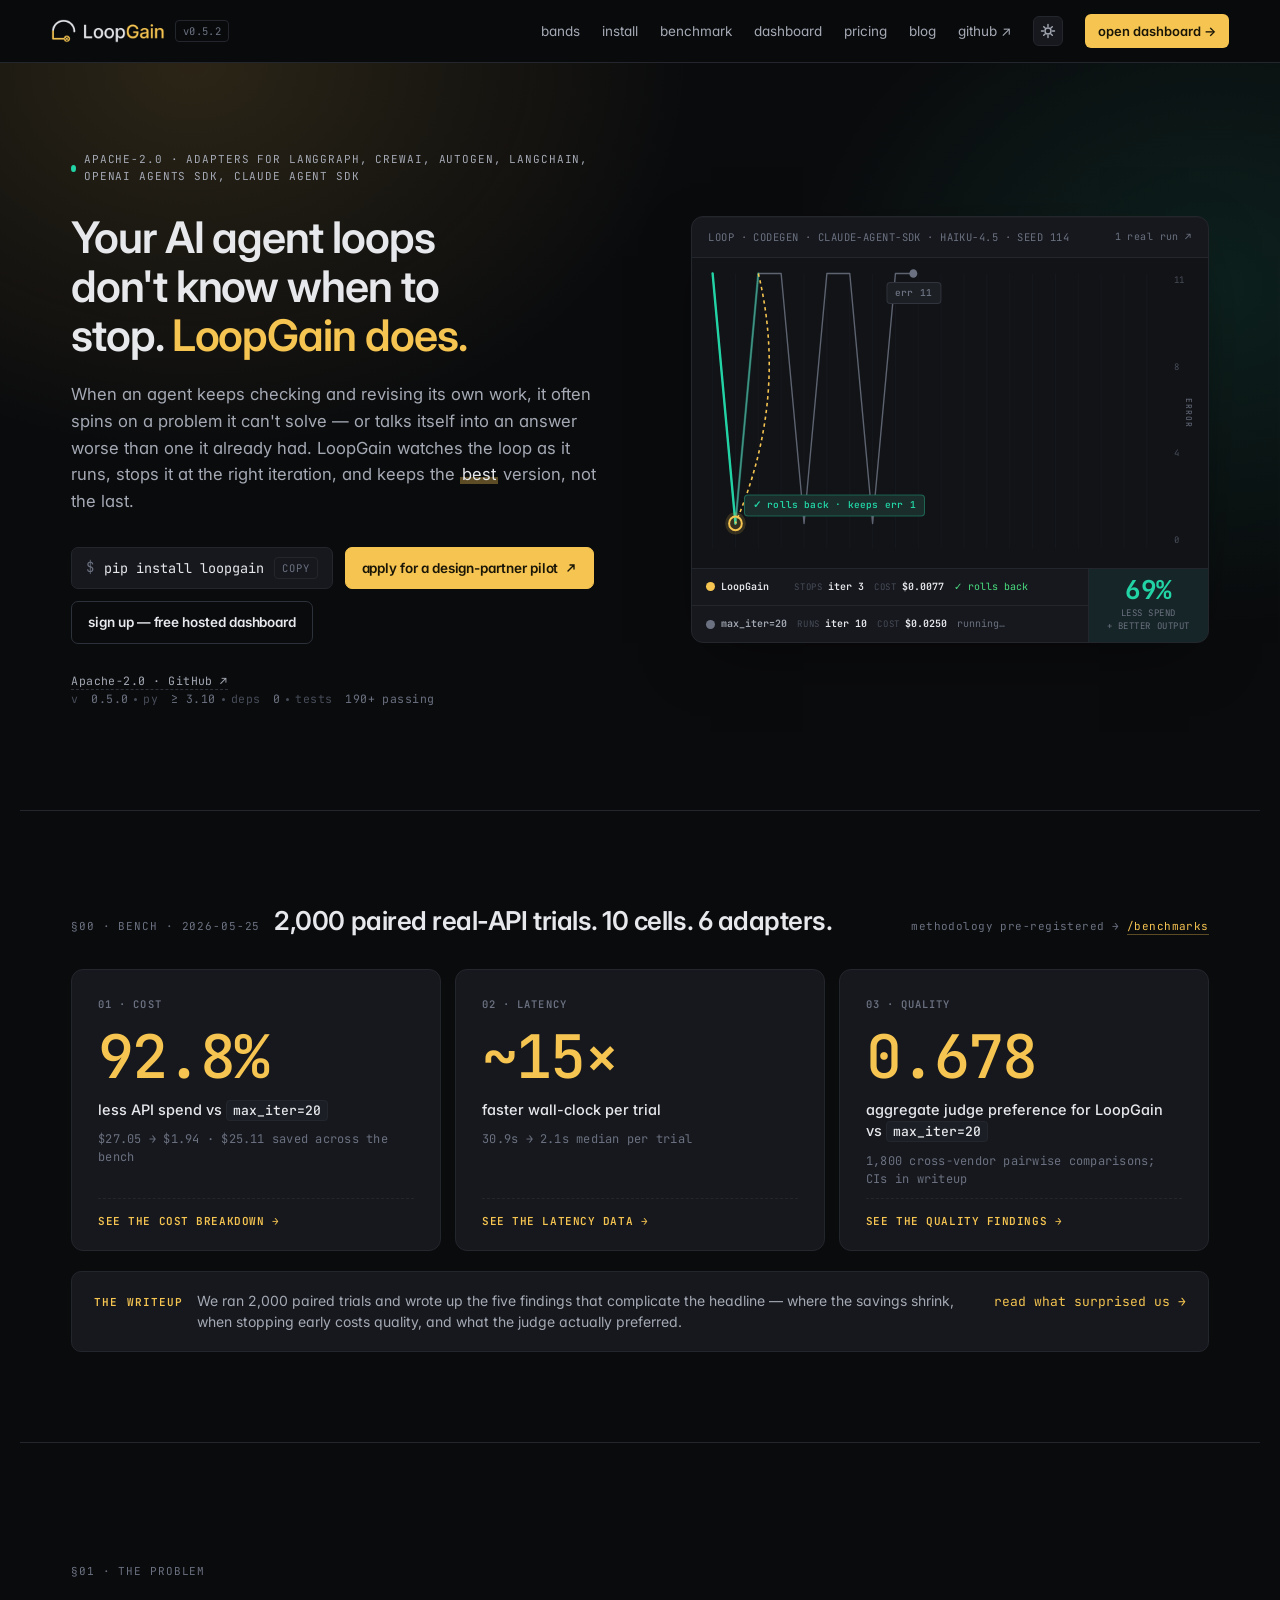
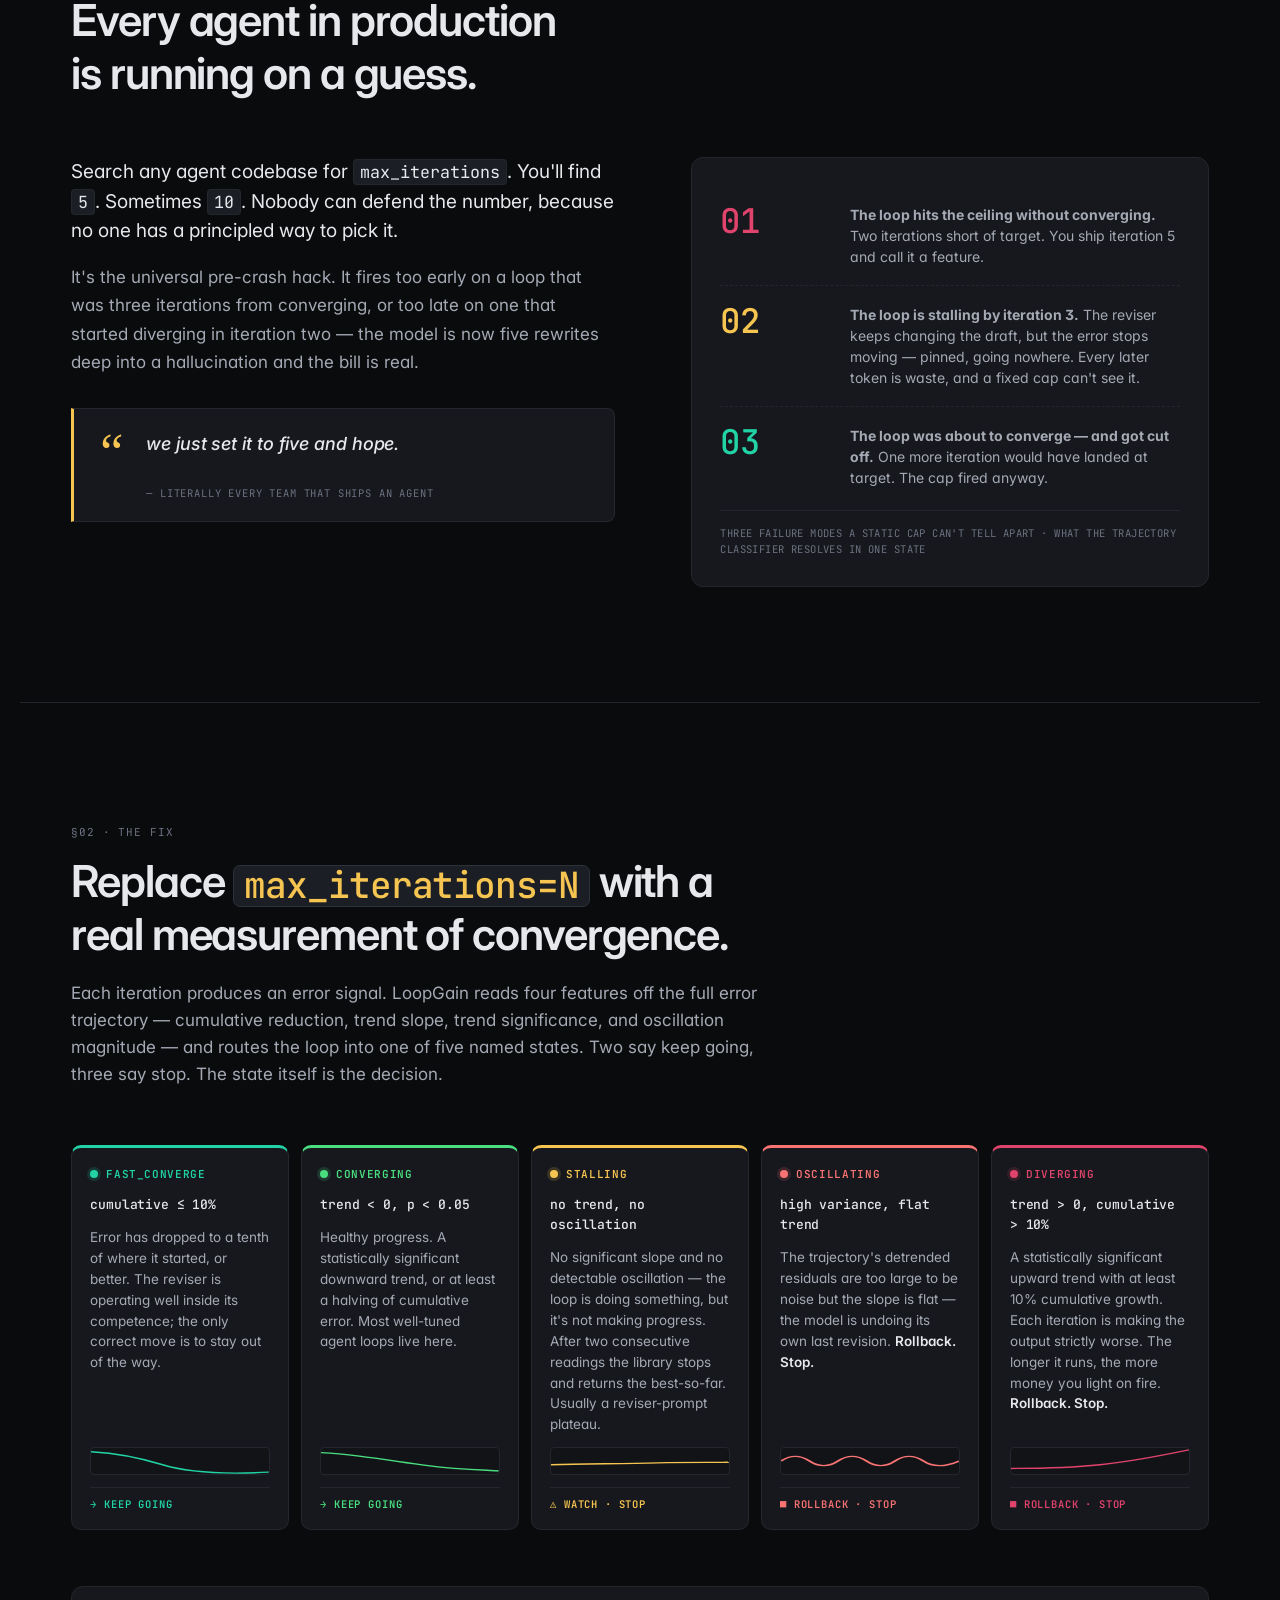
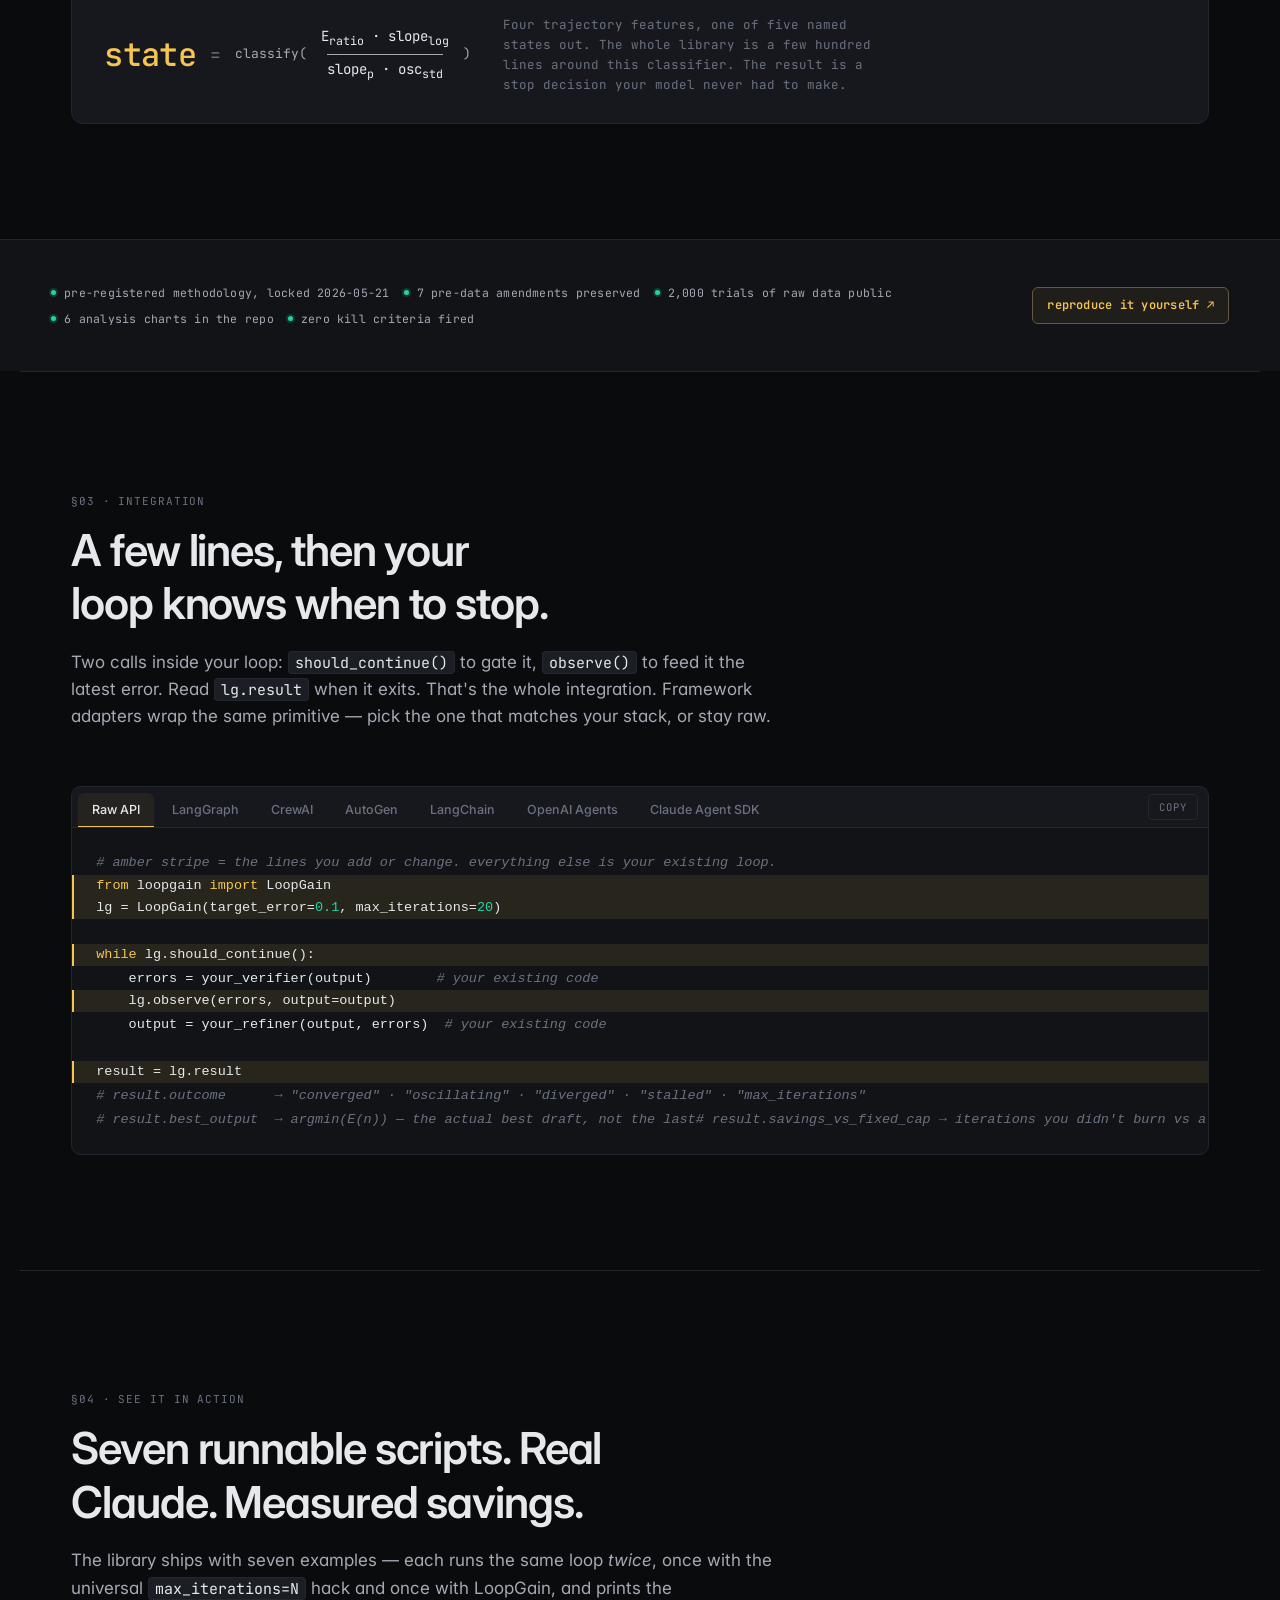
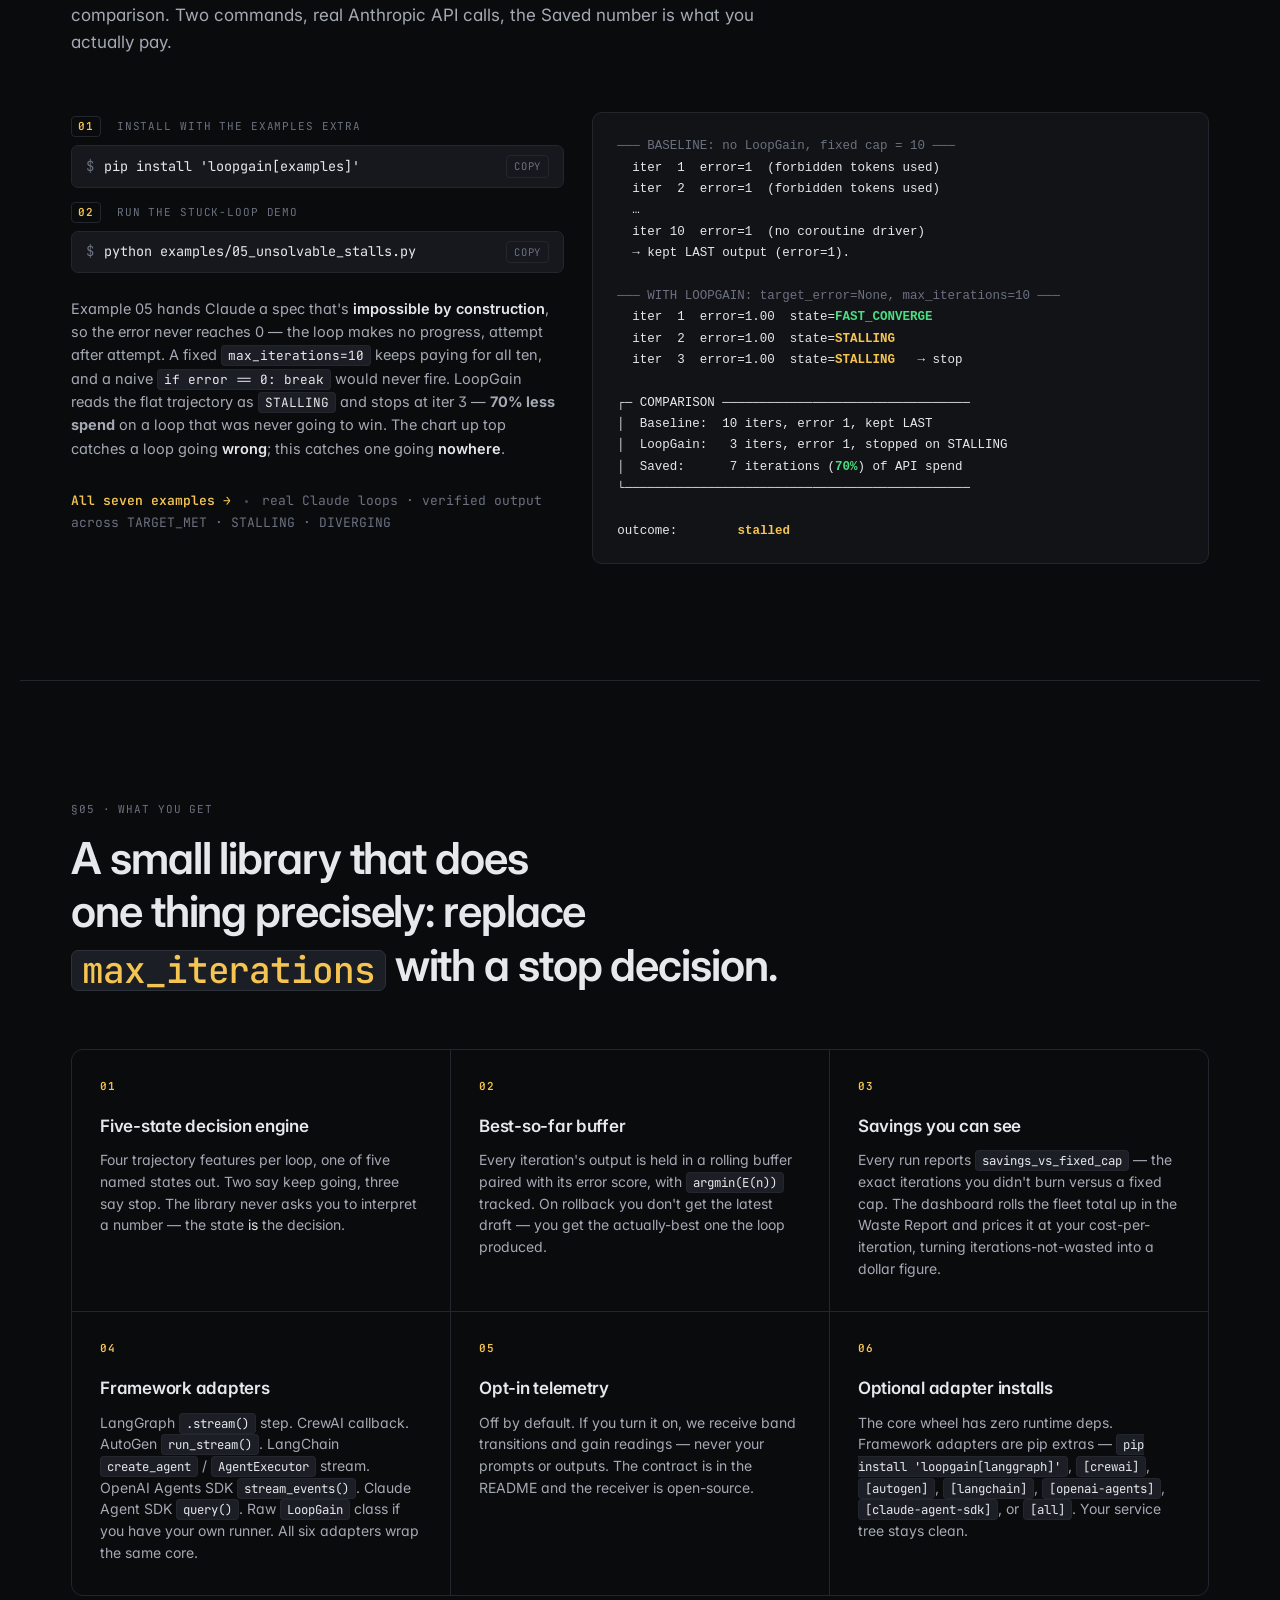
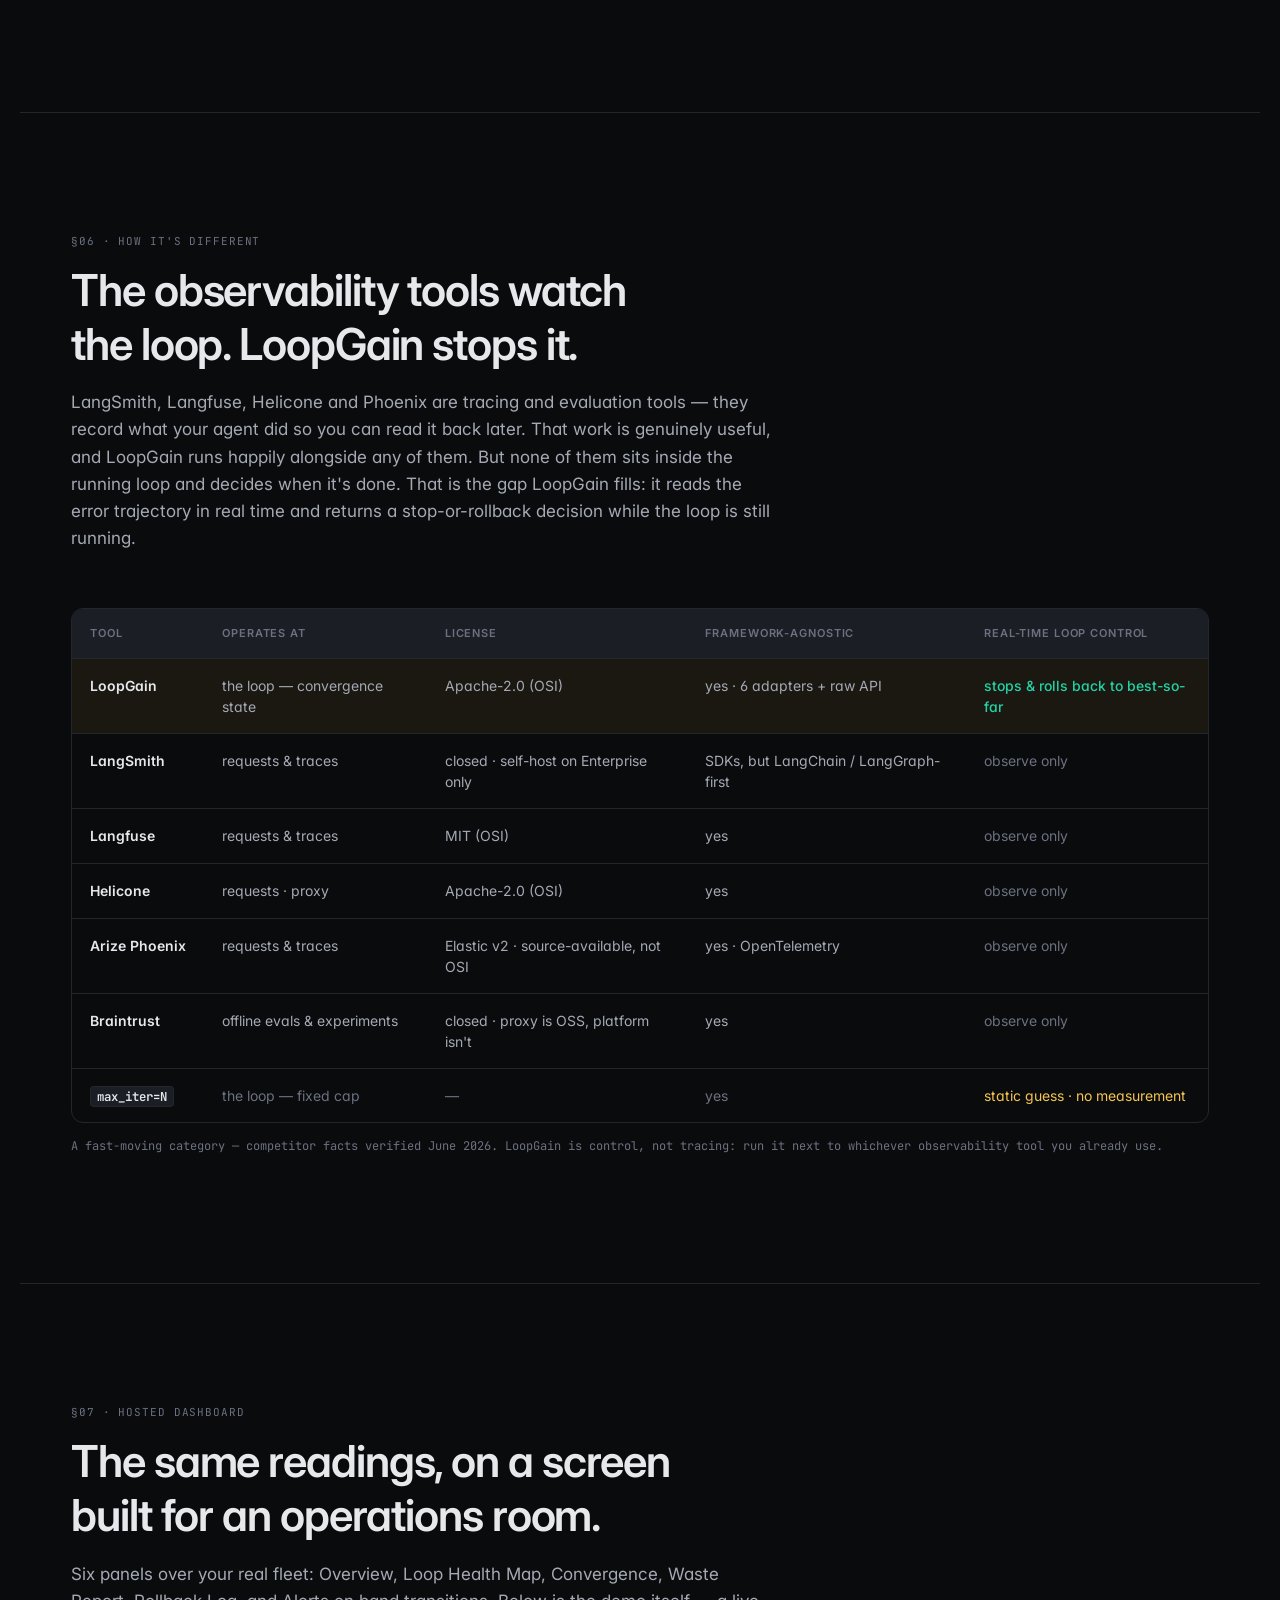
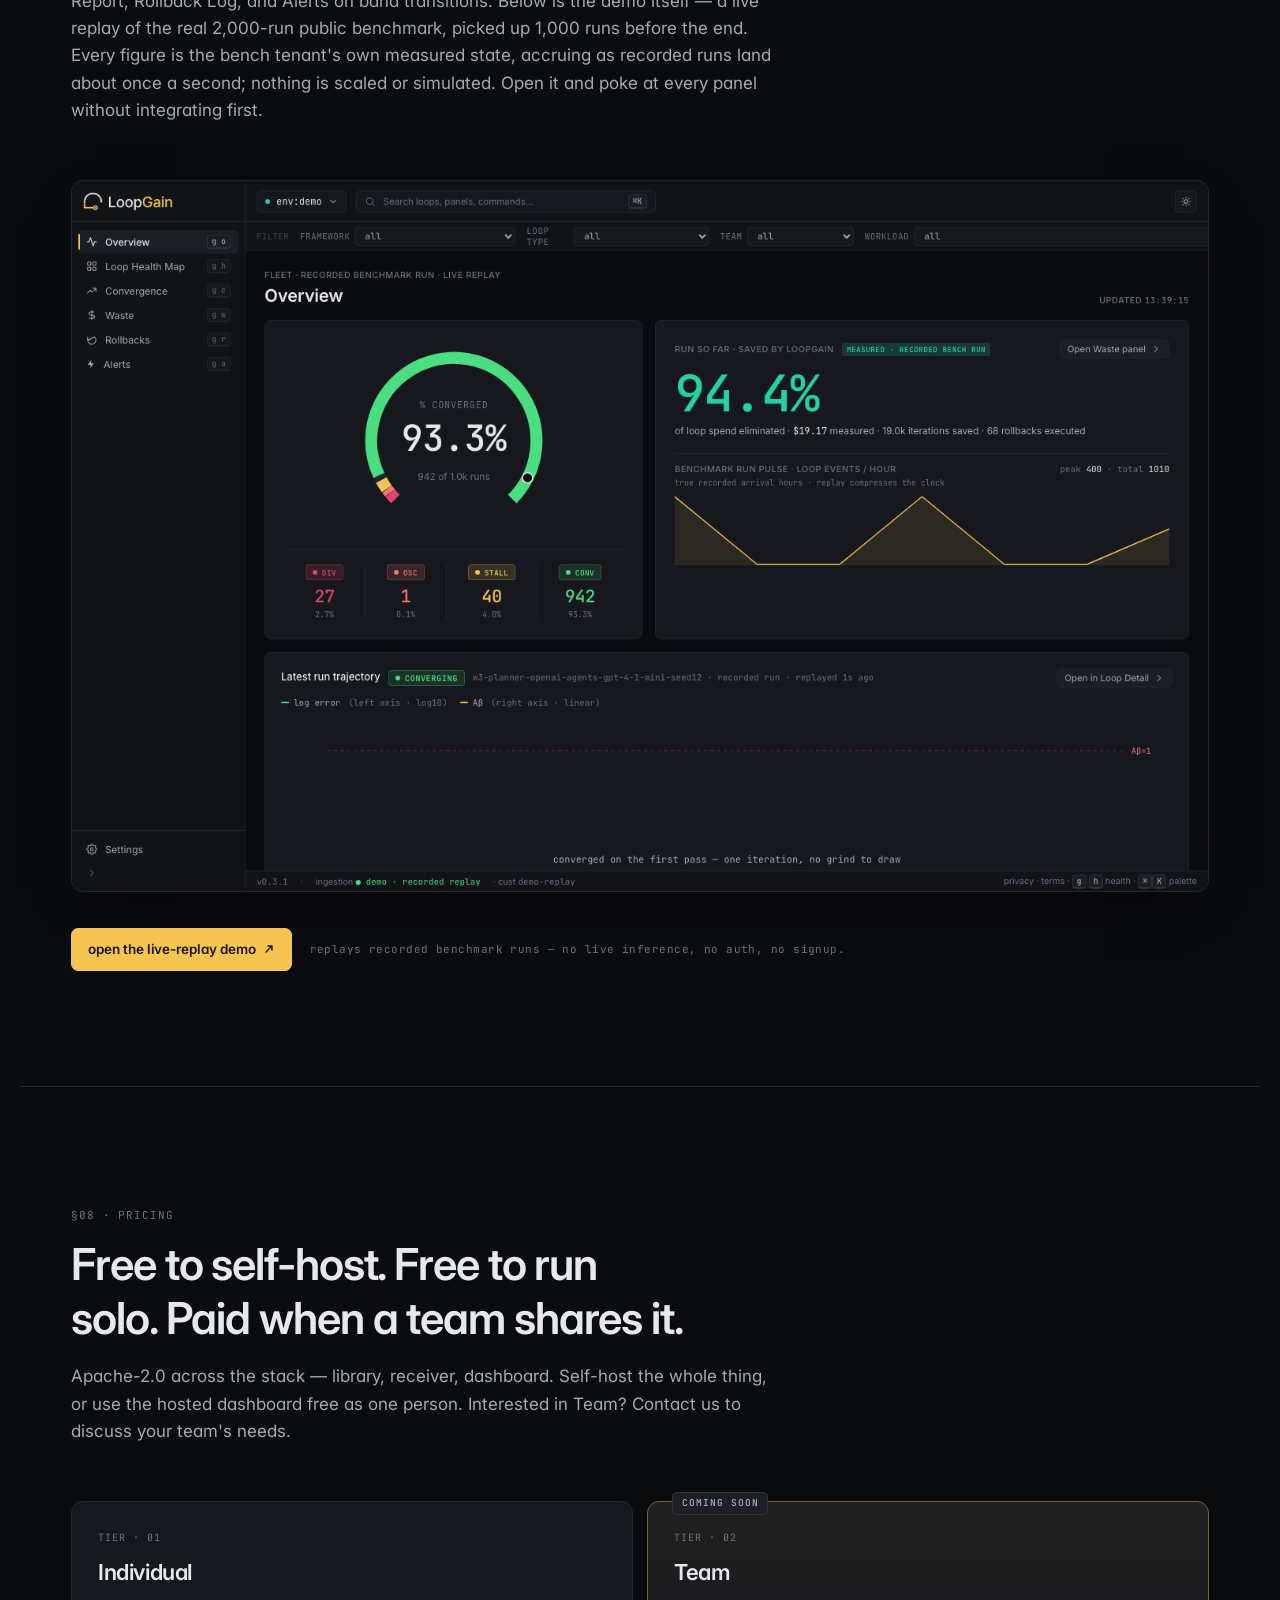
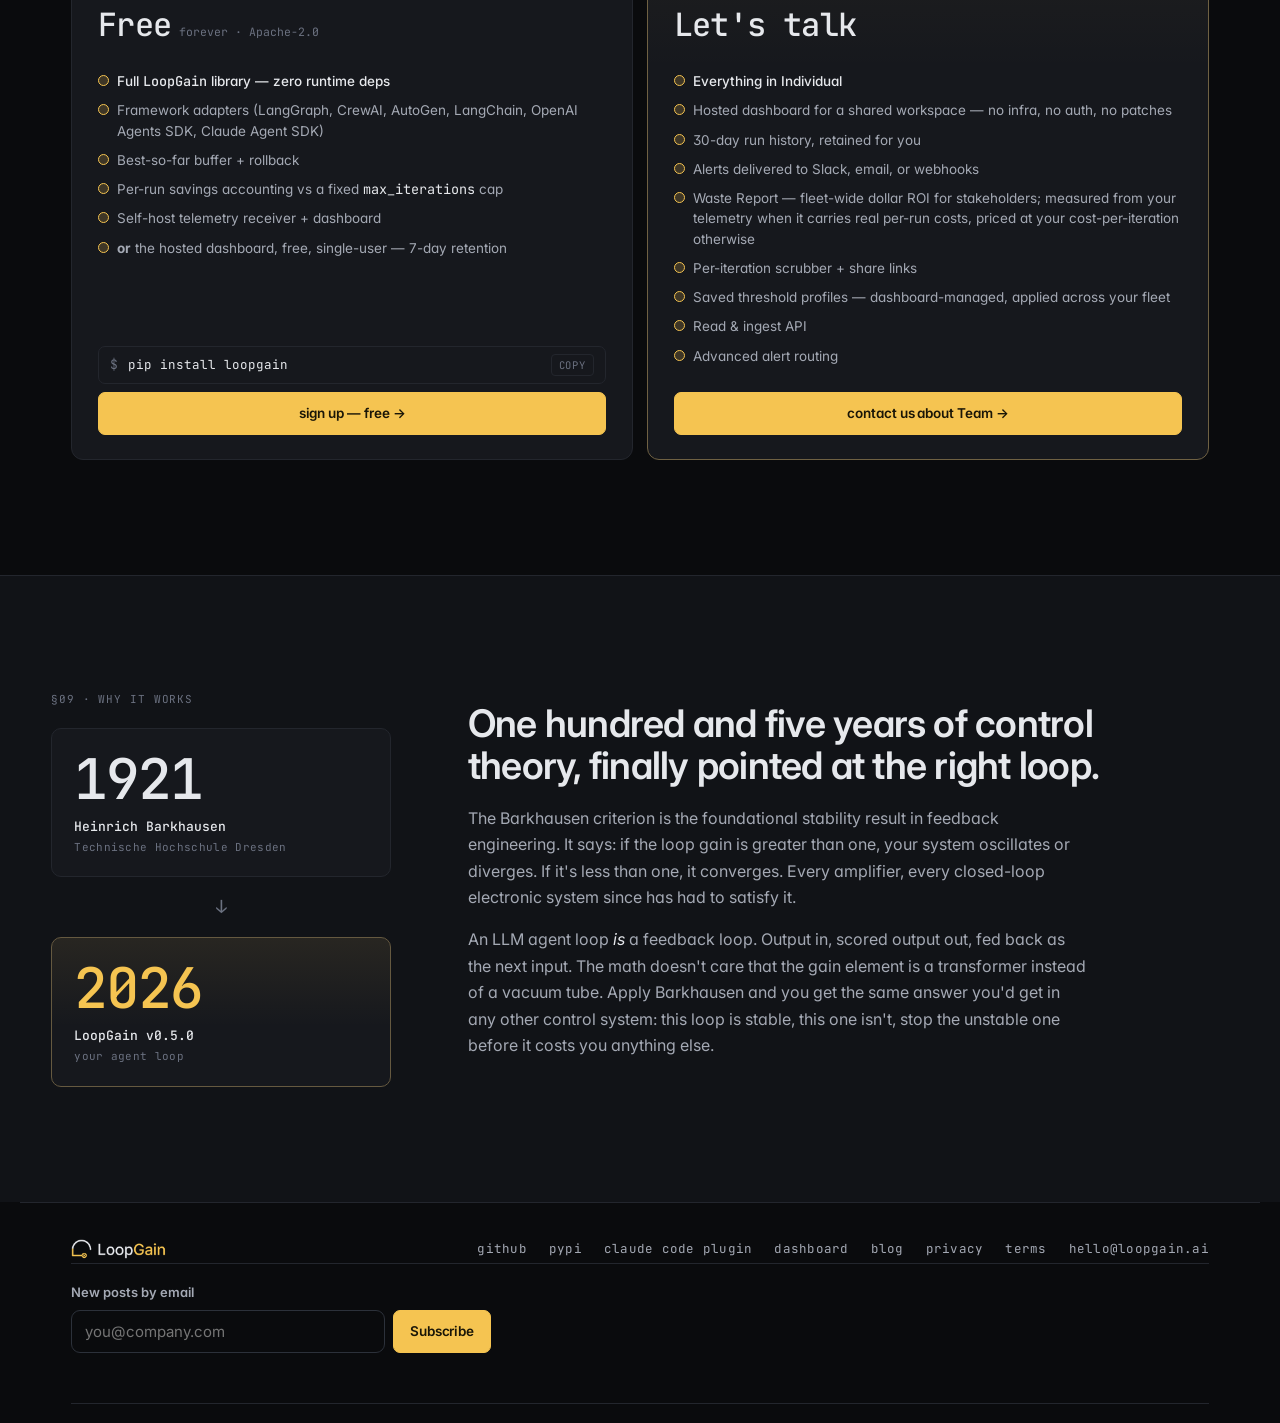
<file: index.html>
<!DOCTYPE html>
<html lang="en" data-theme="dark">
<head>
<meta charset="UTF-8" />
<meta name="viewport" content="width=device-width, initial-scale=1.0" />
<title>LoopGain — cost control for AI agent loops</title>
<meta name="description" content="AI agent loops waste money when they don't know when to stop. LoopGain measures the loop in real time and stops it at the right moment — 92.8% less spend, ~15× faster across 2,000 real trials. Open source, Apache-2.0." />
<meta name="theme-color" content="#0A0B0D" />
<link rel="icon" href="/favicon.ico" sizes="32x32" />
<link rel="icon" type="image/svg+xml" href="/favicon.svg" />
<link rel="apple-touch-icon" href="/apple-touch-icon.png" />
<meta property="og:type" content="website" />
<meta property="og:url" content="https://loopgain.ai/" />
<meta property="og:site_name" content="LoopGain" />
<meta property="og:title" content="LoopGain — cost control for AI agent loops" />
<meta property="og:description" content="AI agent loops waste money when they don't know when to stop. LoopGain measures the loop in real time and stops it at the right moment — 92.8% less spend, ~15× faster across 2,000 real trials. Open source, Apache-2.0." />
<meta property="og:image" content="https://loopgain.ai/og.png" />
<meta property="og:image:width" content="1200" />
<meta property="og:image:height" content="630" />
<meta property="og:image:alt" content="LoopGain — cost control for AI agent loops. 92.8% less spend, ~15× faster across 2,000 real trials." />
<!-- Twitter / X large-image card -->
<meta name="twitter:card" content="summary_large_image" />
<meta name="twitter:site" content="@LoopGainAI" />
<meta name="twitter:creator" content="@LoopGainAI" />
<meta name="twitter:title" content="LoopGain — cost control for AI agent loops" />
<meta name="twitter:description" content="Measure the agent loop in real time, stop at convergence, roll back before it degrades. 92.8% less spend, ~15× faster across 2,000 real trials. Open source, Apache-2.0." />
<meta name="twitter:image" content="https://loopgain.ai/og.png" />
<meta name="twitter:image:alt" content="LoopGain — cost control for AI agent loops." />
<link rel="preconnect" href="https://fonts.googleapis.com" />
<link rel="preconnect" href="https://fonts.gstatic.com" crossorigin />
<link rel="preload" as="style" href="https://fonts.googleapis.com/css2?family=Inter:wght@400;500;600;700&family=JetBrains+Mono:wght@400;500;600;700&display=swap" data-font-css />
<noscript><link href="https://fonts.googleapis.com/css2?family=Inter:wght@400;500;600;700&family=JetBrains+Mono:wght@400;500;600;700&display=swap" rel="stylesheet" /></noscript>
<script src="/fonts.js" defer></script>
<link rel="stylesheet" href="landing.css" />

<!-- Structured data — SoftwareApplication (Schema.org) -->
<script type="application/ld+json">
{
  "@context": "https://schema.org",
  "@type": "SoftwareApplication",
  "name": "LoopGain",
  "applicationCategory": "DeveloperApplication",
  "applicationSubCategory": "AI Observability",
  "operatingSystem": "Python 3.10+",
  "description": "Open-source cost control for AI agent loops: stops each verify-revise loop once it has converged and rolls back before it degrades, instead of running to a fixed max_iterations cap. A Barkhausen-criterion (Aβ) trajectory classifier under the hood. 92.8% cost reduction and ~15× faster wall-clock, measured across 2,000 real-API trials. Framework- and model-agnostic.",
  "softwareVersion": "0.5.0",
  "license": "https://www.apache.org/licenses/LICENSE-2.0",
  "url": "https://loopgain.ai",
  "downloadUrl": "https://pypi.org/project/loopgain/",
  "codeRepository": "https://github.com/loopgain-ai/loopgain",
  "programmingLanguage": "Python",
  "keywords": "AI agent cost control, agent loop cost, token cost reduction, AI agent loops, Barkhausen criterion, loop gain, Aβ, cost controller, LangGraph, CrewAI, AutoGen, LangChain, OpenAI Agents SDK, Claude Agent SDK, ReAct, self-refinement, agentic coding, max_iterations, agent reliability, LLM observability",
  "offers": {
    "@type": "Offer",
    "price": "0",
    "priceCurrency": "USD",
    "description": "Free to self-host. Individual hosted dashboard is free. Team is coming soon; contact us about Team."
  },
  "author": {
    "@type": "Person",
    "name": "David Fitzsimmons"
  }
}
</script>

<!-- Structured data — Organization (Schema.org) -->
<script type="application/ld+json">
{
  "@context": "https://schema.org",
  "@type": "Organization",
  "name": "LoopGain",
  "url": "https://loopgain.ai",
  "logo": "https://loopgain.ai/loopgain-lockup-dark.png",
  "description": "Open-source cost control for AI agent loops — a loop-gain (Aβ) trajectory classifier under the hood.",
  "founder": {
    "@type": "Person",
    "name": "David Fitzsimmons"
  },
  "sameAs": [
    "https://github.com/loopgain-ai",
    "https://pypi.org/project/loopgain/"
  ]
}
</script>
</head>
<body>

<!-- ─── nav ──────────────────────────────────────────────────────────── -->
<header class="nav" data-screen-label="nav">
  <a class="nav-brand" href="#top" aria-label="LoopGain home">
    <img src="/loopgain-lockup-dark-sm.png" alt="LoopGain" class="brand-dark" style="height:24px; width:auto;" />
    <img src="/loopgain-lockup-light-sm.png" alt="LoopGain" class="brand-light" style="height:24px; width:auto;" />
    <span class="nav-version mono" data-lg-version>v0.5.2</span>
  </a>
  <nav class="nav-links" aria-label="primary">
    <a href="#bands">bands</a>
    <a href="#install">install</a>
    <a href="/benchmarks">benchmark</a>
    <a href="#dashboard">dashboard</a>
    <a href="#pricing">pricing</a>
    <a href="/blog/">blog</a>
    <a href="https://github.com/loopgain-ai" rel="noopener">github ↗</a>
    <button class="nav-theme" id="themeToggle" aria-label="Toggle theme" title="Toggle theme">
      <svg width="16" height="16" viewBox="0 0 16 16" aria-hidden="true"><path d="M8 1.5v2M8 12.5v2M3.7 3.7l1.4 1.4M10.9 10.9l1.4 1.4M1.5 8h2M12.5 8h2M3.7 12.3l1.4-1.4M10.9 5.1l1.4-1.4" stroke="currentColor" stroke-width="1.4" stroke-linecap="round" fill="none"/><circle cx="8" cy="8" r="3" stroke="currentColor" stroke-width="1.4" fill="none"/></svg>
    </button>
    <a class="nav-cta" href="https://dashboard.loopgain.ai" rel="noopener">open dashboard →</a>
  </nav>
</header>

<main id="top">

<!-- ─── hero ─────────────────────────────────────────────────────────── -->
<section class="hero" data-screen-label="hero">
  <div class="hero-grid">
    <div class="hero-copy">
      <div class="eyebrow">
        <span class="status-dot"></span>
        <span>Apache-2.0 · adapters for LangGraph, CrewAI, AutoGen, LangChain, OpenAI Agents SDK, Claude Agent SDK</span>
      </div>
      <h1>
        Your AI agent loops don&apos;t know when to stop. <span style="color:var(--accent)">LoopGain does.</span>
      </h1>
      <p class="hero-sub">
        When an agent keeps checking and revising its own work, it often spins on a problem it can&apos;t solve — or talks itself into an answer worse than one it already had. LoopGain watches the loop as it runs, stops it at the right iteration, and keeps the <em>best</em> version, not the last.
      </p>

      <div class="hero-actions">
        <div class="copy-box" data-copy="pip install loopgain" role="button" tabindex="0">
          <span class="copy-prompt mono">$</span>
          <code class="mono">pip install loopgain</code>
          <span class="copy-hint mono">copy</span>
        </div>
        <a class="btn btn-amber" href="mailto:hello&#64;loopgain&#46;ai?subject=Design-partner%20pilot" rel="noopener" data-capture="pilot" data-source="hero">
          apply for a design-partner pilot
          <svg width="12" height="12" viewBox="0 0 12 12" aria-hidden="true"><path d="M3 9 L9 3 M5 3 H9 V7" stroke="currentColor" stroke-width="1.4" fill="none" stroke-linecap="round"/></svg>
        </a>
        <a class="btn btn-ghost" href="https://dashboard.loopgain.ai/signup" rel="noopener">
          sign up — free hosted dashboard
        </a>
      </div>

      <p class="hero-tertiary mono">
        <a href="https://github.com/loopgain-ai/loopgain" rel="noopener">Apache-2.0 · GitHub ↗</a>
      </p>

      <div class="hero-meta mono">
        <span><span class="hm-key">v</span> <span data-lg-version-num>0.5.0</span></span>
        <span class="dot-sep"></span>
        <span><span class="hm-key">py</span> ≥ 3.10</span>
        <span class="dot-sep"></span>
        <span><span class="hm-key">deps</span> 0</span>
        <span class="dot-sep"></span>
        <span><span class="hm-key">tests</span> 190+ passing</span>
      </div>
    </div>

    <!-- ONE real max_iter=20 benchmark run (bench seed 114, claude-agent-sdk · haiku-4.5).
         Shows the MECHANISM — rollback. We draw the one trajectory and show where each stop
         policy lands on it; no second rollout, so the quality gap is the stop rule, not
         run-to-run variance. Attempt 1 is BROKEN (err 11) — a cap-at-1 would ship that.
         Attempt 2 is nearly right (err 1); attempt 3 breaks again (err 11). LoopGain runs 3
         attempts, sees the loop oscillate, stops, and ROLLS BACK to the best it saw (err 1 at
         attempt 2) — an answer the loop had thrown away. The cap keeps oscillating and ships
         its last attempt (err 11) at 20. B20 cost is the real measured cost_usd ($0.0512);
         LoopGain's is the same run's spend through the stop (~$0.0077, 3 of 20 iters). The
         dashed segment is the rollback: LoopGain returns the best, not the last. -->
    <figure class="hero-chart" aria-label="One real max_iterations=20 benchmark run on a coding task, showing rollback. Attempt 1 is broken (error 11) — a cap of one iteration would ship that. Attempt 2 is nearly right (error 1); attempt 3 breaks again. LoopGain runs three attempts, sees the loop oscillate, stops, and rolls back to the best it saw (error 1 at attempt 2) — an answer the loop had already thrown away. The max_iterations=20 cap keeps oscillating and ships its last attempt (error 11) at attempt 20 for $0.0512. LoopGain spent about $0.0077 — three of twenty iterations, 85% less — and recovered a working answer the cap discarded. The difference is the stop rule applied to one run, not a second rollout.">
      <div class="hero-chart-head">
        <span class="mono label">loop · codegen · claude-agent-sdk · haiku-4.5 · seed 114</span>
        <a class="mono hc-realtag" href="/benchmarks">1 real run ↗</a>
      </div>
      <div class="hero-chart-stage">
        <div class="plot-wrap">
          <svg class="hero-chart-svg" viewBox="0 0 600 360" preserveAspectRatio="none" aria-hidden="true">
            <defs>
              <linearGradient id="lgFill" x1="0" y1="0" x2="0" y2="1">
                <stop offset="0%" stop-color="var(--band-fast)" stop-opacity="0.20"/>
                <stop offset="100%" stop-color="var(--band-fast)" stop-opacity="0"/>
              </linearGradient>
            </defs>
            <path class="grid" id="chartGrid" d=""></path>
            <!-- the one real run: per-iteration error, all 20 iters, ends broken -->
            <path id="capSeg" class="hc-baseline" fill="none" d=""></path>
            <!-- LoopGain: the run's observed prefix, then the dashed rollback to best -->
            <path id="lgArea" fill="url(#lgFill)" d=""></path>
            <!-- bold descent (→ best) + desaturated overshoot (the loop's rejected next attempt) -->
            <path id="lgSeg" class="hc-lgline" fill="none" d=""></path>
            <path id="lgOvershoot" class="hc-lgline" fill="none" opacity="0.42" d=""></path>
            <!-- rollback connector: dashed snap-back arc (LoopGain amber) from the stop point to the best -->
            <path id="lgRollback" fill="none" stroke="var(--accent)" stroke-width="2" stroke-dasharray="4 4" opacity="0" d=""></path>
            <!-- LoopGain keep marker (amber) at the best attempt it rolls back to -->
            <circle id="lgStopGlow" r="13" fill="var(--accent)" fill-opacity="0.16" cx="0" cy="0" opacity="0"/>
            <circle id="lgStopRing" r="8" fill="none" stroke="var(--accent)" stroke-width="2.5" cx="0" cy="0" opacity="0"/>
            <!-- moving heads: amber = LoopGain dot, gray = max_iter=20 run -->
            <circle id="lgHead" r="5" fill="var(--accent)" cx="0" cy="0" opacity="0"/>
            <circle id="traceHead" r="5" fill="var(--text-3)" cx="0" cy="0"/>
          </svg>
          <!-- floating chips -->
          <span class="hc-chip hc-chip-lg" id="lgChip">✓ rolls back · keeps err 1</span>
          <span class="hc-chip hc-chip-base" id="capChip">running…</span>
        </div>
        <!-- error axis — the only quantitative axis -->
        <div class="err-axis mono" aria-hidden="true">
          <span>11</span><span>8</span><span>4</span><span>0</span>
          <em>error</em>
        </div>
      </div>
      <!-- Band-state color legend removed 2026-06-05: the hero line is a single
           "loop" color (amber = LoopGain), so a line-color→state key was both
           decorative and misleading (it implied the green line = FAST_CONVERGE,
           but this loop oscillates). The five named states live in the dedicated
           "bands" section further down the page. -->
      <figcaption class="hero-chart-foot mono">
        <div class="hcf-line hcf-lg">
          <span class="hcf-name"><i class="hcf-dot"></i>LoopGain</span>
          <span class="hcf-stat"><span class="hcf-k">stops</span> <b id="lgStopIter">iter 3</b></span>
          <span class="hcf-stat"><span class="hcf-k">cost</span> <b id="lgCost">$0.0077</b></span>
          <span class="hcf-stat hcf-ok" id="lgVerdict">running…</span>
        </div>
        <div class="hcf-line hcf-base">
          <span class="hcf-name"><i class="hcf-dot"></i>max_iter=20</span>
          <span class="hcf-stat"><span class="hcf-k">runs</span> <b id="capIter">iter 20</b></span>
          <span class="hcf-stat"><span class="hcf-k">cost</span> <b id="capCost">$0.0512</b></span>
          <span class="hcf-stat hcf-bad" id="capVerdict">running…</span>
        </div>
        <div class="hcf-saved">
          <span class="hcf-saved-num" id="savedPct">85%</span>
          <span class="hcf-saved-lab">less spend<br>+ better output</span>
        </div>
      </figcaption>
    </figure>
  </div>
</section>

<!-- ─── trifecta (bench evidence below the fold) ─────────────────────── -->
<section class="trifecta-sec" id="bench" data-screen-label="bench-trifecta">
  <div class="trifecta-head">
    <span class="eyebrow mono">§00 · bench · 2026-05-25</span>
    <h2>2,000 paired real-API trials. 10 cells. 6 adapters.</h2>
    <span class="tri-foot mono">methodology pre-registered → <a href="/benchmarks">/benchmarks</a></span>
  </div>
  <div class="trifecta-grid">
    <a class="tri-card" href="/benchmarks#cost">
      <span class="tri-tag">01 · cost</span>
      <span class="tri-big">92.8%</span>
      <span class="tri-label">less API spend vs <code class="mono code-inline">max_iter=20</code></span>
      <span class="tri-detail">$27.05 → $1.94 · $25.11 saved across the bench</span>
      <span class="tri-link">see the cost breakdown →</span>
    </a>
    <a class="tri-card" href="/benchmarks#latency">
      <span class="tri-tag">02 · latency</span>
      <span class="tri-big">~15×</span>
      <span class="tri-label">faster wall-clock per trial</span>
      <span class="tri-detail">30.9s → 2.1s median per trial</span>
      <span class="tri-link">see the latency data →</span>
    </a>
    <a class="tri-card" href="/benchmarks#quality">
      <span class="tri-tag">03 · quality</span>
      <span class="tri-big">0.678</span>
      <span class="tri-label">aggregate judge preference for LoopGain vs <code class="mono code-inline">max_iter=20</code></span>
      <span class="tri-detail">1,800 cross-vendor pairwise comparisons; CIs in writeup</span>
      <span class="tri-link">see the quality findings →</span>
    </a>
  </div>
  <a class="tri-writeup" href="/blog/posts/2000-agent-loop-trials-what-surprised-us/">
    <span class="tw-k mono">the writeup</span>
    <span class="tw-t">We ran 2,000 paired trials and wrote up the five findings that complicate the headline — where the savings shrink, when stopping early costs quality, and what the judge actually preferred.</span>
    <span class="tw-link mono">read what surprised us →</span>
  </a>
</section>

<!-- ─── the problem ──────────────────────────────────────────────────── -->
<section class="prob" id="problem" data-screen-label="problem">
  <div class="section-head">
    <span class="eyebrow mono">§01 · the problem</span>
    <h2>Every agent in production is running on a guess.</h2>
  </div>
  <div class="prob-grid">
    <div class="prob-copy">
      <p>
        Search any agent codebase for <code class="code-inline mono">max_iterations</code>. You'll find <code class="code-inline mono">5</code>.
        Sometimes <code class="code-inline mono">10</code>. Nobody can defend the number, because no one has a principled way to pick it.
      </p>
      <p>
        It's the universal pre-crash hack. It fires too early on a loop that was three iterations from converging, or too late on one that started diverging in iteration two — the model is now five rewrites deep into a hallucination and the bill is real.
      </p>
      <figure class="prob-quote">
        <span class="prob-quote-mark" aria-hidden="true">&ldquo;</span>
        <blockquote class="prob-quote-text">we just set it to five and hope.</blockquote>
        <figcaption class="prob-quote-by mono">— literally every team that ships an agent</figcaption>
      </figure>
    </div>
    <div class="prob-stats">
      <div class="ps-row">
        <div class="ps-num num-mono">01</div>
        <div class="ps-lab"><b>The loop hits the ceiling without converging.</b> Two iterations short of target. You ship iteration 5 and call it a feature.</div>
      </div>
      <div class="ps-row">
        <div class="ps-num num-mono ps-num-stall">02</div>
        <div class="ps-lab"><b>The loop is stalling by iteration 3.</b> The reviser keeps changing the draft, but the error stops moving — pinned, going nowhere. Every later token is waste, and a fixed cap can&apos;t see it.</div>
      </div>
      <div class="ps-row">
        <div class="ps-num num-mono ps-num-fast">03</div>
        <div class="ps-lab"><b>The loop was about to converge — and got cut off.</b> One more iteration would have landed at target. The cap fired anyway.</div>
      </div>
      <p class="ps-foot mono">three failure modes a static cap can&apos;t tell apart · what the trajectory classifier resolves in one state</p>
    </div>
  </div>
</section>

<!-- ─── the five bands ────────────────────────────────────────────────── -->
<section class="bands-sec" id="bands" data-screen-label="bands">
  <div class="section-head">
    <span class="eyebrow mono">§02 · the fix</span>
    <h2>Replace <span class="mono code-inline">max_iterations=N</span> with a real measurement of convergence.</h2>
    <p class="section-sub">
      Each iteration produces an error signal. LoopGain reads four features off the full error trajectory — cumulative reduction, trend slope, trend significance, and oscillation magnitude — and routes the loop into one of five named states. Two say keep going, three say stop. The state itself is the decision.
    </p>
  </div>

  <div class="band-cards">

    <article class="bc bc-fast">
      <header class="bc-head">
        <span class="bc-dot"></span>
        <span class="bc-name mono">FAST_CONVERGE</span>
      </header>
      <div class="bc-range mono">cumulative ≤ 10%</div>
      <p class="bc-desc">Error has dropped to a tenth of where it started, or better. The reviser is operating well inside its competence; the only correct move is to stay out of the way.</p>
      <div class="bc-spark" data-spark="fast" aria-hidden="true"></div>
      <footer class="bc-foot mono"><span>→</span> KEEP GOING</footer>
    </article>

    <article class="bc bc-conv">
      <header class="bc-head">
        <span class="bc-dot"></span>
        <span class="bc-name mono">CONVERGING</span>
      </header>
      <div class="bc-range mono">trend &lt; 0, p &lt; 0.05</div>
      <p class="bc-desc">Healthy progress. A statistically significant downward trend, or at least a halving of cumulative error. Most well-tuned agent loops live here.</p>
      <div class="bc-spark" data-spark="conv" aria-hidden="true"></div>
      <footer class="bc-foot mono"><span>→</span> KEEP GOING</footer>
    </article>

    <article class="bc bc-stall">
      <header class="bc-head">
        <span class="bc-dot"></span>
        <span class="bc-name mono">STALLING</span>
      </header>
      <div class="bc-range mono">no trend, no oscillation</div>
      <p class="bc-desc">No significant slope and no detectable oscillation — the loop is doing something, but it's not making progress. After two consecutive readings the library stops and returns the best-so-far. Usually a reviser-prompt plateau.</p>
      <div class="bc-spark" data-spark="stall" aria-hidden="true"></div>
      <footer class="bc-foot mono"><span>⚠</span> WATCH · STOP</footer>
    </article>

    <article class="bc bc-osc">
      <header class="bc-head">
        <span class="bc-dot"></span>
        <span class="bc-name mono">OSCILLATING</span>
      </header>
      <div class="bc-range mono">high variance, flat trend</div>
      <p class="bc-desc">The trajectory's detrended residuals are too large to be noise but the slope is flat — the model is undoing its own last revision. <b>Rollback. Stop.</b></p>
      <div class="bc-spark" data-spark="osc" aria-hidden="true"></div>
      <footer class="bc-foot mono"><span>■</span> ROLLBACK · STOP</footer>
    </article>

    <article class="bc bc-div">
      <header class="bc-head">
        <span class="bc-dot"></span>
        <span class="bc-name mono">DIVERGING</span>
      </header>
      <div class="bc-range mono">trend &gt; 0, cumulative &gt; 10%</div>
      <p class="bc-desc">A statistically significant upward trend with at least 10% cumulative growth. Each iteration is making the output strictly worse. The longer it runs, the more money you light on fire. <b>Rollback. Stop.</b></p>
      <div class="bc-spark" data-spark="div" aria-hidden="true"></div>
      <footer class="bc-foot mono"><span>■</span> ROLLBACK · STOP</footer>
    </article>

  </div>

  <div class="bands-formula">
    <div class="bf-eq mono" aria-label="trajectory classifier formula">
      <span class="bf-sym">state</span>
      <span class="bf-eq-sign">=</span>
      <span class="bf-smooth">classify(</span>
      <span class="bf-frac">
        <span class="bf-num">E<sub>ratio</sub> · slope<sub>log</sub></span>
        <span class="bf-den">slope<sub>p</sub> · osc<sub>std</sub></span>
      </span>
      <span class="bf-smooth">)</span>
    </div>
    <p class="bf-note mono">
      Four trajectory features, one of five named states out. The whole library is a few hundred lines around this classifier. The result is a stop decision your model never had to make.
    </p>
  </div>
</section>

<!-- ─── trust signals (open-core credibility strip) ──────────────────── -->
<section class="trust-sec" data-screen-label="trust">
  <div class="trust-inner">
    <div class="trust-items">
      <span class="trust-item">pre-registered methodology, locked 2026-05-21</span>
      <span class="trust-item">7 pre-data amendments preserved</span>
      <span class="trust-item">2,000 trials of raw data public</span>
      <span class="trust-item">6 analysis charts in the repo</span>
      <span class="trust-item">zero kill criteria fired</span>
    </div>
    <a class="trust-cta" href="https://github.com/loopgain-ai/loopgain-bench" rel="noopener">
      reproduce it yourself ↗
    </a>
  </div>
</section>

<!-- ─── install / code ────────────────────────────────────────────────── -->
<section class="code-sec" id="install" data-screen-label="install">
  <div class="section-head">
    <span class="eyebrow mono">§03 · integration</span>
    <h2>A few lines, then your loop knows when to stop.</h2>
    <p class="section-sub">
      Two calls inside your loop: <code class="code-inline mono">should_continue()</code> to gate it, <code class="code-inline mono">observe()</code> to feed it the latest error. Read <code class="code-inline mono">lg.result</code> when it exits. That's the whole integration.
      Framework adapters wrap the same primitive — pick the one that matches your stack, or stay raw.
    </p>
  </div>

  <div class="code-tabs" role="tablist" aria-label="Code examples">
    <button class="ct-tab is-active" role="tab" data-tab="raw" aria-selected="true">Raw API</button>
    <button class="ct-tab" role="tab" data-tab="langgraph">LangGraph</button>
    <button class="ct-tab" role="tab" data-tab="crewai">CrewAI</button>
    <button class="ct-tab" role="tab" data-tab="autogen">AutoGen</button>
    <button class="ct-tab" role="tab" data-tab="langchain">LangChain</button>
    <button class="ct-tab" role="tab" data-tab="openai-agents">OpenAI Agents</button>
    <button class="ct-tab" role="tab" data-tab="claude-agent-sdk">Claude Agent SDK</button>
    <span class="ct-spacer"></span>
    <button class="ct-copy mono" id="codeCopy" title="Copy snippet">copy</button>
  </div>

  <div class="code-panels">
    <pre class="code-panel is-active mono" data-panel="raw"><code><span class="tk-com"># amber stripe = the lines you add or change. everything else is your existing loop.</span>
<span class="tk-add"><span class="tk-kw">from</span> loopgain <span class="tk-kw">import</span> LoopGain</span><span class="tk-add">lg = LoopGain(target_error=<span class="tk-num">0.1</span>, max_iterations=<span class="tk-num">20</span>)</span>
<span class="tk-add"><span class="tk-kw">while</span> lg.should_continue():</span>    errors = your_verifier(output)        <span class="tk-com"># your existing code</span>
<span class="tk-add">    lg.observe(errors, output=output)</span>    output = your_refiner(output, errors)  <span class="tk-com"># your existing code</span>

<span class="tk-add">result = lg.result</span><span class="tk-com"># result.outcome      → "converged" · "oscillating" · "diverged" · "stalled" · "max_iterations"</span>
<span class="tk-com"># result.best_output  → argmin(E(n)) — the actual best draft, not the last</span><span class="tk-com"># result.savings_vs_fixed_cap → iterations you didn't burn vs a fixed cap</span>
</code></pre>

    <pre class="code-panel mono" data-panel="langgraph"><code><span class="tk-com"># amber stripe = the lines you add or change. pip install 'loopgain[langgraph]'</span>
<span class="tk-add"><span class="tk-kw">from</span> loopgain <span class="tk-kw">import</span> LoopGain</span><span class="tk-add"><span class="tk-kw">from</span> loopgain.integrations <span class="tk-kw">import</span> LangGraphAdapter</span>
graph = build_verify_revise_graph().compile()
<span class="tk-add">lg = LoopGain(target_error=<span class="tk-num">0.1</span>, max_iterations=<span class="tk-num">20</span>)</span><span class="tk-add">adapter = LangGraphAdapter(
    lg=lg,
    error_fn=<span class="tk-kw">lambda</span> update: len(update.get(<span class="tk-str">"verifier"</span>, {}).get(<span class="tk-str">"errors"</span>, [])),
)</span><span class="tk-add">final_state = adapter.run(graph, {<span class="tk-str">"draft"</span>: initial})</span>
<span class="tk-com"># adapter.stream() yields each step if you want the full trace.</span>
<span class="tk-com"># adapter.arun() / adapter.astream() are the async counterparts.</span>
</code></pre>

    <pre class="code-panel mono" data-panel="crewai"><code><span class="tk-com"># amber stripe = the lines you add or change. pip install 'loopgain[crewai]'</span>
<span class="tk-add"><span class="tk-kw">from</span> loopgain <span class="tk-kw">import</span> LoopGain</span><span class="tk-add"><span class="tk-kw">from</span> loopgain.integrations <span class="tk-kw">import</span> CrewAIAdapter</span>
crew = Crew(agents=[writer_agent, verifier_agent], tasks=[task])
<span class="tk-add">lg = LoopGain(target_error=<span class="tk-num">0.1</span>, max_iterations=<span class="tk-num">20</span>)</span><span class="tk-add">adapter = CrewAIAdapter(
    lg=lg,
    task_error_fn=<span class="tk-kw">lambda</span> task_output: count_failed_checks(task_output.raw),
)</span><span class="tk-add"><span class="tk-kw">with</span> adapter:               <span class="tk-com"># installs callbacks; uninstalls on exit</span></span><span class="tk-add">    adapter.install(crew)</span><span class="tk-add">    result = crew.kickoff()</span>

<span class="tk-com"># Observations land on `lg.result` — same shape as the raw API.</span>
<span class="tk-com"># Existing callbacks you had installed are chained, not clobbered.</span>
</code></pre>

    <pre class="code-panel mono" data-panel="autogen"><code><span class="tk-com"># amber stripe = the lines you add or change. pip install 'loopgain[autogen]'</span>
<span class="tk-kw">from</span> autogen_agentchat.teams <span class="tk-kw">import</span> RoundRobinGroupChat
<span class="tk-add"><span class="tk-kw">from</span> loopgain <span class="tk-kw">import</span> LoopGain</span><span class="tk-add"><span class="tk-kw">from</span> loopgain.integrations <span class="tk-kw">import</span> AutoGenAdapter</span>
team = RoundRobinGroupChat(participants=[generator, verifier])
<span class="tk-add">lg = LoopGain(target_error=<span class="tk-num">0.1</span>, max_iterations=<span class="tk-num">20</span>)</span><span class="tk-add">adapter = AutoGenAdapter(
    lg=lg,
    error_fn=<span class="tk-kw">lambda</span> msg: parse_verifier_score(msg.content),
    observe_sources={<span class="tk-str">"verifier"</span>},      <span class="tk-com"># only verifier drives observe()</span>
)</span><span class="tk-add">result = <span class="tk-kw">await</span> adapter.run(team, task=<span class="tk-str">"draft, verify, revise"</span>)</span>
<span class="tk-com"># Legacy v0.2 ConversableAgent.initiate_chat is not supported.</span>
</code></pre>

    <pre class="code-panel mono" data-panel="langchain"><code><span class="tk-com"># amber stripe = the lines you add or change. pip install 'loopgain[langchain]'</span>
<span class="tk-kw">from</span> langchain.agents <span class="tk-kw">import</span> create_agent
<span class="tk-add"><span class="tk-kw">from</span> loopgain <span class="tk-kw">import</span> LoopGain</span><span class="tk-add"><span class="tk-kw">from</span> loopgain.integrations <span class="tk-kw">import</span> LangChainAdapter</span>
agent = create_agent(model=<span class="tk-str">"gpt-5-nano"</span>, tools=[get_weather])
<span class="tk-add">lg = LoopGain(target_error=<span class="tk-num">0.0</span>, max_iterations=<span class="tk-num">20</span>)</span><span class="tk-add">adapter = LangChainAdapter(
    lg=lg,
    error_fn=<span class="tk-kw">lambda</span> chunk: count_unresolved_tool_calls(chunk),
)</span><span class="tk-add">final = adapter.run(
    agent,
    {<span class="tk-str">"messages"</span>: [{<span class="tk-str">"role"</span>: <span class="tk-str">"user"</span>, <span class="tk-str">"content"</span>: prompt}]},
    stream_mode=<span class="tk-str">"updates"</span>, version=<span class="tk-str">"v2"</span>,
)</span>
<span class="tk-com"># Duck-typed: also drives the legacy AgentExecutor.stream() shape.</span>
</code></pre>

    <pre class="code-panel mono" data-panel="openai-agents"><code><span class="tk-com"># amber stripe = the lines you add or change. pip install 'loopgain[openai-agents]'</span>
<span class="tk-kw">from</span> agents <span class="tk-kw">import</span> Agent
<span class="tk-add"><span class="tk-kw">from</span> loopgain <span class="tk-kw">import</span> LoopGain</span><span class="tk-add"><span class="tk-kw">from</span> loopgain.integrations <span class="tk-kw">import</span> OpenAIAgentsAdapter</span>
agent = Agent(name=<span class="tk-str">"Refiner"</span>, instructions=<span class="tk-str">"..."</span>, tools=[verify_tool])
<span class="tk-add">lg = LoopGain(target_error=<span class="tk-num">0.0</span>, max_iterations=<span class="tk-num">20</span>)</span><span class="tk-add">adapter = OpenAIAgentsAdapter(
    lg=lg,
    error_fn=<span class="tk-kw">lambda</span> event: parse_verifier_failures(event),
)</span><span class="tk-add">result = <span class="tk-kw">await</span> adapter.run(agent, input=<span class="tk-str">"Fix the bug."</span>)</span>
<span class="tk-com"># Defaults to run_item_stream_event; cancels the stream at terminal state.</span>
<span class="tk-com"># adapter.run_sync(...) wraps the async path with asyncio.run.</span>
</code></pre>

    <pre class="code-panel mono" data-panel="claude-agent-sdk"><code><span class="tk-com"># amber stripe = the lines you add or change. pip install 'loopgain[claude-agent-sdk]'</span>
<span class="tk-kw">from</span> claude_agent_sdk <span class="tk-kw">import</span> ClaudeAgentOptions, TextBlock
<span class="tk-add"><span class="tk-kw">from</span> loopgain <span class="tk-kw">import</span> LoopGain</span><span class="tk-add"><span class="tk-kw">from</span> loopgain.integrations <span class="tk-kw">import</span> ClaudeAgentSDKAdapter</span>
<span class="tk-add">lg = LoopGain(target_error=<span class="tk-num">0.0</span>, max_iterations=<span class="tk-num">20</span>)</span><span class="tk-add">adapter = ClaudeAgentSDKAdapter(
    lg=lg,
    error_fn=<span class="tk-kw">lambda</span> msg: count_fail_markers(msg),
)</span><span class="tk-add">result = <span class="tk-kw">await</span> adapter.run(
    prompt=<span class="tk-str">"Write a haiku about feedback loops."</span>,
    options=ClaudeAgentOptions(system_prompt=<span class="tk-str">"Self-verify each draft."</span>),
)</span>
<span class="tk-com"># Default filter: only AssistantMessage reaches error_fn.</span>
<span class="tk-com"># Also accepts message_iterator=client.receive_messages() for ClaudeSDKClient.</span>
</code></pre>
  </div>
</section>

<!-- ─── see it in action ─────────────────────────────────────────────── -->
<section class="proof-sec" id="examples" data-screen-label="proof">
  <div class="section-head">
    <span class="eyebrow mono">§04 · see it in action</span>
    <h2>Seven runnable scripts. Real Claude. Measured savings.</h2>
    <p class="section-sub">
      The library ships with seven examples — each runs the same loop <em>twice</em>, once with the universal <span class="code-inline mono">max_iterations=N</span> hack and once with LoopGain, and prints the comparison. Two commands, real Anthropic API calls, the Saved number is what you actually pay.
    </p>
  </div>

  <div class="proof-grid">
    <div class="proof-cmd">
      <p class="proof-step mono"><span class="proof-step-num">01</span> install with the examples extra</p>
      <div class="copy-box" data-copy="pip install 'loopgain[examples]'" role="button" tabindex="0">
        <span class="copy-prompt mono">$</span>
        <code class="mono">pip install 'loopgain[examples]'</code>
        <span class="copy-hint mono">copy</span>
      </div>
      <p class="proof-step mono"><span class="proof-step-num">02</span> run the stuck-loop demo</p>
      <div class="copy-box" data-copy="python examples/05_unsolvable_stalls.py" role="button" tabindex="0">
        <span class="copy-prompt mono">$</span>
        <code class="mono">python examples/05_unsolvable_stalls.py</code>
        <span class="copy-hint mono">copy</span>
      </div>
      <p class="proof-desc">
        Example 05 hands Claude a spec that's <em>impossible by construction</em>, so the error never reaches 0 — the loop makes no progress, attempt after attempt. A fixed <span class="mono code-inline">max_iterations=10</span> keeps paying for all ten, and a naive <span class="mono code-inline">if error == 0: break</span> would never fire. LoopGain reads the flat trajectory as <span class="mono code-inline">STALLING</span> and stops at iter 3 — <strong>70% less spend</strong> on a loop that was never going to win. The chart up top catches a loop going <em>wrong</em>; this catches one going <em>nowhere</em>.
      </p>
      <p class="proof-foot mono">
        <a href="https://github.com/loopgain-ai/loopgain/tree/main/examples" rel="noopener">All seven examples →</a>
        <span class="dot-sep"></span>
        real Claude loops · verified output across <span class="mono">TARGET_MET · STALLING · DIVERGING</span>
      </p>
    </div>

    <pre class="proof-output mono"><code><span class="tk-com">─── BASELINE: no LoopGain, fixed cap = 10 ───</span>
  iter  1  error=1  (forbidden tokens used)
  iter  2  error=1  (forbidden tokens used)
  …
  iter 10  error=1  (no coroutine driver)
  → kept LAST output (error=1).

<span class="tk-com">─── WITH LOOPGAIN: target_error=None, max_iterations=10 ───</span>
  iter  1  error=1.00  state=<span class="tk-good">FAST_CONVERGE</span>
  iter  2  error=1.00  state=<span class="tk-stall">STALLING</span>
  iter  3  error=1.00  state=<span class="tk-stall">STALLING</span>   → stop

┌─ COMPARISON ─────────────────────────────────
│  Baseline:  10 iters, error 1, kept LAST
│  LoopGain:   3 iters, error 1, stopped on STALLING
│  Saved:      7 iterations (<span class="tk-good">70%</span>) of API spend
└──────────────────────────────────────────────

outcome:        <span class="tk-stall">stalled</span>
</code></pre>
  </div>

</section>

<!-- ─── what you get ─────────────────────────────────────────────────── -->
<section class="feat-sec" data-screen-label="features">
  <div class="section-head">
    <span class="eyebrow mono">§05 · what you get</span>
    <h2>A small library that does one thing precisely: replace <span class="mono code-inline">max_iterations</span> with a stop decision.</h2>
  </div>
  <div class="feat-grid">
    <article class="feat">
      <div class="feat-num mono">01</div>
      <h3>Five-state decision engine</h3>
      <p>Four trajectory features per loop, one of five named states out. Two say keep going, three say stop. The library never asks you to interpret a number — the state <em>is</em> the decision.</p>
    </article>
    <article class="feat">
      <div class="feat-num mono">02</div>
      <h3>Best-so-far buffer</h3>
      <p>Every iteration's output is held in a rolling buffer paired with its error score, with <span class="mono code-inline">argmin(E(n))</span> tracked. On rollback you don't get the latest draft — you get the actually-best one the loop produced.</p>
    </article>
    <article class="feat">
      <div class="feat-num mono">03</div>
      <h3>Savings you can see</h3>
      <p>Every run reports <span class="mono code-inline">savings_vs_fixed_cap</span> — the exact iterations you didn't burn versus a fixed cap. The dashboard rolls the fleet total up in the Waste Report and prices it at your cost-per-iteration, turning iterations-not-wasted into a dollar figure.</p>
    </article>
    <article class="feat">
      <div class="feat-num mono">04</div>
      <h3>Framework adapters</h3>
      <p>LangGraph <span class="mono code-inline">.stream()</span> step. CrewAI callback. AutoGen <span class="mono code-inline">run_stream()</span>. LangChain <span class="mono code-inline">create_agent</span> / <span class="mono code-inline">AgentExecutor</span> stream. OpenAI Agents SDK <span class="mono code-inline">stream_events()</span>. Claude Agent SDK <span class="mono code-inline">query()</span>. Raw <span class="mono code-inline">LoopGain</span> class if you have your own runner. All six adapters wrap the same core.</p>
    </article>
    <article class="feat">
      <div class="feat-num mono">05</div>
      <h3>Opt-in telemetry</h3>
      <p>Off by default. If you turn it on, we receive band transitions and gain readings — never your prompts or outputs. The contract is in the README and the receiver is open-source.</p>
    </article>
    <article class="feat">
      <div class="feat-num mono">06</div>
      <h3>Optional adapter installs</h3>
      <p>The core wheel has zero runtime deps. Framework adapters are pip extras — <span class="mono code-inline">pip install 'loopgain[langgraph]'</span>, <span class="mono code-inline">[crewai]</span>, <span class="mono code-inline">[autogen]</span>, <span class="mono code-inline">[langchain]</span>, <span class="mono code-inline">[openai-agents]</span>, <span class="mono code-inline">[claude-agent-sdk]</span>, or <span class="mono code-inline">[all]</span>. Your service tree stays clean.</p>
    </article>
  </div>
</section>

<!-- ─── how it's different (vs observability) ──────────────────────────── -->
<section class="cmp-sec" id="compare" data-screen-label="compare">
  <div class="section-head">
    <span class="eyebrow mono">§06 · how it's different</span>
    <h2>The observability tools watch the loop. LoopGain stops it.</h2>
    <p class="section-sub">
      LangSmith, Langfuse, Helicone and Phoenix are tracing and evaluation tools — they record what your agent did so you can read it back later. That work is genuinely useful, and LoopGain runs happily alongside any of them. But none of them sits inside the running loop and decides when it's done. That is the gap LoopGain fills: it reads the error trajectory in real time and returns a stop-or-rollback decision while the loop is still running.
    </p>
  </div>

  <div class="cmp-wrap">
    <table class="cmp">
      <thead>
        <tr>
          <th scope="col">Tool</th>
          <th scope="col">Operates at</th>
          <th scope="col">License</th>
          <th scope="col">Framework-agnostic</th>
          <th scope="col">Real-time loop control</th>
        </tr>
      </thead>
      <tbody>
        <tr class="cmp-self">
          <th scope="row">LoopGain</th>
          <td>the loop — convergence state</td>
          <td>Apache-2.0 (OSI)</td>
          <td>yes · 6 adapters + raw API</td>
          <td class="cmp-yes">stops &amp; rolls back to best-so-far</td>
        </tr>
        <tr>
          <th scope="row">LangSmith</th>
          <td>requests &amp; traces</td>
          <td>closed · self-host on Enterprise only</td>
          <td>SDKs, but LangChain / LangGraph-first</td>
          <td class="cmp-no">observe only</td>
        </tr>
        <tr>
          <th scope="row">Langfuse</th>
          <td>requests &amp; traces</td>
          <td>MIT (OSI)</td>
          <td>yes</td>
          <td class="cmp-no">observe only</td>
        </tr>
        <tr>
          <th scope="row">Helicone</th>
          <td>requests · proxy</td>
          <td>Apache-2.0 (OSI)</td>
          <td>yes</td>
          <td class="cmp-no">observe only</td>
        </tr>
        <tr>
          <th scope="row">Arize Phoenix</th>
          <td>requests &amp; traces</td>
          <td>Elastic v2 · source-available, not OSI</td>
          <td>yes · OpenTelemetry</td>
          <td class="cmp-no">observe only</td>
        </tr>
        <tr>
          <th scope="row">Braintrust</th>
          <td>offline evals &amp; experiments</td>
          <td>closed · proxy is OSS, platform isn't</td>
          <td>yes</td>
          <td class="cmp-no">observe only</td>
        </tr>
        <tr class="cmp-baseline">
          <th scope="row"><code class="mono code-inline">max_iter=N</code></th>
          <td>the loop — fixed cap</td>
          <td>—</td>
          <td>yes</td>
          <td class="cmp-warn">static guess · no measurement</td>
        </tr>
      </tbody>
    </table>
  </div>
  <p class="cmp-foot mono">A fast-moving category — competitor facts verified June 2026. LoopGain is control, not tracing: run it next to whichever observability tool you already use.</p>
</section>

<!-- ─── dashboard ────────────────────────────────────────────────────── -->
<section class="dash-sec" id="dashboard" data-screen-label="dashboard">
  <div class="section-head">
    <span class="eyebrow mono">§07 · hosted dashboard</span>
    <h2>The same readings, on a screen built for an operations room.</h2>
    <p class="section-sub">
      Six panels over your real fleet: Overview, Loop Health Map, Convergence, Waste Report, Rollback Log, and Alerts on band transitions. Below is the demo itself — a live replay of the real 2,000-run public benchmark, picked up 1,000 runs before the end. Every figure is the bench tenant's own measured state, accruing as recorded runs land about once a second; nothing is scaled or simulated. Open it and poke at every panel without integrating first.
    </p>
  </div>

  <figure class="dash-shot">
    <img
      src="/dashboard-demo-1440.png"
      srcset="/dashboard-demo-1440.png 1x, /dashboard-demo.png 2x"
      width="1440" height="900"
      alt="LoopGain hosted dashboard replaying the recorded benchmark run mid-flight: a converged-rate gauge at 93.3%, a measured 94.4% of loop spend eliminated, the benchmark run's hourly arrival pulse, and the latest recorded run's trajectory replaying."
      loading="lazy" decoding="async"
    />
  </figure>

  <div class="dash-cta">
    <a class="btn btn-amber" href="https://dashboard.loopgain.ai" rel="noopener">
      open the live-replay demo
      <svg width="12" height="12" viewBox="0 0 12 12" aria-hidden="true"><path d="M3 9 L9 3 M5 3 H9 V7" stroke="currentColor" stroke-width="1.4" fill="none" stroke-linecap="round"/></svg>
    </a>
    <span class="dash-cta-note mono">replays recorded benchmark runs — no live inference, no auth, no signup.</span>
  </div>
</section>

<!-- ─── pricing ──────────────────────────────────────────────────────── -->
<section class="price-sec" id="pricing" data-screen-label="pricing">
  <div class="section-head">
    <span class="eyebrow mono">§08 · pricing</span>
    <h2>Free to self-host. Free to run solo. Paid when a team shares it.</h2>
    <p class="section-sub">
      Apache-2.0 across the stack — library, receiver, dashboard. Self-host the whole thing, or use the hosted dashboard free as one person. Interested in Team? Contact us to discuss your team's needs.
    </p>
  </div>

  <div class="price-cards">

    <article class="pc">
      <header class="pc-head">
        <span class="mono pc-tag">tier · 01</span>
        <h3>Individual</h3>
        <div class="pc-price"><span class="pc-amt mono">Free</span><span class="pc-per mono">forever · Apache-2.0</span></div>
      </header>
      <ul class="pc-list">
        <li>Full <span class="mono">LoopGain</span> library — zero runtime deps</li>
        <li>Framework adapters (LangGraph, CrewAI, AutoGen, LangChain, OpenAI Agents SDK, Claude Agent SDK)</li>
        <li>Best-so-far buffer + rollback</li>
        <li>Per-run savings accounting vs a fixed <span class="mono">max_iterations</span> cap</li>
        <li>Self-host telemetry receiver + dashboard</li>
        <li><strong>or</strong> the hosted dashboard, free, single-user — 7-day retention</li>
      </ul>
      <div class="pc-cta">
        <div class="copy-box copy-box-sm" data-copy="pip install loopgain" role="button" tabindex="0">
          <span class="copy-prompt mono">$</span>
          <code class="mono">pip install loopgain</code>
          <span class="copy-hint mono">copy</span>
        </div>
        <a class="btn btn-amber btn-block" href="https://dashboard.loopgain.ai/signup" rel="noopener">sign up — free →</a>
      </div>
    </article>

    <article class="pc pc-mid pc-soon">
      <header class="pc-head">
        <span class="mono pc-tag">tier · 02</span>
        <h3>Team</h3>
        <div class="pc-price"><span class="pc-amt mono">Let's talk</span></div>
      </header>
      <ul class="pc-list">
        <li>Everything in Individual</li>
        <li>Hosted dashboard for a shared workspace — no infra, no auth, no patches</li>
        <li>30-day run history, retained for you</li>
        <li>Alerts delivered to Slack, email, or webhooks</li>
        <li>Waste Report — fleet-wide dollar ROI for stakeholders; measured from your telemetry when it carries real per-run costs, priced at your cost-per-iteration otherwise</li>
        <li>Per-iteration scrubber + share links</li>
        <li>Saved threshold profiles — dashboard-managed, applied across your fleet</li>
        <li>Read &amp; ingest API</li>
        <li>Advanced alert routing</li>
      </ul>
      <div class="pc-cta">
        <a class="btn btn-amber btn-block" href="mailto:hello&#64;loopgain&#46;ai?subject=LoopGain%20Team%20interest">contact us about Team →</a>
      </div>
    </article>

  </div>
</section>

<!-- ─── why it works ─────────────────────────────────────────────────── -->
<section class="why-sec" data-screen-label="why">
  <div class="why-grid">
    <div class="why-lineage">
      <span class="eyebrow mono">§09 · why it works</span>
      <div class="why-year mono">
        <span class="wy-num">1921</span>
        <span class="wy-name">Heinrich Barkhausen</span>
        <span class="wy-where">Technische Hochschule Dresden</span>
      </div>
      <div class="why-arrow mono">↓</div>
      <div class="why-year mono why-year-now">
        <span class="wy-num">2026</span>
        <span class="wy-name">LoopGain v<span data-lg-version-num>0.5.0</span></span>
        <span class="wy-where">your agent loop</span>
      </div>
    </div>
    <div class="why-copy">
      <h2>One hundred and five years of control theory, finally pointed at the right loop.</h2>
      <p>
        The Barkhausen criterion is the foundational stability result in feedback engineering. It says: if the loop gain is greater than one, your system oscillates or diverges. If it's less than one, it converges. Every amplifier, every closed-loop electronic system since has had to satisfy it.
      </p>
      <p>
        An LLM agent loop <em>is</em> a feedback loop. Output in, scored output out, fed back as the next input. The math doesn't care that the gain element is a transformer instead of a vacuum tube. Apply Barkhausen and you get the same answer you'd get in any other control system: this loop is stable, this one isn't, stop the unstable one before it costs you anything else.
      </p>
    </div>
  </div>
</section>

</main>

<!-- ─── footer ───────────────────────────────────────────────────────── -->
<footer class="foot" data-screen-label="footer">
  <div class="foot-row">
    <a class="foot-brand" href="#top" aria-label="LoopGain home">
      <img src="/loopgain-lockup-dark-sm.png" alt="LoopGain" class="brand-dark" style="height:20px; width:auto;" />
      <img src="/loopgain-lockup-light-sm.png" alt="LoopGain" class="brand-light" style="height:20px; width:auto;" />
    </a>
    <nav class="foot-links mono" aria-label="footer">
      <a href="https://github.com/loopgain-ai" rel="noopener">github</a>
      <a href="https://pypi.org/project/loopgain" rel="noopener">pypi</a>
      <a href="https://github.com/loopgain-ai/loopgain-plugin" rel="noopener">claude code plugin</a>
      <a href="https://dashboard.loopgain.ai" rel="noopener">dashboard</a>
      <a href="/blog/">blog</a>
      <a href="/privacy">privacy</a>
      <a href="/terms">terms</a>
      <a href="mailto:hello&#64;loopgain&#46;ai">hello&#64;loopgain&#46;ai</a>
    </nav>
  </div>
  <div class="foot-row foot-news">
    <form id="newsletterForm" class="news-form">
      <label for="newsEmail" class="news-label">New posts by email</label>
      <div class="news-row">
        <input id="newsEmail" name="email" type="email" required autocomplete="email" placeholder="you&#64;company&#46;com" class="news-input" />
        <input type="text" name="company_website" class="wl-hp" tabindex="-1" autocomplete="off" aria-hidden="true" />
        <button type="submit" class="btn btn-amber news-btn">Subscribe</button>
      </div>
      <div id="newsTurnstile"></div>
      <p class="news-status mono" id="newsStatus" role="status" aria-live="polite"></p>
    </form>
  </div>
  <div class="foot-row foot-row-fine mono">
    <span>© 2026 LoopGain Technologies Inc. · Apache-2.0</span>
    <span class="dot-sep"></span>
    <span>Cost control for AI agent loops</span>
  </div>
</footer>

<!-- ─── waitlist / contact capture dialog ──────────────────────────────
     Progressive enhancement: the CTAs above keep a mailto: fallback; landing.js
     intercepts them and opens this dialog instead (POST → loopgain.ai/api/*). -->
<dialog id="waitlistDialog" class="wl-dialog" aria-labelledby="wlTitle">
  <form id="waitlistForm" class="wl-form">
    <button type="button" class="wl-close" id="wlClose" aria-label="Close">×</button>
    <h3 id="wlTitle" class="wl-title">Join the waitlist</h3>
    <p id="wlSub" class="wl-sub">Paid plans launch soon. Leave your email and we'll tell you the moment it's live.</p>
    <label for="wlEmail" class="wl-label mono">email</label>
    <input id="wlEmail" name="email" type="email" required autocomplete="email" placeholder="you&#64;company&#46;com" class="wl-input" />
    <!-- Individual (free dashboard access) mints a real credential — needs
         explicit terms acceptance + a genuinely separate, optional newsletter
         opt-in. Other lists (team/enterprise/pilot) keep the existing
         implicit-consent .wl-fine text below, unchanged; this block is
         toggled visible only when list === 'individual' (see landing.js). -->
    <div id="wlIndividualExtras" hidden>
      <label class="wl-checkbox">
        <input type="checkbox" id="wlTermsConsent" name="terms_consent" />
        <span>I agree to LoopGain's <a href="/terms" target="_blank" rel="noopener">Terms of Service</a> and to be contacted about my account.</span>
      </label>
      <label class="wl-checkbox">
        <input type="checkbox" id="wlNewsletterOptin" name="newsletter_optin" />
        <span>Also send me product updates and the newsletter (optional)</span>
      </label>
    </div>
    <!-- honeypot: invisible to people, irresistible to bots -->
    <input type="text" name="company_website" class="wl-hp" tabindex="-1" autocomplete="off" aria-hidden="true" />
    <div id="wlTurnstile"></div>
    <button type="submit" class="btn btn-amber btn-block wl-submit">Join the waitlist</button>
    <p class="wl-fine mono" id="wlFine">By joining you agree to be contacted by LoopGain about this. Unsubscribe any time.</p>
    <p class="wl-status mono" id="wlStatus" role="status" aria-live="polite"></p>
  </form>
</dialog>

<script src="landing.js"></script>
<script src="version-sync.js"></script>
<!-- Turnstile bot-check for the capture forms. Explicit render: landing.js
     (loaded synchronously above) defines onloadTurnstileCallback before this
     async script runs. interaction-only appearance = invisible unless a
     challenge is actually required. -->
<script src="https://challenges.cloudflare.com/turnstile/v0/api.js?onload=onloadTurnstileCallback&render=explicit" async defer></script>
</body>
</html>
</file>
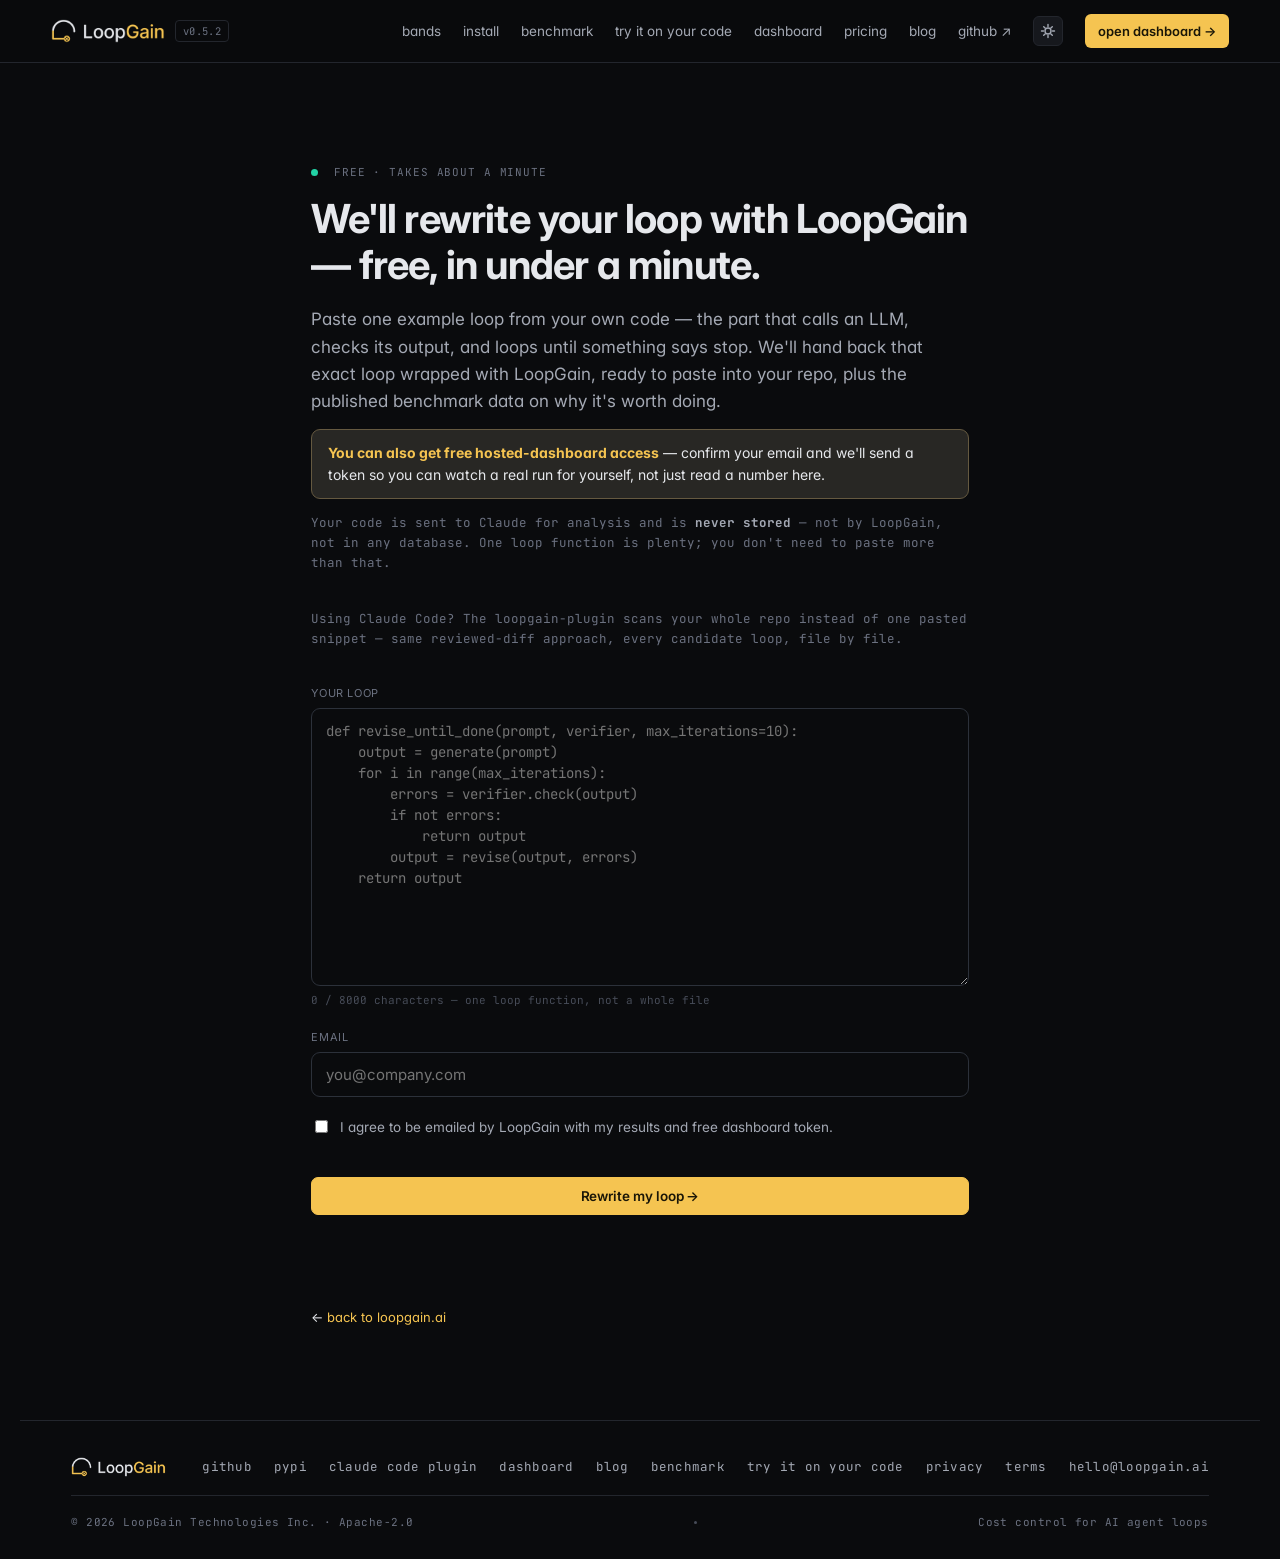
<file: get-code.html>
<!DOCTYPE html>
<html lang="en" data-theme="dark">
<head>
<meta charset="UTF-8" />
<meta name="viewport" content="width=device-width, initial-scale=1.0" />
<title>We'll rewrite your AI agent loop with LoopGain, free — paste your code — LoopGain</title>
<meta name="description" content="Paste an example loop from your own code. We hand back that exact loop, wrapped with LoopGain and ready to paste into your repo — free, in under a minute. Your code is never stored." />
<meta name="theme-color" content="#0A0B0D" />
<meta name="robots" content="index,follow" />
<link rel="icon" href="/favicon.ico" sizes="32x32" />
<link rel="icon" type="image/svg+xml" href="/favicon.svg" />
<link rel="apple-touch-icon" href="/apple-touch-icon.png" />
<link rel="canonical" href="https://loopgain.ai/get-code" />
<meta property="og:title" content="We'll rewrite your AI agent loop with LoopGain — free" />
<meta property="og:description" content="Paste an example loop from your own code — we hand back that exact loop, wrapped with LoopGain and ready to paste into your repo. Free. Your code is never stored." />
<meta property="og:url" content="https://loopgain.ai/get-code" />
<meta property="og:type" content="website" />
<link rel="preconnect" href="https://fonts.googleapis.com" />
<link rel="preconnect" href="https://fonts.gstatic.com" crossorigin />
<link rel="preload" as="style" href="https://fonts.googleapis.com/css2?family=Inter:wght@400;500;600;700&family=JetBrains+Mono:wght@400;500;600;700&display=swap" data-font-css />
<noscript><link href="https://fonts.googleapis.com/css2?family=Inter:wght@400;500;600;700&family=JetBrains+Mono:wght@400;500;600;700&display=swap" rel="stylesheet" /></noscript>
<script src="/fonts.js" defer></script>
<link rel="stylesheet" href="landing.css" />
<link rel="stylesheet" href="get-code.css" />
</head>
<body>

<!-- ─── nav ──────────────────────────────────────────────────────────── -->
<header class="nav" data-screen-label="nav">
  <a class="nav-brand" href="/" aria-label="LoopGain home">
    <img src="/loopgain-lockup-dark-sm.png" alt="LoopGain" class="brand-dark" style="height:24px; width:auto;" />
    <img src="/loopgain-lockup-light-sm.png" alt="LoopGain" class="brand-light" style="height:24px; width:auto;" />
    <span class="nav-version mono" data-lg-version>v0.5.2</span>
  </a>
  <nav class="nav-links" aria-label="primary">
    <a href="/#bands">bands</a>
    <a href="/#install">install</a>
    <a href="/benchmarks">benchmark</a>
    <a href="/get-code" aria-current="page">try it on your code</a>
    <a href="/#dashboard">dashboard</a>
    <a href="/#pricing">pricing</a>
    <a href="/blog/">blog</a>
    <a href="https://github.com/loopgain-ai" rel="noopener">github ↗</a>
    <button class="nav-theme" id="themeToggle" aria-label="Toggle theme" title="Toggle theme">
      <svg width="16" height="16" viewBox="0 0 16 16" aria-hidden="true"><path d="M8 1.5v2M8 12.5v2M3.7 3.7l1.4 1.4M10.9 10.9l1.4 1.4M1.5 8h2M12.5 8h2M3.7 12.3l1.4-1.4M10.9 5.1l1.4-1.4" stroke="currentColor" stroke-width="1.4" stroke-linecap="round" fill="none"/><circle cx="8" cy="8" r="3" stroke="currentColor" stroke-width="1.4" fill="none"/></svg>
    </button>
    <a class="nav-cta" href="https://dashboard.loopgain.ai" rel="noopener">open dashboard →</a>
  </nav>
</header>

<main>
<article class="sc-page">

  <span class="eyebrow mono"><span class="status-dot"></span>&nbsp;free · takes about a minute</span>
  <h1>We'll rewrite your loop with LoopGain — free, in under a minute.</h1>
  <p class="sc-lede">
    Paste one example loop from your own code — the part that calls an LLM, checks its output, and loops until something says stop. We'll hand back that exact loop wrapped with LoopGain, ready to paste into your repo, plus the published benchmark data on why it's worth doing.
  </p>
  <div class="sc-highlight">
    <strong>You can also get free hosted-dashboard access</strong> — confirm your email and we'll send a token so you can watch a real run for yourself, not just read a number here.
  </div>

  <p class="sc-note mono">
    Your code is sent to Claude for analysis and is <strong>never stored</strong> — not by LoopGain, not in any database. One loop function is plenty; you don't need to paste more than that.
  </p>

  <p class="sc-note mono">
    Using Claude Code? The <a href="https://github.com/loopgain-ai/loopgain-plugin" rel="noopener">loopgain-plugin</a> scans your whole repo instead of one pasted snippet — same reviewed-diff approach, every candidate loop, file by file.
  </p>

  <form id="scForm" class="sc-form" novalidate>
    <div class="sc-field">
      <label class="sc-label" for="scCode">Your loop</label>
      <textarea id="scCode" name="code" class="sc-textarea" rows="12" maxlength="8000"
        placeholder="def revise_until_done(prompt, verifier, max_iterations=10):
    output = generate(prompt)
    for i in range(max_iterations):
        errors = verifier.check(output)
        if not errors:
            return output
        output = revise(output, errors)
    return output"
        required></textarea>
      <p class="sc-hint mono"><span id="scCodeCount">0</span> / 8000 characters — one loop function, not a whole file</p>
    </div>

    <div class="sc-field">
      <label class="sc-label" for="scEmail">Email</label>
      <input id="scEmail" name="email" type="email" class="sc-input" placeholder="you@company.com" required />
    </div>

    <label class="sc-consent">
      <input type="checkbox" id="scConsent" name="consent" required />
      <span>I agree to be emailed by LoopGain with my results and free dashboard token.</span>
    </label>

    <!-- Honeypot — hidden from real users, bots often fill every field. -->
    <input type="text" name="company_website" class="wl-hp" tabindex="-1" autocomplete="off" aria-hidden="true" />

    <div id="scTurnstile" class="sc-turnstile"></div>

    <button type="submit" class="btn btn-amber btn-block sc-submit">Rewrite my loop →</button>
    <p id="scStatus" class="sc-status" role="status"></p>
  </form>

  <section id="scResult" class="sc-result" hidden>
    <div id="scResultInner"></div>
  </section>

  <p class="sc-back">← <a href="/">back to loopgain.ai</a></p>
</article>
</main>

<!-- ─── footer ───────────────────────────────────────────────────────── -->
<footer class="foot" data-screen-label="footer">
  <div class="foot-row">
    <a class="foot-brand" href="/" aria-label="LoopGain home">
      <img src="/loopgain-lockup-dark-sm.png" alt="LoopGain" class="brand-dark" style="height:20px; width:auto;" />
      <img src="/loopgain-lockup-light-sm.png" alt="LoopGain" class="brand-light" style="height:20px; width:auto;" />
    </a>
    <nav class="foot-links mono" aria-label="footer">
      <a href="https://github.com/loopgain-ai" rel="noopener">github</a>
      <a href="https://pypi.org/project/loopgain" rel="noopener">pypi</a>
      <a href="https://github.com/loopgain-ai/loopgain-plugin" rel="noopener">claude code plugin</a>
      <a href="https://dashboard.loopgain.ai" rel="noopener">dashboard</a>
      <a href="/blog/">blog</a>
      <a href="/benchmarks">benchmark</a>
      <a href="/get-code">try it on your code</a>
      <a href="/privacy">privacy</a>
      <a href="/terms">terms</a>
      <a href="mailto:hello&#64;loopgain&#46;ai">hello&#64;loopgain&#46;ai</a>
    </nav>
  </div>
  <div class="foot-row foot-row-fine mono">
    <span>© 2026 LoopGain Technologies Inc. · Apache-2.0</span>
    <span class="dot-sep"></span>
    <span>Cost control for AI agent loops</span>
  </div>
</footer>

<script src="landing.js"></script>
<script src="version-sync.js"></script>
<script src="get-code.js"></script>
<script src="https://challenges.cloudflare.com/turnstile/v0/api.js?onload=onloadTurnstileCallbackSC&render=explicit" async defer></script>
</body>
</html>
</file>
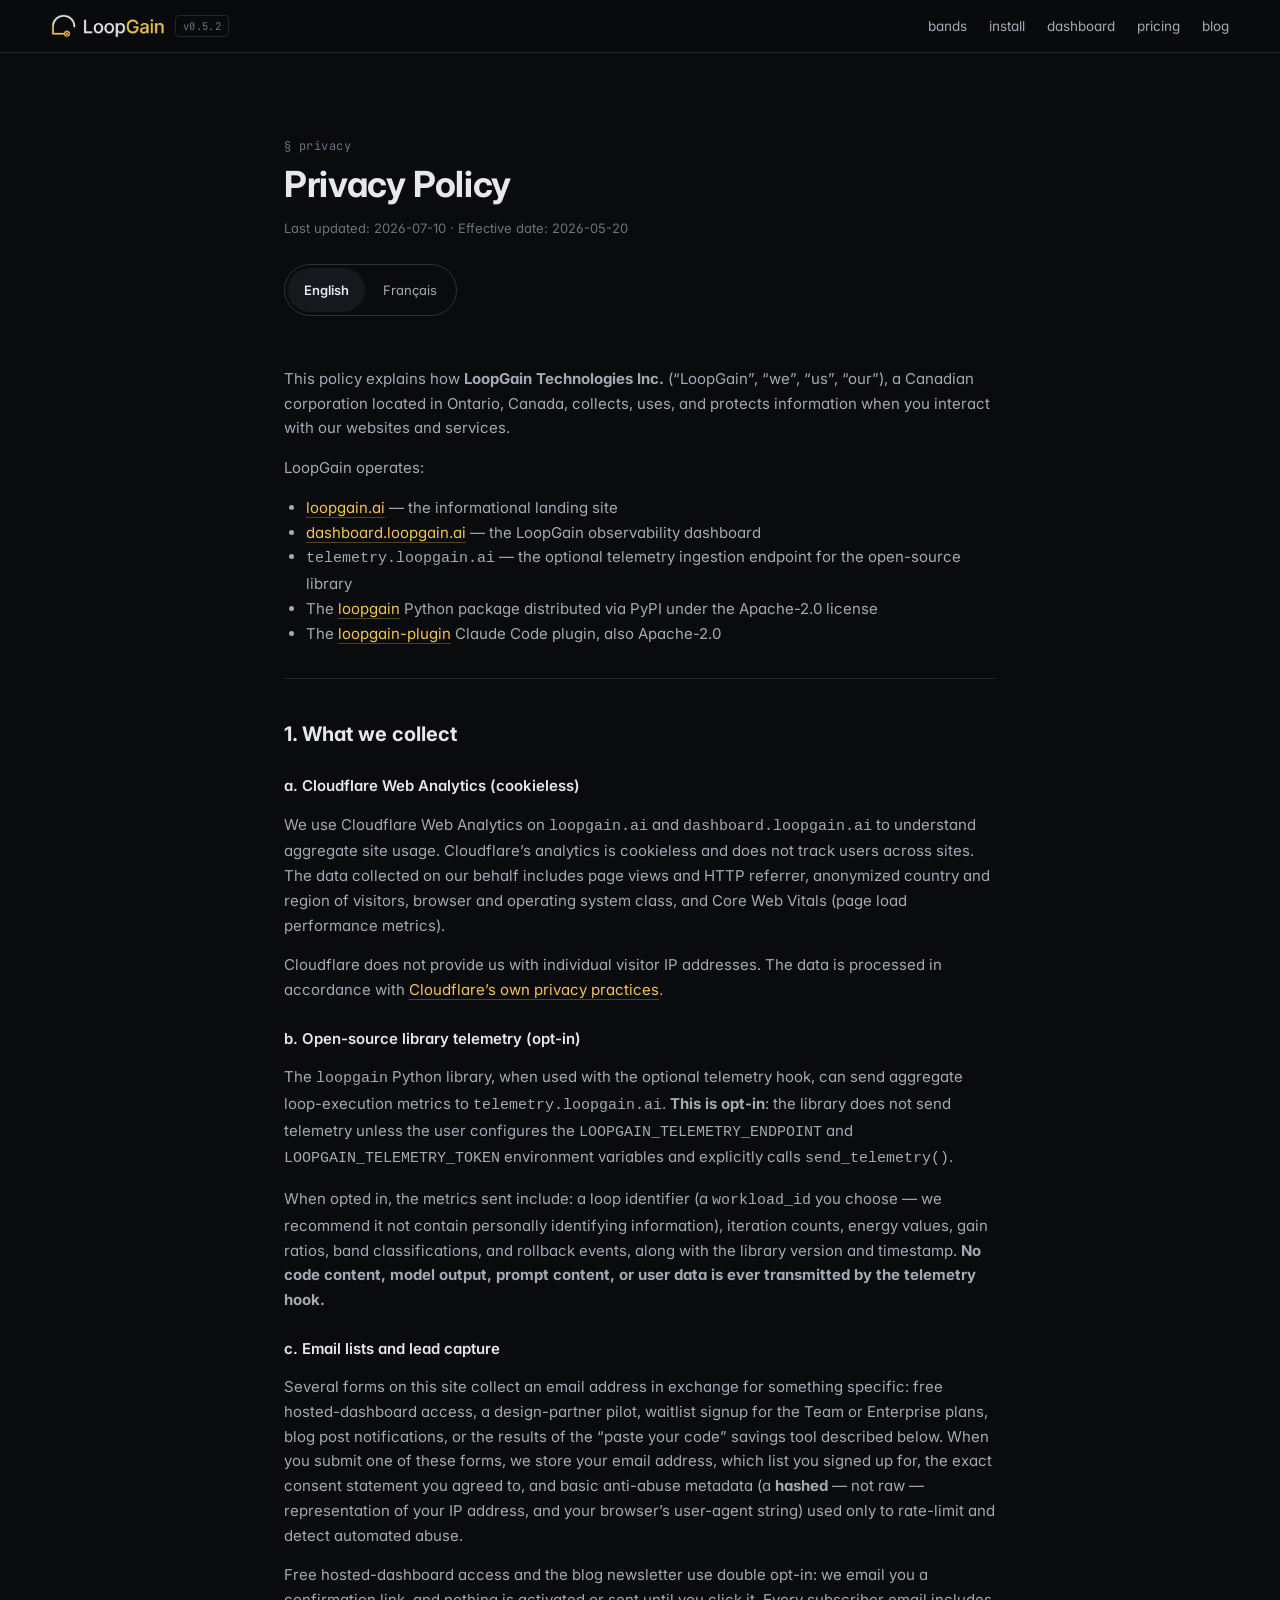
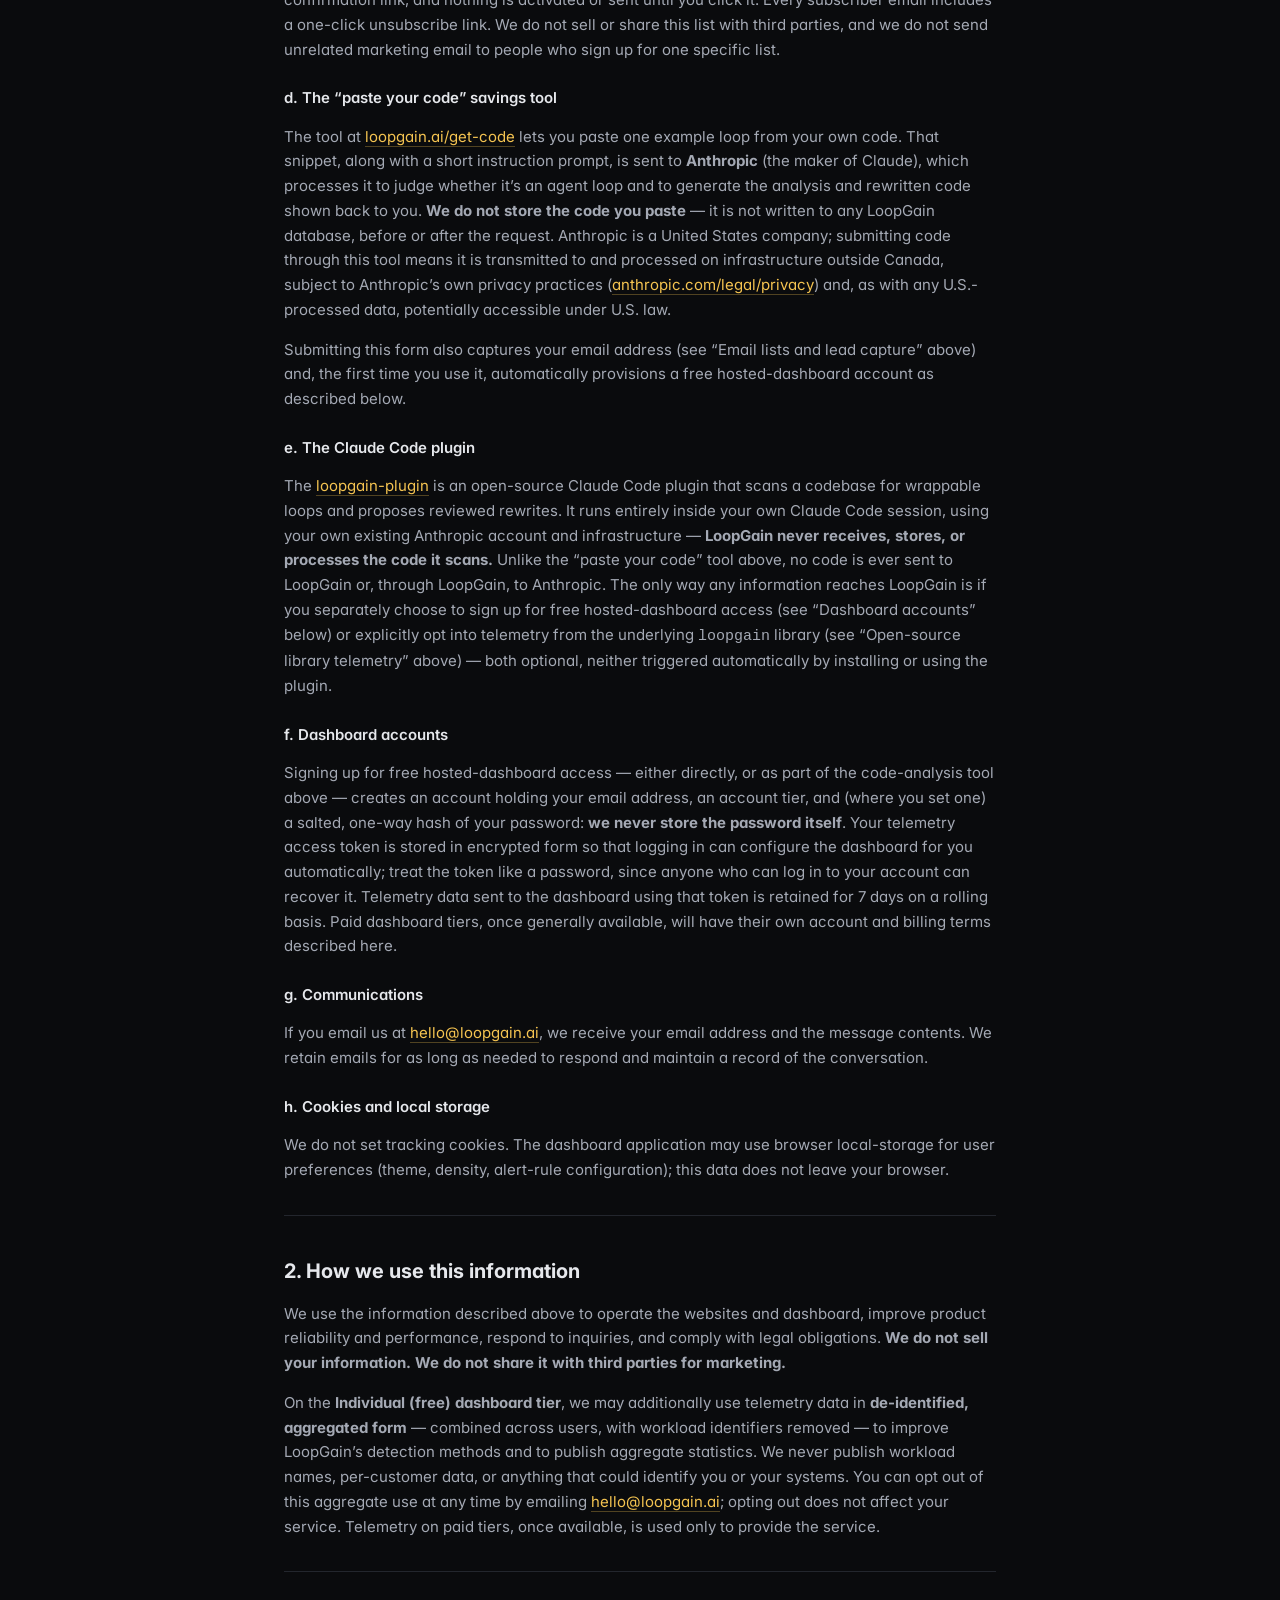
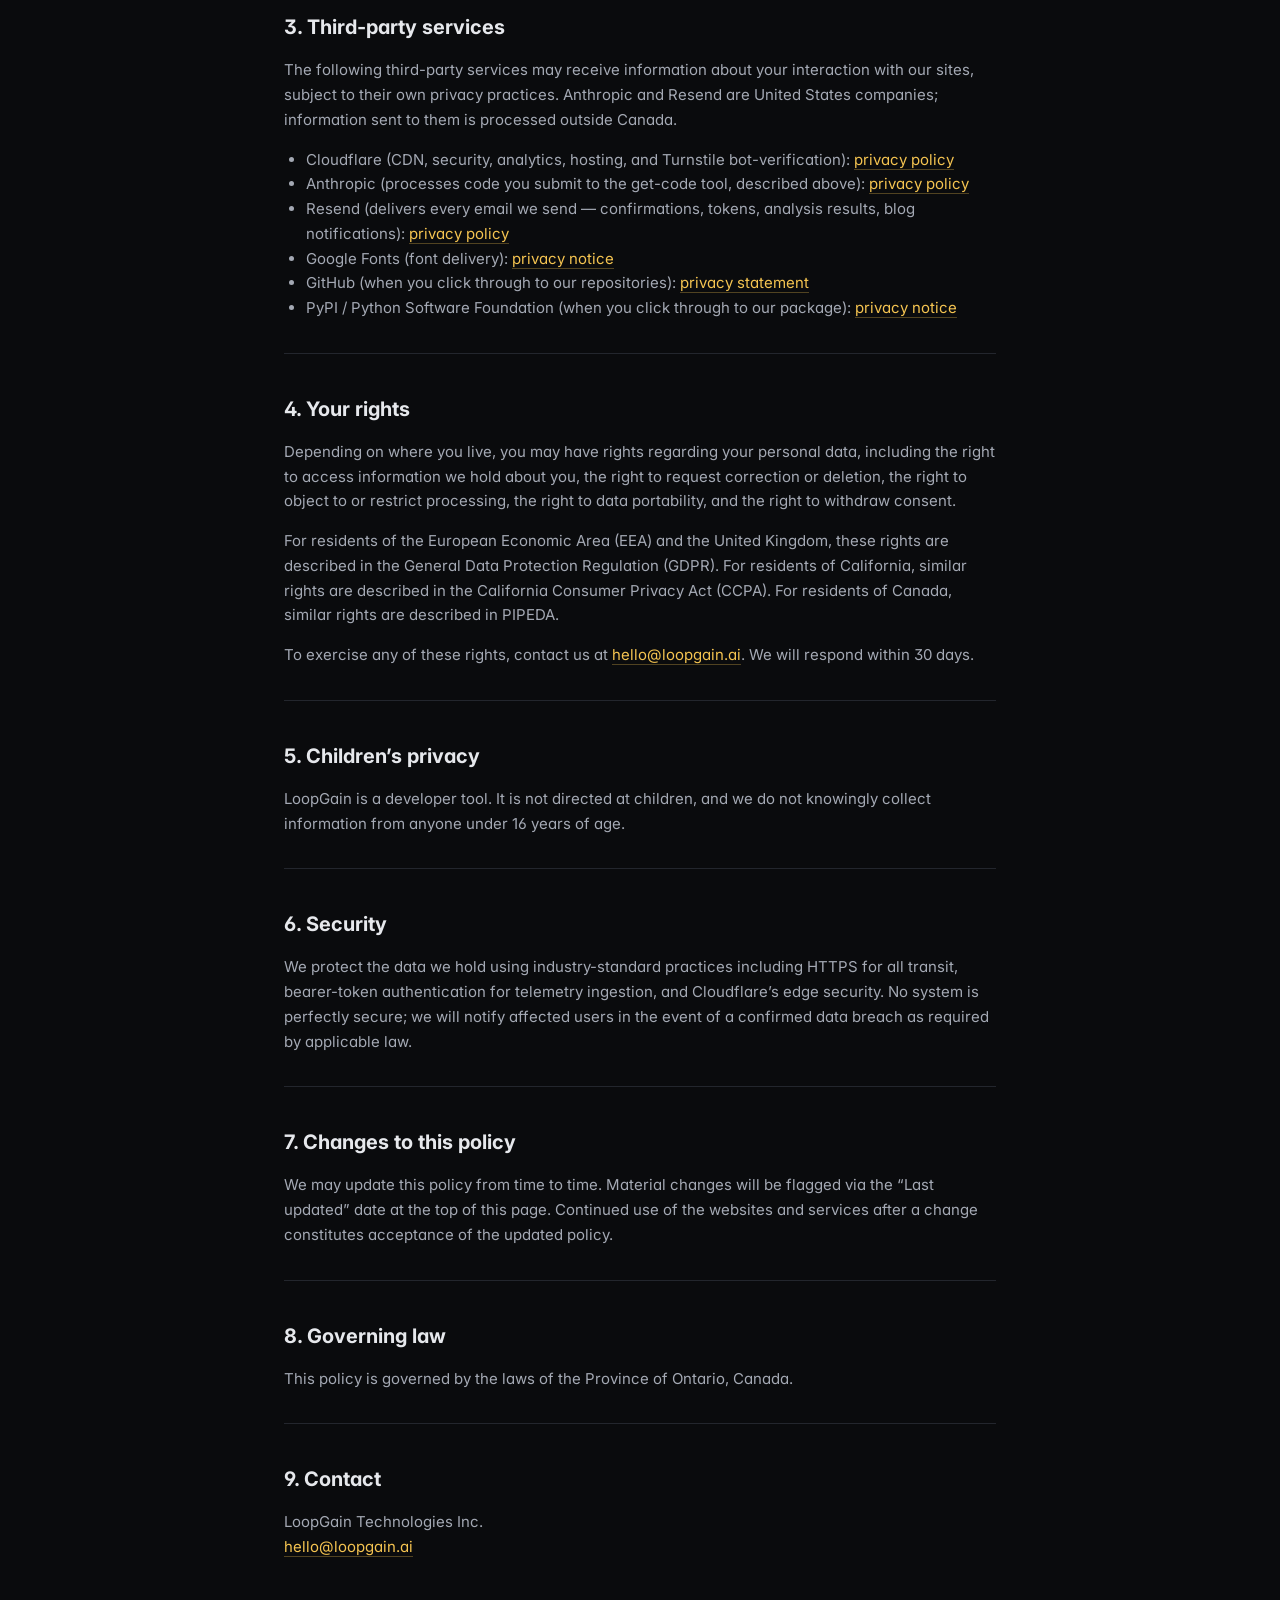
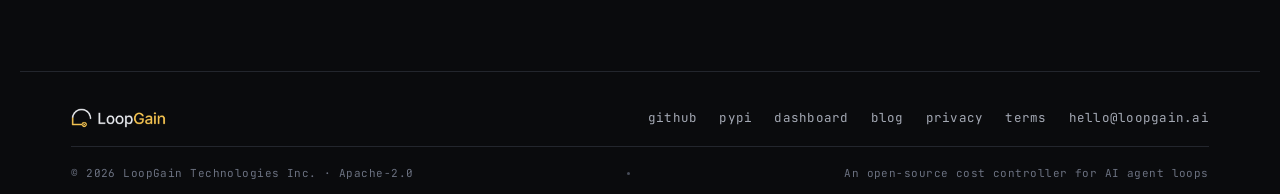
<file: privacy.html>
<!DOCTYPE html>
<html lang="en" data-theme="dark">
<head>
<meta charset="UTF-8" />
<meta name="viewport" content="width=device-width, initial-scale=1.0" />
<title>Privacy Policy — LoopGain</title>
<meta name="description" content="LoopGain privacy policy — what we collect, how we use it, and your rights. Cookieless analytics, opt-in telemetry, no marketing email." />
<meta name="theme-color" content="#0A0B0D" />
<meta name="robots" content="index,follow" />
<link rel="icon" href="/favicon.ico" sizes="32x32" />
<link rel="icon" type="image/svg+xml" href="/favicon.svg" />
<link rel="apple-touch-icon" href="/apple-touch-icon.png" />
<link rel="canonical" href="https://loopgain.ai/privacy" />
<link rel="alternate" hreflang="en" href="https://loopgain.ai/privacy" />
<link rel="alternate" hreflang="fr-CA" href="https://loopgain.ai/fr/privacy" />
<link rel="alternate" hreflang="x-default" href="https://loopgain.ai/privacy" />
<link rel="preconnect" href="https://fonts.googleapis.com" />
<link rel="preconnect" href="https://fonts.gstatic.com" crossorigin />
<link rel="preload" as="style" href="https://fonts.googleapis.com/css2?family=Inter:wght@400;500;600;700&family=JetBrains+Mono:wght@400;500;600;700&display=swap" data-font-css />
<noscript><link href="https://fonts.googleapis.com/css2?family=Inter:wght@400;500;600;700&family=JetBrains+Mono:wght@400;500;600;700&display=swap" rel="stylesheet" /></noscript>
<script src="/fonts.js" defer></script>
<link rel="stylesheet" href="landing.css" />
<style>
  /* Scoped typography for long-form legal prose. */
  .legal-page { max-width: 760px; margin: 0 auto; padding: 80px 24px 96px; color: var(--text-1); }
  .legal-page .legal-eyebrow { font-family: 'JetBrains Mono', monospace; font-size: 12px; color: var(--text-3); letter-spacing: 0.04em; text-transform: lowercase; }
  .legal-page h1 { font-size: 36px; line-height: 1.15; margin: 8px 0 12px; letter-spacing: -0.01em; }
  .legal-page .legal-meta { color: var(--text-3); font-size: 13px; margin-bottom: 40px; }
  .legal-page h2 { font-size: 20px; margin: 40px 0 12px; color: var(--text-1); }
  .legal-page h3 { font-size: 15px; margin: 24px 0 8px; color: var(--text-1); font-weight: 600; }
  .legal-page p, .legal-page li { font-size: 15px; line-height: 1.65; color: var(--text-2); }
  .legal-page ul { padding-left: 22px; margin: 8px 0 16px; }
  .legal-page a { color: var(--accent); text-decoration: none; border-bottom: 1px solid color-mix(in srgb, var(--accent) 30%, transparent); }
  .legal-page a:hover { color: var(--accent-deep); border-bottom-color: var(--accent-deep); }
  .legal-page hr { border: none; border-top: 1px solid var(--border); margin: 32px 0; }
  .legal-page .legal-banner { padding: 14px 18px; border: 1px solid var(--border-2); border-radius: 6px; background: var(--surf-1); margin-bottom: 32px; font-size: 13px; color: var(--text-2); }
.legal-page .lang-switch { display: inline-flex; gap: 2px; margin: -24px 0 36px; padding: 3px; border: 1px solid var(--border-2); border-radius: 999px; }
.legal-page .lang-switch a { display: inline-flex; align-items: center; min-height: 44px; padding: 0 16px; border: 0; border-radius: 999px; color: var(--text-2); font-size: 13px; }
.legal-page .lang-switch a:hover { color: var(--text-1); border: 0; }
.legal-page .lang-switch a[aria-current="page"] { background: var(--surf-1); color: var(--text-1); font-weight: 600; }
</style>
</head>
<body>

<header class="nav" data-screen-label="nav">
  <a class="nav-brand" href="/" aria-label="LoopGain home">
    <img src="/loopgain-lockup-dark-sm.png" alt="LoopGain" class="brand-dark" style="height:24px; width:auto;" />
    <img src="/loopgain-lockup-light-sm.png" alt="LoopGain" class="brand-light" style="height:24px; width:auto;" />
    <span class="nav-version mono" data-lg-version>v0.5.2</span>
  </a>
  <nav class="nav-links" aria-label="primary">
    <a href="/#bands">bands</a>
    <a href="/#install">install</a>
    <a href="/#dashboard">dashboard</a>
    <a href="/#pricing">pricing</a>
    <a href="/blog/">blog</a>
  </nav>
</header>

<main>
  <article class="legal-page">
    <span class="legal-eyebrow">§ privacy</span>
    <h1>Privacy Policy</h1>
    <div class="legal-meta">Last updated: 2026-07-10 · Effective date: 2026-05-20</div>
<nav class="lang-switch" aria-label="Language / Langue"><a href="/privacy" hreflang="en" lang="en" aria-current="page">English</a><a href="/fr/privacy" hreflang="fr-CA" lang="fr-CA">Français</a></nav>

    <p>This policy explains how <strong>LoopGain Technologies Inc.</strong> (&ldquo;LoopGain&rdquo;, &ldquo;we&rdquo;, &ldquo;us&rdquo;, &ldquo;our&rdquo;), a Canadian corporation located in Ontario, Canada, collects, uses, and protects information when you interact with our websites and services.</p>

    <p>LoopGain operates:</p>
    <ul>
      <li><a href="https://loopgain.ai">loopgain.ai</a> — the informational landing site</li>
      <li><a href="https://dashboard.loopgain.ai">dashboard.loopgain.ai</a> — the LoopGain observability dashboard</li>
      <li><code>telemetry.loopgain.ai</code> — the optional telemetry ingestion endpoint for the open-source library</li>
      <li>The <a href="https://pypi.org/project/loopgain/">loopgain</a> Python package distributed via PyPI under the Apache-2.0 license</li>
      <li>The <a href="https://github.com/loopgain-ai/loopgain-plugin">loopgain-plugin</a> Claude Code plugin, also Apache-2.0</li>
    </ul>

    <hr />

    <h2>1. What we collect</h2>

    <h3>a. Cloudflare Web Analytics (cookieless)</h3>
    <p>We use Cloudflare Web Analytics on <code>loopgain.ai</code> and <code>dashboard.loopgain.ai</code> to understand aggregate site usage. Cloudflare&rsquo;s analytics is cookieless and does not track users across sites. The data collected on our behalf includes page views and HTTP referrer, anonymized country and region of visitors, browser and operating system class, and Core Web Vitals (page load performance metrics).</p>
    <p>Cloudflare does not provide us with individual visitor IP addresses. The data is processed in accordance with <a href="https://www.cloudflare.com/privacypolicy/" rel="noopener">Cloudflare&rsquo;s own privacy practices</a>.</p>

    <h3>b. Open-source library telemetry (opt-in)</h3>
    <p>The <code>loopgain</code> Python library, when used with the optional telemetry hook, can send aggregate loop-execution metrics to <code>telemetry.loopgain.ai</code>. <strong>This is opt-in</strong>: the library does not send telemetry unless the user configures the <code>LOOPGAIN_TELEMETRY_ENDPOINT</code> and <code>LOOPGAIN_TELEMETRY_TOKEN</code> environment variables and explicitly calls <code>send_telemetry()</code>.</p>
    <p>When opted in, the metrics sent include: a loop identifier (a <code>workload_id</code> you choose — we recommend it not contain personally identifying information), iteration counts, energy values, gain ratios, band classifications, and rollback events, along with the library version and timestamp. <strong>No code content, model output, prompt content, or user data is ever transmitted by the telemetry hook.</strong></p>

    <h3>c. Email lists and lead capture</h3>
    <p>Several forms on this site collect an email address in exchange for something specific: free hosted-dashboard access, a design-partner pilot, waitlist signup for the Team or Enterprise plans, blog post notifications, or the results of the &ldquo;paste your code&rdquo; savings tool described below. When you submit one of these forms, we store your email address, which list you signed up for, the exact consent statement you agreed to, and basic anti-abuse metadata (a <strong>hashed</strong> — not raw — representation of your IP address, and your browser&rsquo;s user-agent string) used only to rate-limit and detect automated abuse.</p>
    <p>Free hosted-dashboard access and the blog newsletter use double opt-in: we email you a confirmation link, and nothing is activated or sent until you click it. Every subscriber email includes a one-click unsubscribe link. We do not sell or share this list with third parties, and we do not send unrelated marketing email to people who sign up for one specific list.</p>

    <h3>d. The &ldquo;paste your code&rdquo; savings tool</h3>
    <p>The tool at <a href="/get-code">loopgain.ai/get-code</a> lets you paste one example loop from your own code. That snippet, along with a short instruction prompt, is sent to <strong>Anthropic</strong> (the maker of Claude), which processes it to judge whether it&rsquo;s an agent loop and to generate the analysis and rewritten code shown back to you. <strong>We do not store the code you paste</strong> — it is not written to any LoopGain database, before or after the request. Anthropic is a United States company; submitting code through this tool means it is transmitted to and processed on infrastructure outside Canada, subject to Anthropic&rsquo;s own privacy practices (<a href="https://www.anthropic.com/legal/privacy" rel="noopener">anthropic.com/legal/privacy</a>) and, as with any U.S.-processed data, potentially accessible under U.S. law.</p>
    <p>Submitting this form also captures your email address (see &ldquo;Email lists and lead capture&rdquo; above) and, the first time you use it, automatically provisions a free hosted-dashboard account as described below.</p>

    <h3>e. The Claude Code plugin</h3>
    <p>The <a href="https://github.com/loopgain-ai/loopgain-plugin">loopgain-plugin</a> is an open-source Claude Code plugin that scans a codebase for wrappable loops and proposes reviewed rewrites. It runs entirely inside your own Claude Code session, using your own existing Anthropic account and infrastructure — <strong>LoopGain never receives, stores, or processes the code it scans.</strong> Unlike the &ldquo;paste your code&rdquo; tool above, no code is ever sent to LoopGain or, through LoopGain, to Anthropic. The only way any information reaches LoopGain is if you separately choose to sign up for free hosted-dashboard access (see &ldquo;Dashboard accounts&rdquo; below) or explicitly opt into telemetry from the underlying <code>loopgain</code> library (see &ldquo;Open-source library telemetry&rdquo; above) — both optional, neither triggered automatically by installing or using the plugin.</p>

    <h3>f. Dashboard accounts</h3>
    <p>Signing up for free hosted-dashboard access — either directly, or as part of the code-analysis tool above — creates an account holding your email address, an account tier, and (where you set one) a salted, one-way hash of your password: <strong>we never store the password itself</strong>. Your telemetry access token is stored in encrypted form so that logging in can configure the dashboard for you automatically; treat the token like a password, since anyone who can log in to your account can recover it. Telemetry data sent to the dashboard using that token is retained for 7 days on a rolling basis. Paid dashboard tiers, once generally available, will have their own account and billing terms described here.</p>

    <h3>g. Communications</h3>
    <p>If you email us at <a href="mailto:hello&#64;loopgain&#46;ai">hello&#64;loopgain&#46;ai</a>, we receive your email address and the message contents. We retain emails for as long as needed to respond and maintain a record of the conversation.</p>

    <h3>h. Cookies and local storage</h3>
    <p>We do not set tracking cookies. The dashboard application may use browser local-storage for user preferences (theme, density, alert-rule configuration); this data does not leave your browser.</p>

    <hr />

    <h2>2. How we use this information</h2>
    <p>We use the information described above to operate the websites and dashboard, improve product reliability and performance, respond to inquiries, and comply with legal obligations. <strong>We do not sell your information. We do not share it with third parties for marketing.</strong></p>
    <p>On the <strong>Individual (free) dashboard tier</strong>, we may additionally use telemetry data in <strong>de-identified, aggregated form</strong> — combined across users, with workload identifiers removed — to improve LoopGain&rsquo;s detection methods and to publish aggregate statistics. We never publish workload names, per-customer data, or anything that could identify you or your systems. You can opt out of this aggregate use at any time by emailing <a href="mailto:hello&#64;loopgain&#46;ai">hello&#64;loopgain&#46;ai</a>; opting out does not affect your service. Telemetry on paid tiers, once available, is used only to provide the service.</p>

    <hr />

    <h2>3. Third-party services</h2>
    <p>The following third-party services may receive information about your interaction with our sites, subject to their own privacy practices. Anthropic and Resend are United States companies; information sent to them is processed outside Canada.</p>
    <ul>
      <li>Cloudflare (CDN, security, analytics, hosting, and Turnstile bot-verification): <a href="https://www.cloudflare.com/privacypolicy/" rel="noopener">privacy policy</a></li>
      <li>Anthropic (processes code you submit to the get-code tool, described above): <a href="https://www.anthropic.com/legal/privacy" rel="noopener">privacy policy</a></li>
      <li>Resend (delivers every email we send — confirmations, tokens, analysis results, blog notifications): <a href="https://resend.com/legal/privacy-policy" rel="noopener">privacy policy</a></li>
      <li>Google Fonts (font delivery): <a href="https://developers.google.com/fonts/faq/privacy" rel="noopener">privacy notice</a></li>
      <li>GitHub (when you click through to our repositories): <a href="https://docs.github.com/site-policy/privacy-policies/github-privacy-statement" rel="noopener">privacy statement</a></li>
      <li>PyPI / Python Software Foundation (when you click through to our package): <a href="https://www.python.org/privacy/" rel="noopener">privacy notice</a></li>
    </ul>

    <hr />

    <h2>4. Your rights</h2>
    <p>Depending on where you live, you may have rights regarding your personal data, including the right to access information we hold about you, the right to request correction or deletion, the right to object to or restrict processing, the right to data portability, and the right to withdraw consent.</p>
    <p>For residents of the European Economic Area (EEA) and the United Kingdom, these rights are described in the General Data Protection Regulation (GDPR). For residents of California, similar rights are described in the California Consumer Privacy Act (CCPA). For residents of Canada, similar rights are described in PIPEDA.</p>
    <p>To exercise any of these rights, contact us at <a href="mailto:hello&#64;loopgain&#46;ai">hello&#64;loopgain&#46;ai</a>. We will respond within 30 days.</p>

    <hr />

    <h2>5. Children&rsquo;s privacy</h2>
    <p>LoopGain is a developer tool. It is not directed at children, and we do not knowingly collect information from anyone under 16 years of age.</p>

    <hr />

    <h2>6. Security</h2>
    <p>We protect the data we hold using industry-standard practices including HTTPS for all transit, bearer-token authentication for telemetry ingestion, and Cloudflare&rsquo;s edge security. No system is perfectly secure; we will notify affected users in the event of a confirmed data breach as required by applicable law.</p>

    <hr />

    <h2>7. Changes to this policy</h2>
    <p>We may update this policy from time to time. Material changes will be flagged via the &ldquo;Last updated&rdquo; date at the top of this page. Continued use of the websites and services after a change constitutes acceptance of the updated policy.</p>

    <hr />

    <h2>8. Governing law</h2>
    <p>This policy is governed by the laws of the Province of Ontario, Canada.</p>

    <hr />

    <h2>9. Contact</h2>
    <p>LoopGain Technologies Inc.<br />
    <a href="mailto:hello&#64;loopgain&#46;ai">hello&#64;loopgain&#46;ai</a></p>

  </article>
</main>

<footer class="foot" data-screen-label="footer">
  <div class="foot-row">
    <a class="foot-brand" href="/" aria-label="LoopGain home">
      <img src="/loopgain-lockup-dark-sm.png" alt="LoopGain" class="brand-dark" style="height:20px; width:auto;" />
      <img src="/loopgain-lockup-light-sm.png" alt="LoopGain" class="brand-light" style="height:20px; width:auto;" />
    </a>
    <nav class="foot-links mono" aria-label="footer">
      <a href="https://github.com/loopgain-ai" rel="noopener">github</a>
      <a href="https://pypi.org/project/loopgain" rel="noopener">pypi</a>
      <a href="https://dashboard.loopgain.ai" rel="noopener">dashboard</a>
      <a href="/blog/">blog</a>
      <a href="/privacy">privacy</a>
      <a href="/terms">terms</a>
      <a href="mailto:hello&#64;loopgain&#46;ai">hello&#64;loopgain&#46;ai</a>
    </nav>
  </div>
  <div class="foot-row foot-row-fine mono">
    <span>&copy; 2026 LoopGain Technologies Inc. &middot; Apache-2.0</span>
    <span class="dot-sep"></span>
    <span>An open-source cost controller for AI agent loops</span>
  </div>
</footer>

<script src="version-sync.js"></script>
</body>
</html>
</file>
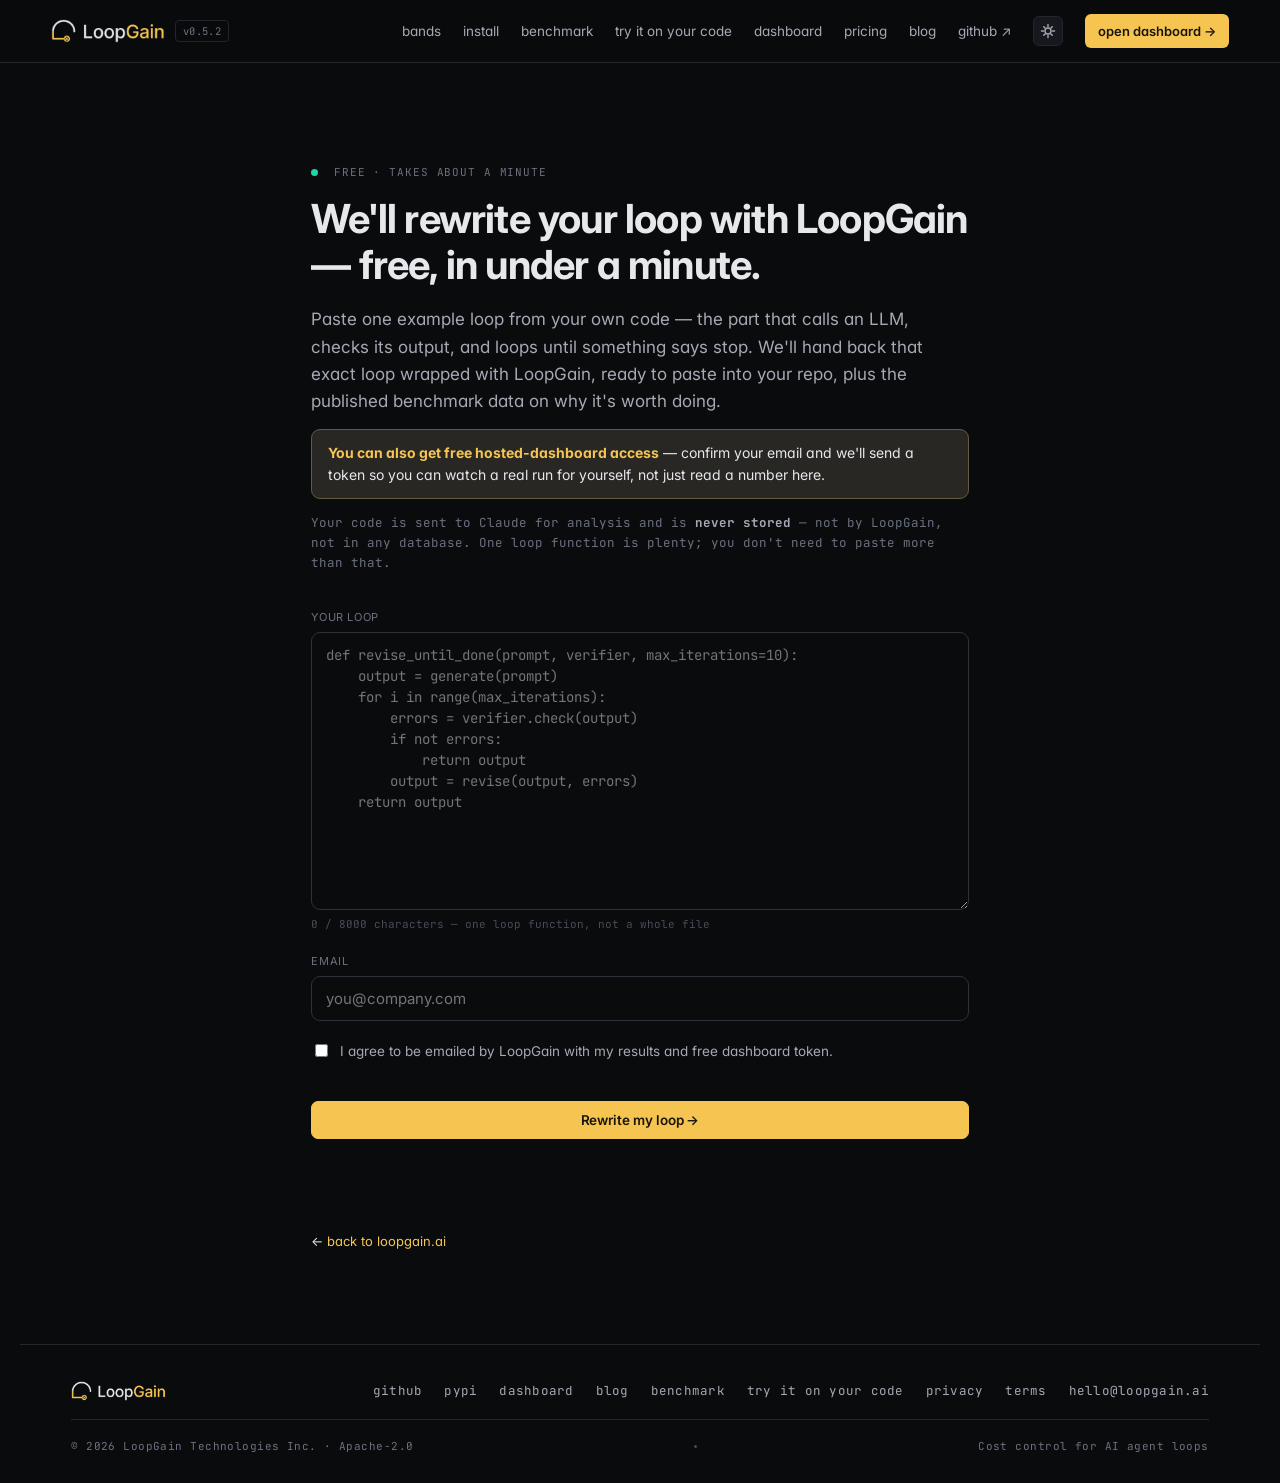
<file: savings-check.html>
<!DOCTYPE html>
<html lang="en" data-theme="dark">
<head>
<meta charset="UTF-8" />
<meta name="viewport" content="width=device-width, initial-scale=1.0" />
<title>We'll rewrite your AI agent loop with LoopGain, free — paste your code — LoopGain</title>
<meta name="description" content="Paste an example loop from your own code. We hand back that exact loop, wrapped with LoopGain and ready to paste into your repo — free, in under a minute. Your code is never stored." />
<meta name="theme-color" content="#0A0B0D" />
<meta name="robots" content="index,follow" />
<link rel="icon" href="/favicon.ico" sizes="32x32" />
<link rel="icon" type="image/svg+xml" href="/favicon.svg" />
<link rel="apple-touch-icon" href="/apple-touch-icon.png" />
<link rel="canonical" href="https://loopgain.ai/savings-check" />
<meta property="og:title" content="We'll rewrite your AI agent loop with LoopGain — free" />
<meta property="og:description" content="Paste an example loop from your own code — we hand back that exact loop, wrapped with LoopGain and ready to paste into your repo. Free. Your code is never stored." />
<meta property="og:url" content="https://loopgain.ai/savings-check" />
<meta property="og:type" content="website" />
<link rel="preconnect" href="https://fonts.googleapis.com" />
<link rel="preconnect" href="https://fonts.gstatic.com" crossorigin />
<link rel="preload" as="style" href="https://fonts.googleapis.com/css2?family=Inter:wght@400;500;600;700&family=JetBrains+Mono:wght@400;500;600;700&display=swap" data-font-css />
<noscript><link href="https://fonts.googleapis.com/css2?family=Inter:wght@400;500;600;700&family=JetBrains+Mono:wght@400;500;600;700&display=swap" rel="stylesheet" /></noscript>
<script src="/fonts.js" defer></script>
<link rel="stylesheet" href="landing.css" />
<link rel="stylesheet" href="savings-check.css" />
</head>
<body>

<!-- ─── nav ──────────────────────────────────────────────────────────── -->
<header class="nav" data-screen-label="nav">
  <a class="nav-brand" href="/" aria-label="LoopGain home">
    <img src="/loopgain-lockup-dark-sm.png" alt="LoopGain" class="brand-dark" style="height:24px; width:auto;" />
    <img src="/loopgain-lockup-light-sm.png" alt="LoopGain" class="brand-light" style="height:24px; width:auto;" />
    <span class="nav-version mono" data-lg-version>v0.5.2</span>
  </a>
  <nav class="nav-links" aria-label="primary">
    <a href="/#bands">bands</a>
    <a href="/#install">install</a>
    <a href="/benchmarks">benchmark</a>
    <a href="/savings-check" aria-current="page">try it on your code</a>
    <a href="/#dashboard">dashboard</a>
    <a href="/#pricing">pricing</a>
    <a href="/blog/">blog</a>
    <a href="https://github.com/loopgain-ai" rel="noopener">github ↗</a>
    <button class="nav-theme" id="themeToggle" aria-label="Toggle theme" title="Toggle theme">
      <svg width="16" height="16" viewBox="0 0 16 16" aria-hidden="true"><path d="M8 1.5v2M8 12.5v2M3.7 3.7l1.4 1.4M10.9 10.9l1.4 1.4M1.5 8h2M12.5 8h2M3.7 12.3l1.4-1.4M10.9 5.1l1.4-1.4" stroke="currentColor" stroke-width="1.4" stroke-linecap="round" fill="none"/><circle cx="8" cy="8" r="3" stroke="currentColor" stroke-width="1.4" fill="none"/></svg>
    </button>
    <a class="nav-cta" href="https://dashboard.loopgain.ai" rel="noopener">open dashboard →</a>
  </nav>
</header>

<main>
<article class="sc-page">

  <span class="eyebrow mono"><span class="status-dot"></span>&nbsp;free · takes about a minute</span>
  <h1>We'll rewrite your loop with LoopGain — free, in under a minute.</h1>
  <p class="sc-lede">
    Paste one example loop from your own code — the part that calls an LLM, checks its output, and loops until something says stop. We'll hand back that exact loop wrapped with LoopGain, ready to paste into your repo, plus the published benchmark data on why it's worth doing.
  </p>
  <div class="sc-highlight">
    <strong>You can also get free hosted-dashboard access</strong> — confirm your email and we'll send a token so you can watch a real run for yourself, not just read a number here.
  </div>

  <p class="sc-note mono">
    Your code is sent to Claude for analysis and is <strong>never stored</strong> — not by LoopGain, not in any database. One loop function is plenty; you don't need to paste more than that.
  </p>

  <form id="scForm" class="sc-form" novalidate>
    <div class="sc-field">
      <label class="sc-label" for="scCode">Your loop</label>
      <textarea id="scCode" name="code" class="sc-textarea" rows="12" maxlength="8000"
        placeholder="def revise_until_done(prompt, verifier, max_iterations=10):
    output = generate(prompt)
    for i in range(max_iterations):
        errors = verifier.check(output)
        if not errors:
            return output
        output = revise(output, errors)
    return output"
        required></textarea>
      <p class="sc-hint mono"><span id="scCodeCount">0</span> / 8000 characters — one loop function, not a whole file</p>
    </div>

    <div class="sc-field">
      <label class="sc-label" for="scEmail">Email</label>
      <input id="scEmail" name="email" type="email" class="sc-input" placeholder="you@company.com" required />
    </div>

    <label class="sc-consent">
      <input type="checkbox" id="scConsent" name="consent" required />
      <span>I agree to be emailed by LoopGain with my results and free dashboard token.</span>
    </label>

    <!-- Honeypot — hidden from real users, bots often fill every field. -->
    <input type="text" name="company_website" class="wl-hp" tabindex="-1" autocomplete="off" aria-hidden="true" />

    <div id="scTurnstile" class="sc-turnstile"></div>

    <button type="submit" class="btn btn-amber btn-block sc-submit">Rewrite my loop →</button>
    <p id="scStatus" class="sc-status" role="status"></p>
  </form>

  <section id="scResult" class="sc-result" hidden>
    <div id="scResultInner"></div>
  </section>

  <p class="sc-back">← <a href="/">back to loopgain.ai</a></p>
</article>
</main>

<!-- ─── footer ───────────────────────────────────────────────────────── -->
<footer class="foot" data-screen-label="footer">
  <div class="foot-row">
    <a class="foot-brand" href="/" aria-label="LoopGain home">
      <img src="/loopgain-lockup-dark-sm.png" alt="LoopGain" class="brand-dark" style="height:20px; width:auto;" />
      <img src="/loopgain-lockup-light-sm.png" alt="LoopGain" class="brand-light" style="height:20px; width:auto;" />
    </a>
    <nav class="foot-links mono" aria-label="footer">
      <a href="https://github.com/loopgain-ai" rel="noopener">github</a>
      <a href="https://pypi.org/project/loopgain" rel="noopener">pypi</a>
      <a href="https://dashboard.loopgain.ai" rel="noopener">dashboard</a>
      <a href="/blog/">blog</a>
      <a href="/benchmarks">benchmark</a>
      <a href="/savings-check">try it on your code</a>
      <a href="/privacy">privacy</a>
      <a href="/terms">terms</a>
      <a href="mailto:hello&#64;loopgain&#46;ai">hello&#64;loopgain&#46;ai</a>
    </nav>
  </div>
  <div class="foot-row foot-row-fine mono">
    <span>© 2026 LoopGain Technologies Inc. · Apache-2.0</span>
    <span class="dot-sep"></span>
    <span>Cost control for AI agent loops</span>
  </div>
</footer>

<script src="landing.js"></script>
<script src="version-sync.js"></script>
<script src="savings-check.js"></script>
<script src="https://challenges.cloudflare.com/turnstile/v0/api.js?onload=onloadTurnstileCallbackSC&render=explicit" async defer></script>
</body>
</html>
</file>
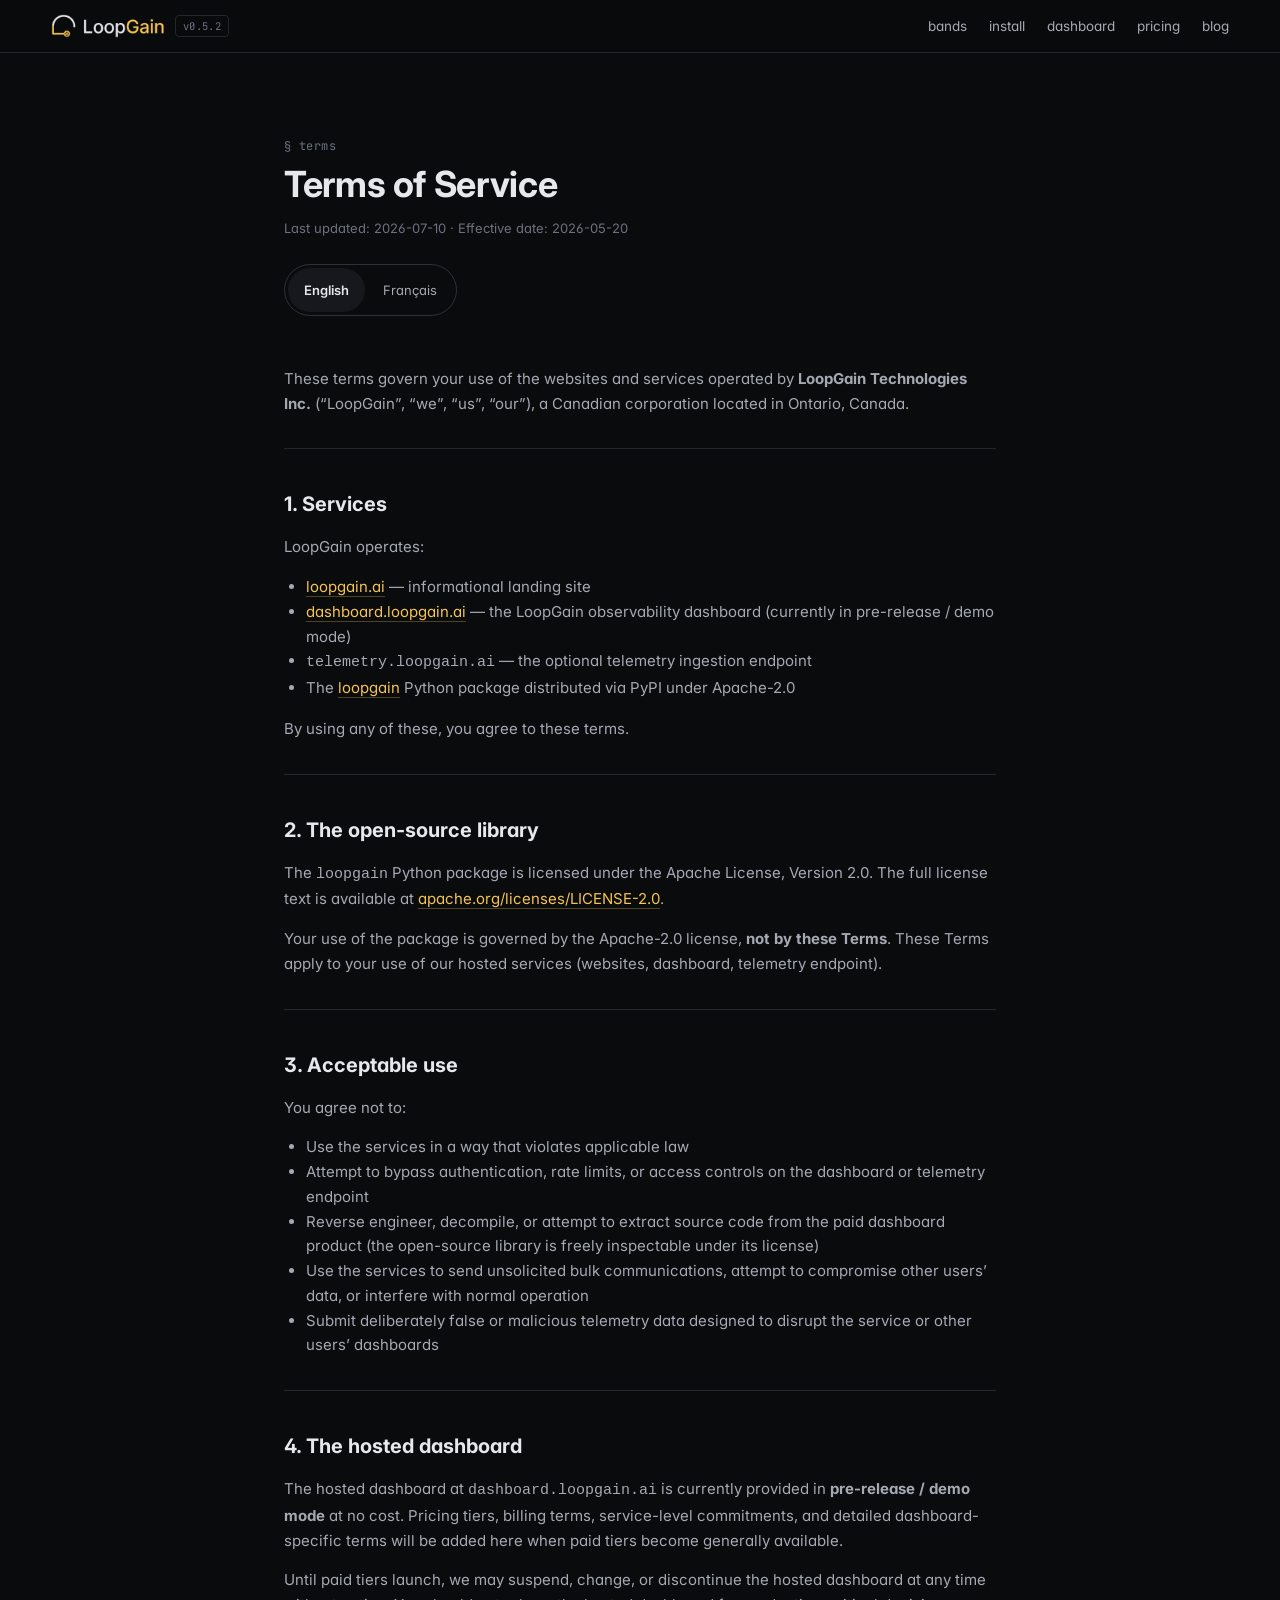
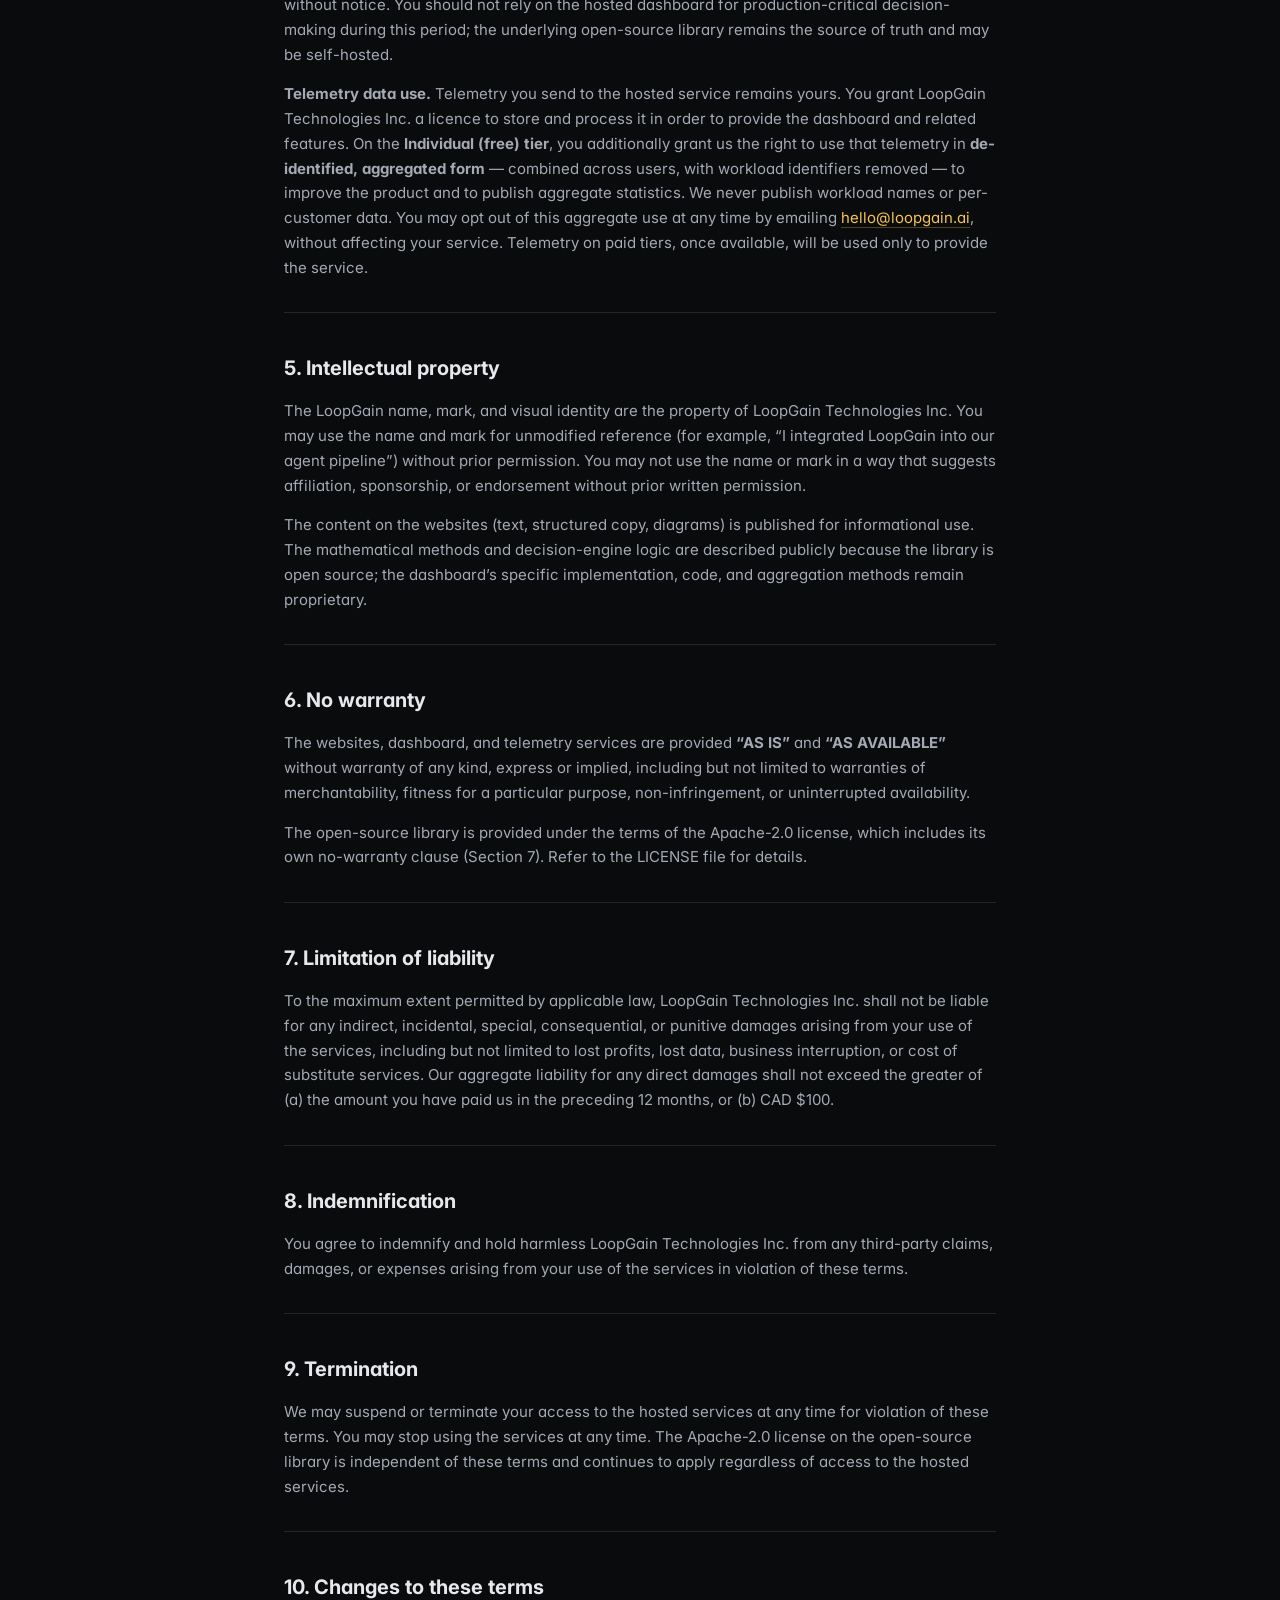
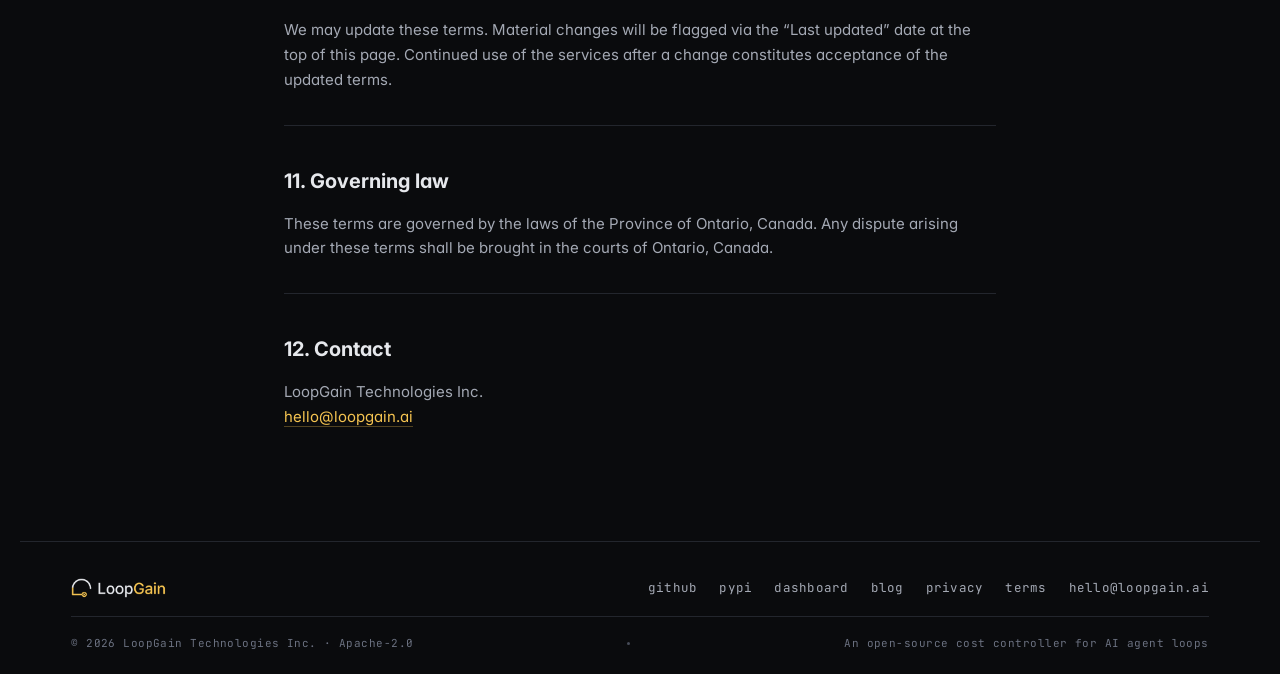
<file: terms.html>
<!DOCTYPE html>
<html lang="en" data-theme="dark">
<head>
<meta charset="UTF-8" />
<meta name="viewport" content="width=device-width, initial-scale=1.0" />
<title>Terms of Service — LoopGain</title>
<meta name="description" content="LoopGain terms of service — Apache-2.0 library, hosted dashboard in pre-release, no warranty, Ontario governing law." />
<meta name="theme-color" content="#0A0B0D" />
<meta name="robots" content="index,follow" />
<link rel="icon" href="/favicon.ico" sizes="32x32" />
<link rel="icon" type="image/svg+xml" href="/favicon.svg" />
<link rel="apple-touch-icon" href="/apple-touch-icon.png" />
<link rel="canonical" href="https://loopgain.ai/terms" />
<link rel="alternate" hreflang="en" href="https://loopgain.ai/terms" />
<link rel="alternate" hreflang="fr-CA" href="https://loopgain.ai/fr/terms" />
<link rel="alternate" hreflang="x-default" href="https://loopgain.ai/terms" />
<link rel="preconnect" href="https://fonts.googleapis.com" />
<link rel="preconnect" href="https://fonts.gstatic.com" crossorigin />
<link rel="preload" as="style" href="https://fonts.googleapis.com/css2?family=Inter:wght@400;500;600;700&family=JetBrains+Mono:wght@400;500;600;700&display=swap" data-font-css />
<noscript><link href="https://fonts.googleapis.com/css2?family=Inter:wght@400;500;600;700&family=JetBrains+Mono:wght@400;500;600;700&display=swap" rel="stylesheet" /></noscript>
<script src="/fonts.js" defer></script>
<link rel="stylesheet" href="landing.css" />
<style>
  .legal-page { max-width: 760px; margin: 0 auto; padding: 80px 24px 96px; color: var(--text-1); }
  .legal-page .legal-eyebrow { font-family: 'JetBrains Mono', monospace; font-size: 12px; color: var(--text-3); letter-spacing: 0.04em; text-transform: lowercase; }
  .legal-page h1 { font-size: 36px; line-height: 1.15; margin: 8px 0 12px; letter-spacing: -0.01em; }
  .legal-page .legal-meta { color: var(--text-3); font-size: 13px; margin-bottom: 40px; }
  .legal-page h2 { font-size: 20px; margin: 40px 0 12px; color: var(--text-1); }
  .legal-page p, .legal-page li { font-size: 15px; line-height: 1.65; color: var(--text-2); }
  .legal-page ul { padding-left: 22px; margin: 8px 0 16px; }
  .legal-page a { color: var(--accent); text-decoration: none; border-bottom: 1px solid color-mix(in srgb, var(--accent) 30%, transparent); }
  .legal-page a:hover { color: var(--accent-deep); border-bottom-color: var(--accent-deep); }
  .legal-page hr { border: none; border-top: 1px solid var(--border); margin: 32px 0; }
.legal-page .lang-switch { display: inline-flex; gap: 2px; margin: -24px 0 36px; padding: 3px; border: 1px solid var(--border-2); border-radius: 999px; }
.legal-page .lang-switch a { display: inline-flex; align-items: center; min-height: 44px; padding: 0 16px; border: 0; border-radius: 999px; color: var(--text-2); font-size: 13px; }
.legal-page .lang-switch a:hover { color: var(--text-1); border: 0; }
.legal-page .lang-switch a[aria-current="page"] { background: var(--surf-1); color: var(--text-1); font-weight: 600; }
</style>
</head>
<body>

<header class="nav" data-screen-label="nav">
  <a class="nav-brand" href="/" aria-label="LoopGain home">
    <img src="/loopgain-lockup-dark-sm.png" alt="LoopGain" class="brand-dark" style="height:24px; width:auto;" />
    <img src="/loopgain-lockup-light-sm.png" alt="LoopGain" class="brand-light" style="height:24px; width:auto;" />
    <span class="nav-version mono" data-lg-version>v0.5.2</span>
  </a>
  <nav class="nav-links" aria-label="primary">
    <a href="/#bands">bands</a>
    <a href="/#install">install</a>
    <a href="/#dashboard">dashboard</a>
    <a href="/#pricing">pricing</a>
    <a href="/blog/">blog</a>
  </nav>
</header>

<main>
  <article class="legal-page">
    <span class="legal-eyebrow">§ terms</span>
    <h1>Terms of Service</h1>
    <div class="legal-meta">Last updated: 2026-07-10 · Effective date: 2026-05-20</div>
<nav class="lang-switch" aria-label="Language / Langue"><a href="/terms" hreflang="en" lang="en" aria-current="page">English</a><a href="/fr/terms" hreflang="fr-CA" lang="fr-CA">Français</a></nav>

    <p>These terms govern your use of the websites and services operated by <strong>LoopGain Technologies Inc.</strong> (&ldquo;LoopGain&rdquo;, &ldquo;we&rdquo;, &ldquo;us&rdquo;, &ldquo;our&rdquo;), a Canadian corporation located in Ontario, Canada.</p>

    <hr />

    <h2>1. Services</h2>
    <p>LoopGain operates:</p>
    <ul>
      <li><a href="https://loopgain.ai">loopgain.ai</a> — informational landing site</li>
      <li><a href="https://dashboard.loopgain.ai">dashboard.loopgain.ai</a> — the LoopGain observability dashboard (currently in pre-release / demo mode)</li>
      <li><code>telemetry.loopgain.ai</code> — the optional telemetry ingestion endpoint</li>
      <li>The <a href="https://pypi.org/project/loopgain/">loopgain</a> Python package distributed via PyPI under Apache-2.0</li>
    </ul>
    <p>By using any of these, you agree to these terms.</p>

    <hr />

    <h2>2. The open-source library</h2>
    <p>The <code>loopgain</code> Python package is licensed under the Apache License, Version 2.0. The full license text is available at <a href="https://www.apache.org/licenses/LICENSE-2.0" rel="noopener">apache.org/licenses/LICENSE-2.0</a>.</p>
    <p>Your use of the package is governed by the Apache-2.0 license, <strong>not by these Terms</strong>. These Terms apply to your use of our hosted services (websites, dashboard, telemetry endpoint).</p>

    <hr />

    <h2>3. Acceptable use</h2>
    <p>You agree not to:</p>
    <ul>
      <li>Use the services in a way that violates applicable law</li>
      <li>Attempt to bypass authentication, rate limits, or access controls on the dashboard or telemetry endpoint</li>
      <li>Reverse engineer, decompile, or attempt to extract source code from the paid dashboard product (the open-source library is freely inspectable under its license)</li>
      <li>Use the services to send unsolicited bulk communications, attempt to compromise other users&rsquo; data, or interfere with normal operation</li>
      <li>Submit deliberately false or malicious telemetry data designed to disrupt the service or other users&rsquo; dashboards</li>
    </ul>

    <hr />

    <h2>4. The hosted dashboard</h2>
    <p>The hosted dashboard at <code>dashboard.loopgain.ai</code> is currently provided in <strong>pre-release / demo mode</strong> at no cost. Pricing tiers, billing terms, service-level commitments, and detailed dashboard-specific terms will be added here when paid tiers become generally available.</p>
    <p>Until paid tiers launch, we may suspend, change, or discontinue the hosted dashboard at any time without notice. You should not rely on the hosted dashboard for production-critical decision-making during this period; the underlying open-source library remains the source of truth and may be self-hosted.</p>
    <p><strong>Telemetry data use.</strong> Telemetry you send to the hosted service remains yours. You grant LoopGain Technologies Inc. a licence to store and process it in order to provide the dashboard and related features. On the <strong>Individual (free) tier</strong>, you additionally grant us the right to use that telemetry in <strong>de-identified, aggregated form</strong> — combined across users, with workload identifiers removed — to improve the product and to publish aggregate statistics. We never publish workload names or per-customer data. You may opt out of this aggregate use at any time by emailing <a href="mailto:hello&#64;loopgain&#46;ai">hello&#64;loopgain&#46;ai</a>, without affecting your service. Telemetry on paid tiers, once available, will be used only to provide the service.</p>

    <hr />

    <h2>5. Intellectual property</h2>
    <p>The LoopGain name, mark, and visual identity are the property of LoopGain Technologies Inc. You may use the name and mark for unmodified reference (for example, &ldquo;I integrated LoopGain into our agent pipeline&rdquo;) without prior permission. You may not use the name or mark in a way that suggests affiliation, sponsorship, or endorsement without prior written permission.</p>
    <p>The content on the websites (text, structured copy, diagrams) is published for informational use. The mathematical methods and decision-engine logic are described publicly because the library is open source; the dashboard&rsquo;s specific implementation, code, and aggregation methods remain proprietary.</p>

    <hr />

    <h2>6. No warranty</h2>
    <p>The websites, dashboard, and telemetry services are provided <strong>&ldquo;AS IS&rdquo;</strong> and <strong>&ldquo;AS AVAILABLE&rdquo;</strong> without warranty of any kind, express or implied, including but not limited to warranties of merchantability, fitness for a particular purpose, non-infringement, or uninterrupted availability.</p>
    <p>The open-source library is provided under the terms of the Apache-2.0 license, which includes its own no-warranty clause (Section 7). Refer to the LICENSE file for details.</p>

    <hr />

    <h2>7. Limitation of liability</h2>
    <p>To the maximum extent permitted by applicable law, LoopGain Technologies Inc. shall not be liable for any indirect, incidental, special, consequential, or punitive damages arising from your use of the services, including but not limited to lost profits, lost data, business interruption, or cost of substitute services. Our aggregate liability for any direct damages shall not exceed the greater of (a) the amount you have paid us in the preceding 12 months, or (b) CAD $100.</p>

    <hr />

    <h2>8. Indemnification</h2>
    <p>You agree to indemnify and hold harmless LoopGain Technologies Inc. from any third-party claims, damages, or expenses arising from your use of the services in violation of these terms.</p>

    <hr />

    <h2>9. Termination</h2>
    <p>We may suspend or terminate your access to the hosted services at any time for violation of these terms. You may stop using the services at any time. The Apache-2.0 license on the open-source library is independent of these terms and continues to apply regardless of access to the hosted services.</p>

    <hr />

    <h2>10. Changes to these terms</h2>
    <p>We may update these terms. Material changes will be flagged via the &ldquo;Last updated&rdquo; date at the top of this page. Continued use of the services after a change constitutes acceptance of the updated terms.</p>

    <hr />

    <h2>11. Governing law</h2>
    <p>These terms are governed by the laws of the Province of Ontario, Canada. Any dispute arising under these terms shall be brought in the courts of Ontario, Canada.</p>

    <hr />

    <h2>12. Contact</h2>
    <p>LoopGain Technologies Inc.<br />
    <a href="mailto:hello&#64;loopgain&#46;ai">hello&#64;loopgain&#46;ai</a></p>

  </article>
</main>

<footer class="foot" data-screen-label="footer">
  <div class="foot-row">
    <a class="foot-brand" href="/" aria-label="LoopGain home">
      <img src="/loopgain-lockup-dark-sm.png" alt="LoopGain" class="brand-dark" style="height:20px; width:auto;" />
      <img src="/loopgain-lockup-light-sm.png" alt="LoopGain" class="brand-light" style="height:20px; width:auto;" />
    </a>
    <nav class="foot-links mono" aria-label="footer">
      <a href="https://github.com/loopgain-ai" rel="noopener">github</a>
      <a href="https://pypi.org/project/loopgain" rel="noopener">pypi</a>
      <a href="https://dashboard.loopgain.ai" rel="noopener">dashboard</a>
      <a href="/blog/">blog</a>
      <a href="/privacy">privacy</a>
      <a href="/terms">terms</a>
      <a href="mailto:hello&#64;loopgain&#46;ai">hello&#64;loopgain&#46;ai</a>
    </nav>
  </div>
  <div class="foot-row foot-row-fine mono">
    <span>&copy; 2026 LoopGain Technologies Inc. &middot; Apache-2.0</span>
    <span class="dot-sep"></span>
    <span>An open-source cost controller for AI agent loops</span>
  </div>
</footer>

<script src="version-sync.js"></script>
</body>
</html>
</file>
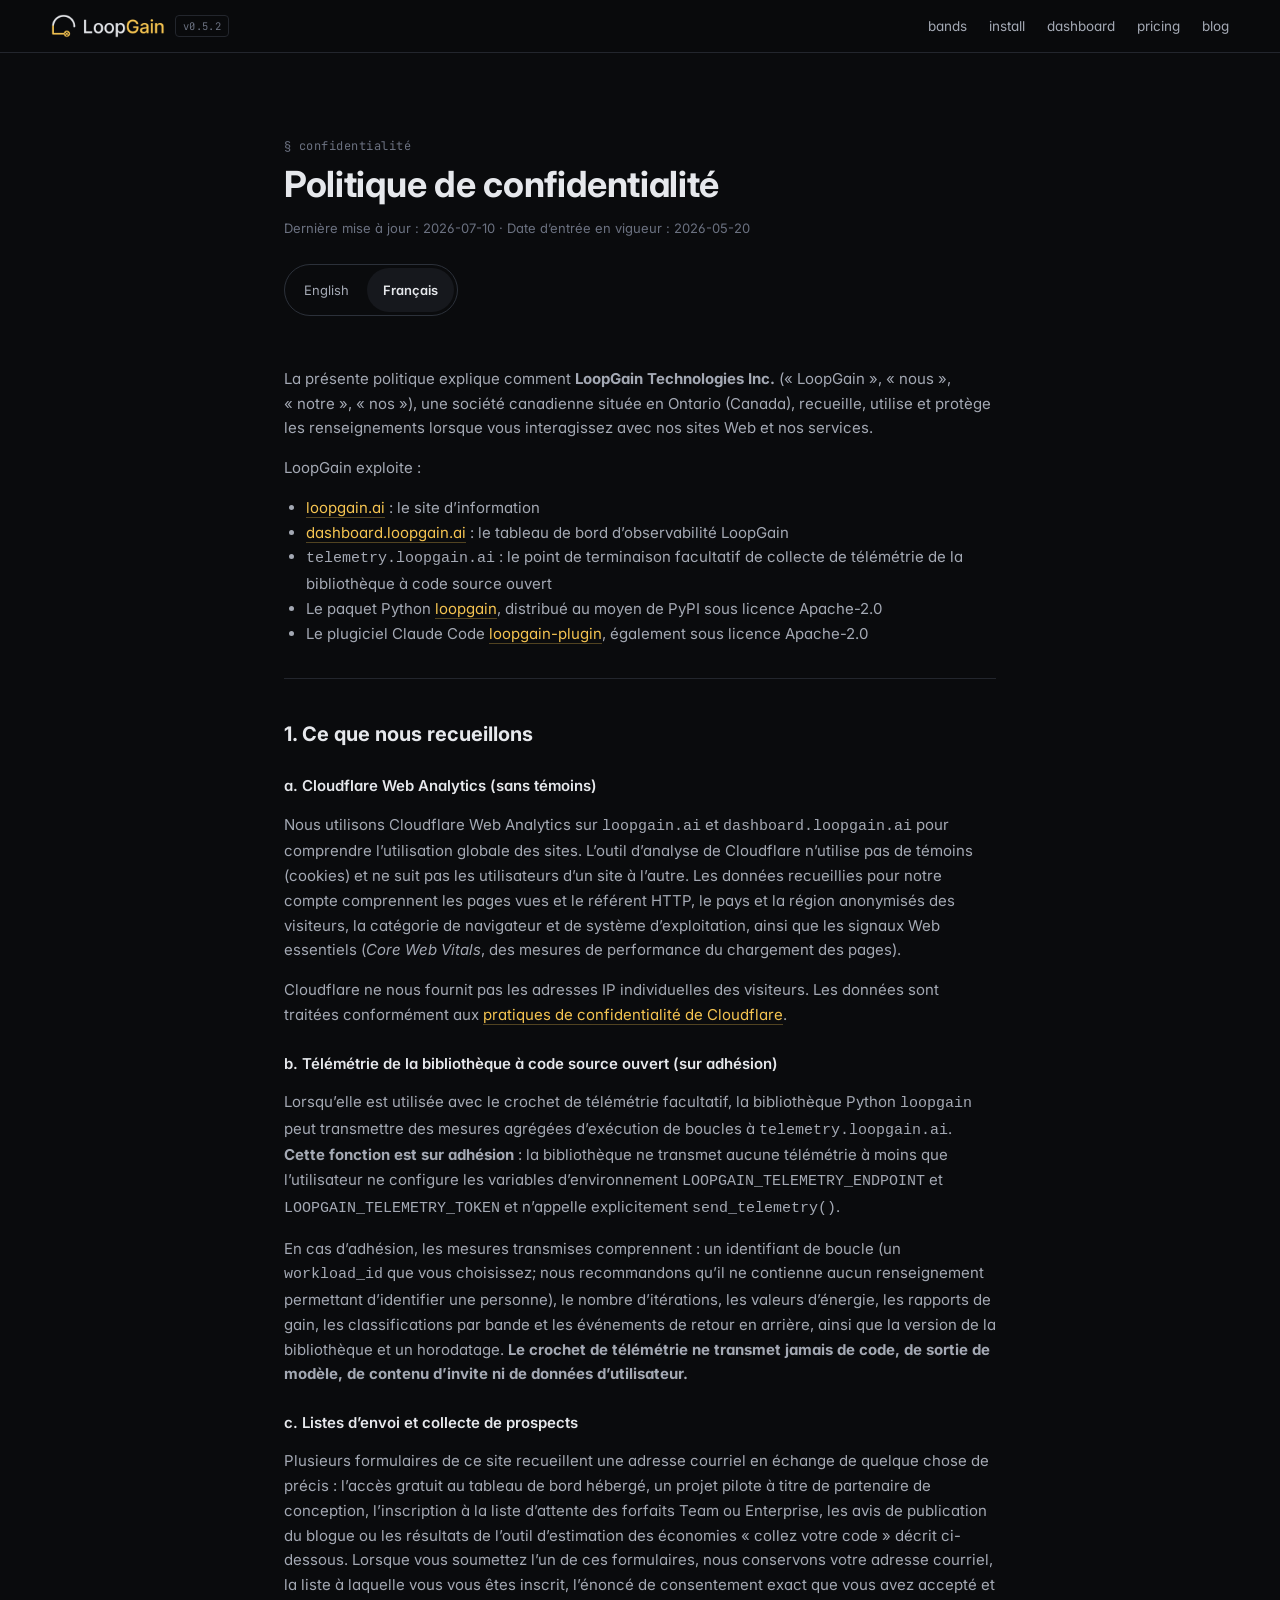
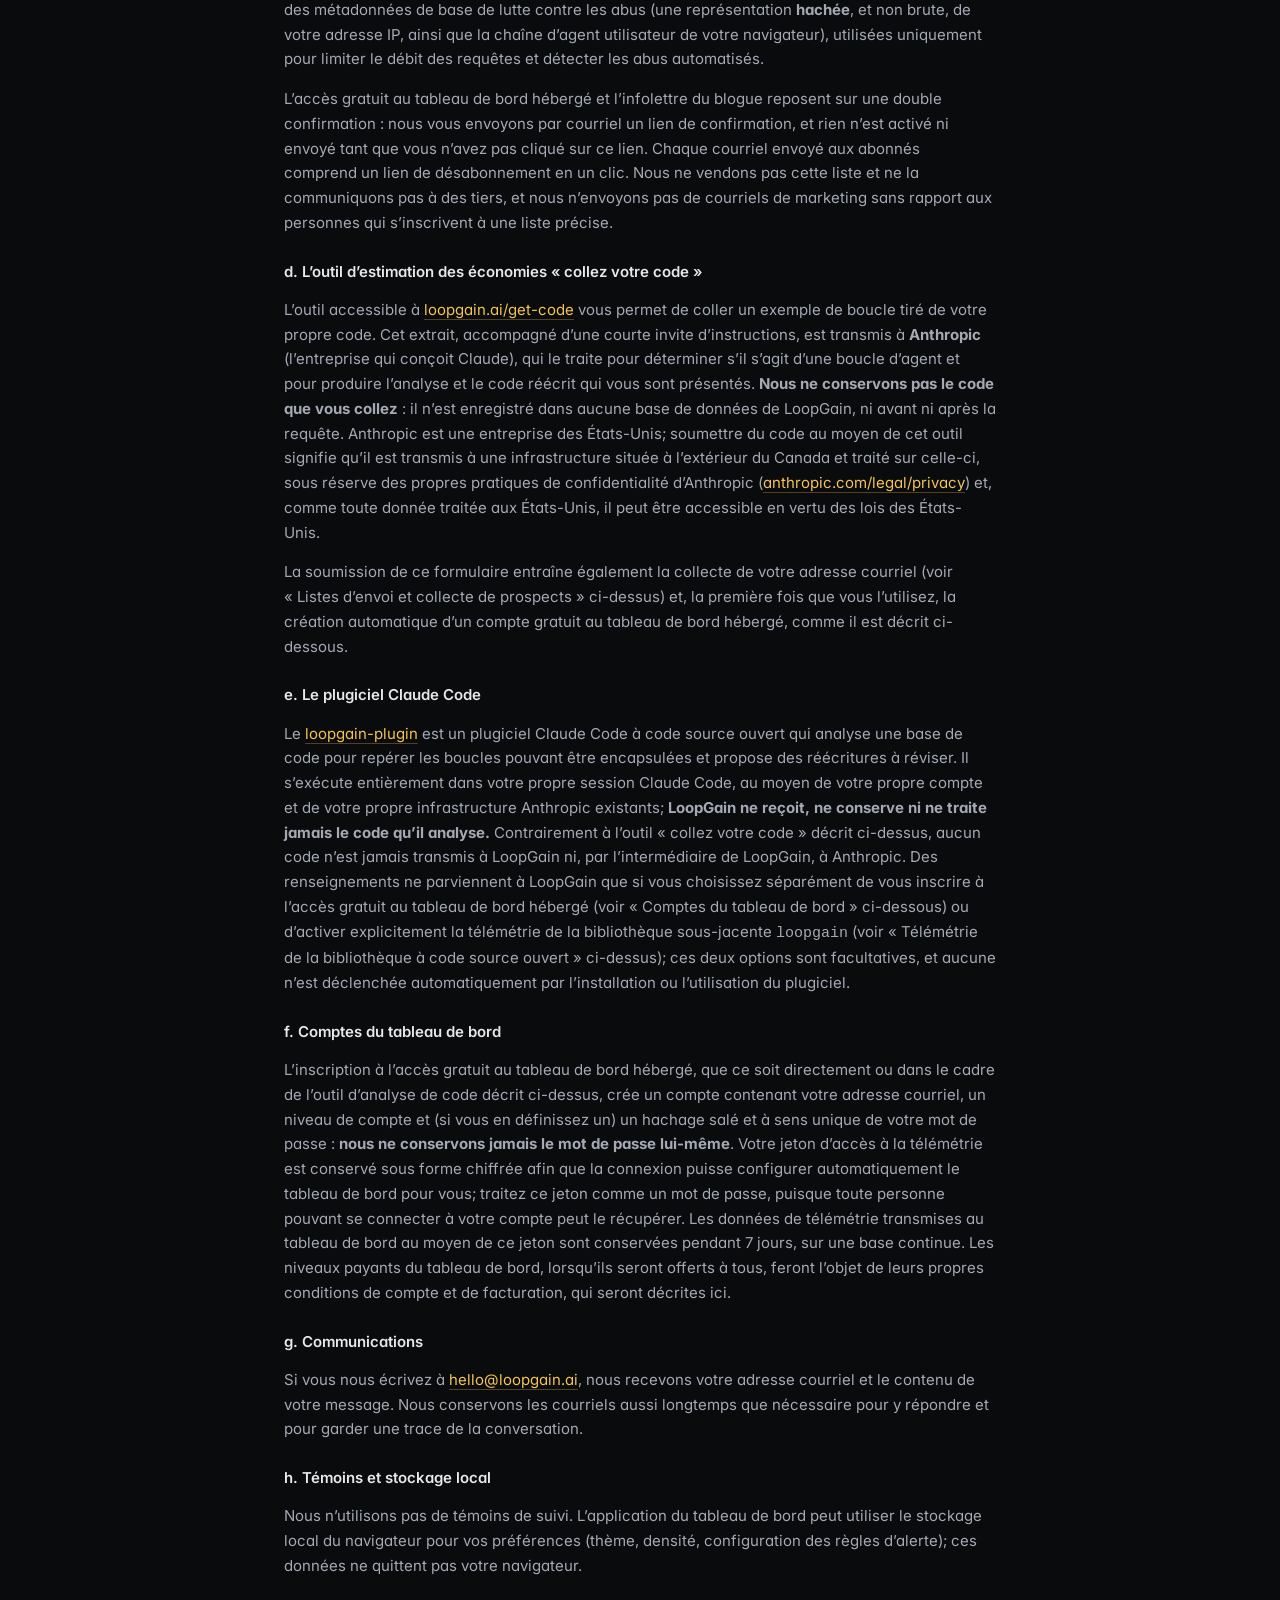
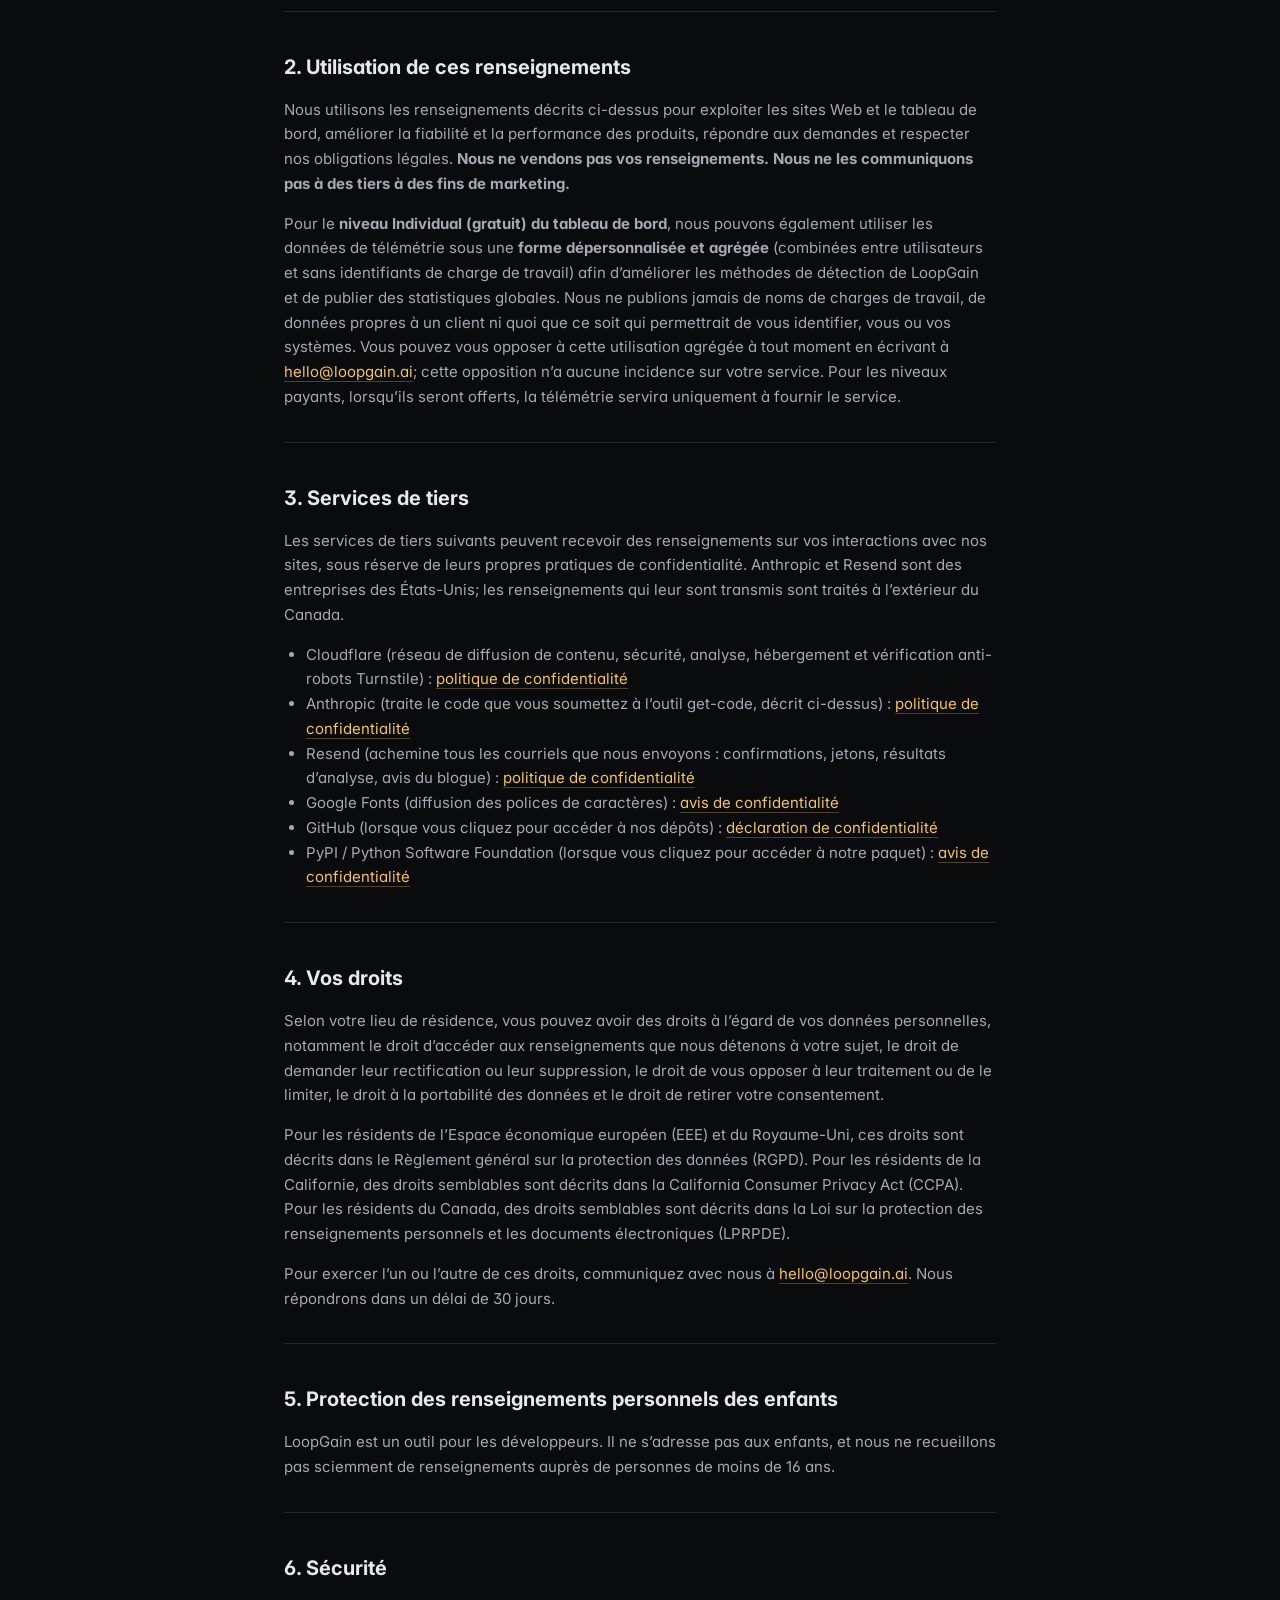
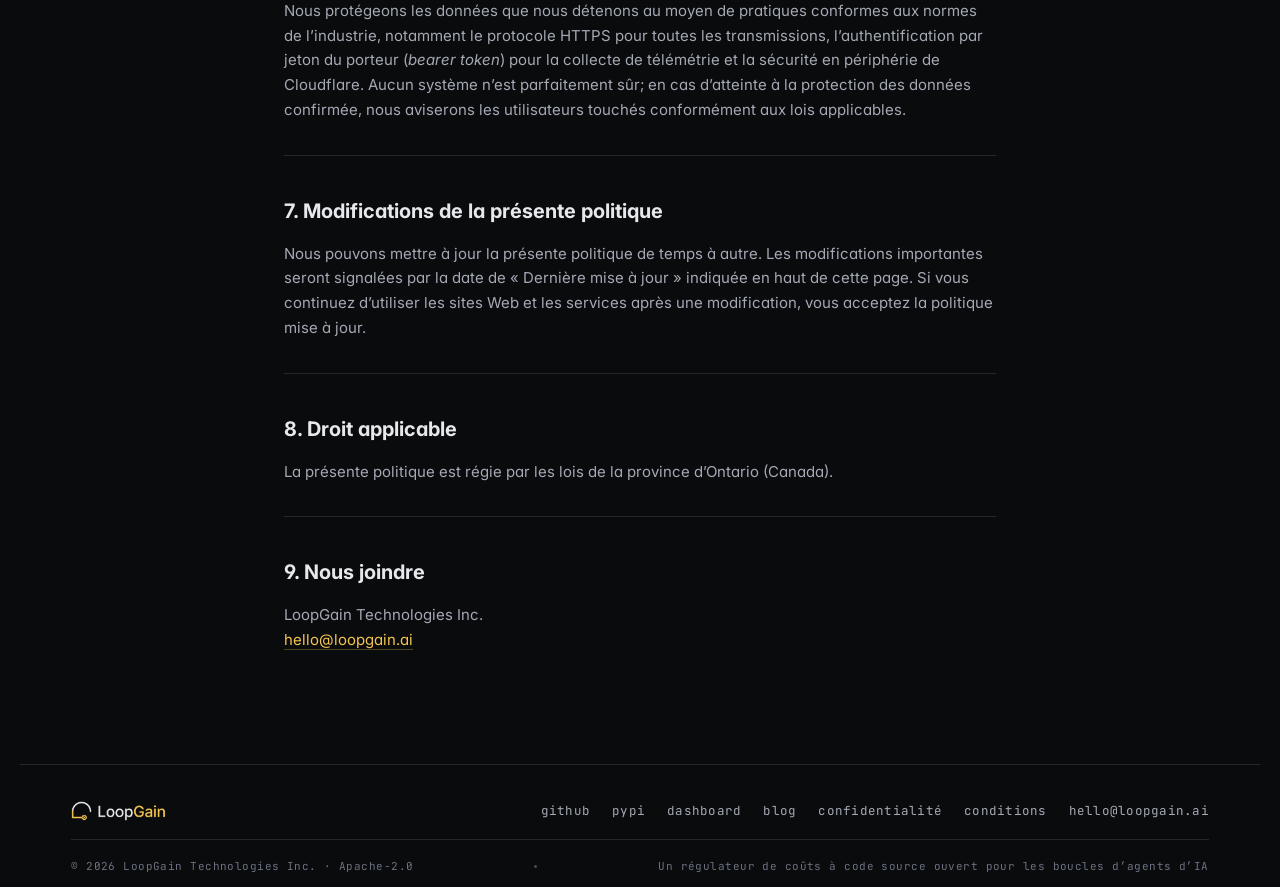
<file: fr/privacy.html>
<!DOCTYPE html>
<html lang="fr-CA" data-theme="dark">
<head>
<meta charset="UTF-8" />
<meta name="viewport" content="width=device-width, initial-scale=1.0" />
<title>Politique de confidentialité — LoopGain</title>
<meta name="description" content="Politique de confidentialité de LoopGain : ce que nous recueillons, comment nous l’utilisons et vos droits. Analyse sans témoins, télémétrie sur adhésion, aucun courriel de marketing." />
<meta name="theme-color" content="#0A0B0D" />
<meta name="robots" content="index,follow" />
<link rel="icon" href="/favicon.ico" sizes="32x32" />
<link rel="icon" type="image/svg+xml" href="/favicon.svg" />
<link rel="apple-touch-icon" href="/apple-touch-icon.png" />
<link rel="canonical" href="https://loopgain.ai/fr/privacy" />
<link rel="alternate" hreflang="en" href="https://loopgain.ai/privacy" />
<link rel="alternate" hreflang="fr-CA" href="https://loopgain.ai/fr/privacy" />
<link rel="alternate" hreflang="x-default" href="https://loopgain.ai/privacy" />
<link rel="preconnect" href="https://fonts.googleapis.com" />
<link rel="preconnect" href="https://fonts.gstatic.com" crossorigin />
<link rel="preload" as="style" href="https://fonts.googleapis.com/css2?family=Inter:wght@400;500;600;700&family=JetBrains+Mono:wght@400;500;600;700&display=swap" data-font-css />
<noscript><link href="https://fonts.googleapis.com/css2?family=Inter:wght@400;500;600;700&family=JetBrains+Mono:wght@400;500;600;700&display=swap" rel="stylesheet" /></noscript>
<script src="/fonts.js" defer></script>
<link rel="stylesheet" href="/landing.css" />
<style>
  /* Scoped typography for long-form legal prose. */
  .legal-page { max-width: 760px; margin: 0 auto; padding: 80px 24px 96px; color: var(--text-1); }
  .legal-page .legal-eyebrow { font-family: 'JetBrains Mono', monospace; font-size: 12px; color: var(--text-3); letter-spacing: 0.04em; text-transform: lowercase; }
  .legal-page h1 { font-size: 36px; line-height: 1.15; margin: 8px 0 12px; letter-spacing: -0.01em; }
  .legal-page .legal-meta { color: var(--text-3); font-size: 13px; margin-bottom: 40px; }
  .legal-page h2 { font-size: 20px; margin: 40px 0 12px; color: var(--text-1); }
  .legal-page h3 { font-size: 15px; margin: 24px 0 8px; color: var(--text-1); font-weight: 600; }
  .legal-page p, .legal-page li { font-size: 15px; line-height: 1.65; color: var(--text-2); }
  .legal-page ul { padding-left: 22px; margin: 8px 0 16px; }
  .legal-page a { color: var(--accent); text-decoration: none; border-bottom: 1px solid color-mix(in srgb, var(--accent) 30%, transparent); }
  .legal-page a:hover { color: var(--accent-deep); border-bottom-color: var(--accent-deep); }
  .legal-page hr { border: none; border-top: 1px solid var(--border); margin: 32px 0; }
  .legal-page .legal-banner { padding: 14px 18px; border: 1px solid var(--border-2); border-radius: 6px; background: var(--surf-1); margin-bottom: 32px; font-size: 13px; color: var(--text-2); }
.legal-page .lang-switch { display: inline-flex; gap: 2px; margin: -24px 0 36px; padding: 3px; border: 1px solid var(--border-2); border-radius: 999px; }
.legal-page .lang-switch a { display: inline-flex; align-items: center; min-height: 44px; padding: 0 16px; border: 0; border-radius: 999px; color: var(--text-2); font-size: 13px; }
.legal-page .lang-switch a:hover { color: var(--text-1); border: 0; }
.legal-page .lang-switch a[aria-current="page"] { background: var(--surf-1); color: var(--text-1); font-weight: 600; }
</style>
</head>
<body>

<header class="nav" data-screen-label="nav">
  <a class="nav-brand" href="/" aria-label="Accueil de LoopGain">
    <img src="/loopgain-lockup-dark-sm.png" alt="LoopGain" class="brand-dark" style="height:24px; width:auto;" />
    <img src="/loopgain-lockup-light-sm.png" alt="LoopGain" class="brand-light" style="height:24px; width:auto;" />
    <span class="nav-version mono" data-lg-version>v0.5.2</span>
  </a>
  <nav class="nav-links" aria-label="primary">
    <a href="/#bands">bands</a>
    <a href="/#install">install</a>
    <a href="/#dashboard">dashboard</a>
    <a href="/#pricing">pricing</a>
    <a href="/blog/">blog</a>
  </nav>
</header>

<main>
  <article class="legal-page">
  <span class="legal-eyebrow">§ confidentialité</span>
  <h1>Politique de confidentialité</h1>
  <div class="legal-meta">Dernière mise à jour&nbsp;: 2026-07-10 · Date d’entrée en vigueur&nbsp;: 2026-05-20</div>
  <nav class="lang-switch" aria-label="Language / Langue"><a href="/privacy" hreflang="en" lang="en">English</a><a href="/fr/privacy" hreflang="fr-CA" lang="fr-CA" aria-current="page">Français</a></nav>

  <p>La présente politique explique comment <strong>LoopGain Technologies Inc.</strong> («&nbsp;LoopGain&nbsp;», «&nbsp;nous&nbsp;», «&nbsp;notre&nbsp;», «&nbsp;nos&nbsp;»), une société canadienne située en Ontario (Canada), recueille, utilise et protège les renseignements lorsque vous interagissez avec nos sites Web et nos services.</p>

  <p>LoopGain exploite&nbsp;:</p>
  <ul>
    <li><a href="https://loopgain.ai">loopgain.ai</a>&nbsp;: le site d’information</li>
    <li><a href="https://dashboard.loopgain.ai">dashboard.loopgain.ai</a>&nbsp;: le tableau de bord d’observabilité LoopGain</li>
    <li><code>telemetry.loopgain.ai</code>&nbsp;: le point de terminaison facultatif de collecte de télémétrie de la bibliothèque à code source ouvert</li>
    <li>Le paquet Python <a href="https://pypi.org/project/loopgain/">loopgain</a>, distribué au moyen de PyPI sous licence Apache-2.0</li>
    <li>Le plugiciel Claude Code <a href="https://github.com/loopgain-ai/loopgain-plugin">loopgain-plugin</a>, également sous licence Apache-2.0</li>
  </ul>

  <hr />

  <h2>1. Ce que nous recueillons</h2>

  <h3>a. Cloudflare Web Analytics (sans témoins)</h3>
  <p>Nous utilisons Cloudflare Web Analytics sur <code>loopgain.ai</code> et <code>dashboard.loopgain.ai</code> pour comprendre l’utilisation globale des sites. L’outil d’analyse de Cloudflare n’utilise pas de témoins (cookies) et ne suit pas les utilisateurs d’un site à l’autre. Les données recueillies pour notre compte comprennent les pages vues et le référent HTTP, le pays et la région anonymisés des visiteurs, la catégorie de navigateur et de système d’exploitation, ainsi que les signaux Web essentiels (<em>Core Web Vitals</em>, des mesures de performance du chargement des pages).</p>
  <p>Cloudflare ne nous fournit pas les adresses IP individuelles des visiteurs. Les données sont traitées conformément aux <a href="https://www.cloudflare.com/privacypolicy/" rel="noopener">pratiques de confidentialité de Cloudflare</a>.</p>

  <h3>b. Télémétrie de la bibliothèque à code source ouvert (sur adhésion)</h3>
  <p>Lorsqu’elle est utilisée avec le crochet de télémétrie facultatif, la bibliothèque Python <code>loopgain</code> peut transmettre des mesures agrégées d’exécution de boucles à <code>telemetry.loopgain.ai</code>. <strong>Cette fonction est sur adhésion</strong>&nbsp;: la bibliothèque ne transmet aucune télémétrie à moins que l’utilisateur ne configure les variables d’environnement <code>LOOPGAIN_TELEMETRY_ENDPOINT</code> et <code>LOOPGAIN_TELEMETRY_TOKEN</code> et n’appelle explicitement <code>send_telemetry()</code>.</p>
  <p>En cas d’adhésion, les mesures transmises comprennent&nbsp;: un identifiant de boucle (un <code>workload_id</code> que vous choisissez; nous recommandons qu’il ne contienne aucun renseignement permettant d’identifier une personne), le nombre d’itérations, les valeurs d’énergie, les rapports de gain, les classifications par bande et les événements de retour en arrière, ainsi que la version de la bibliothèque et un horodatage. <strong>Le crochet de télémétrie ne transmet jamais de code, de sortie de modèle, de contenu d’invite ni de données d’utilisateur.</strong></p>

  <h3>c. Listes d’envoi et collecte de prospects</h3>
  <p>Plusieurs formulaires de ce site recueillent une adresse courriel en échange de quelque chose de précis&nbsp;: l’accès gratuit au tableau de bord hébergé, un projet pilote à titre de partenaire de conception, l’inscription à la liste d’attente des forfaits Team ou Enterprise, les avis de publication du blogue ou les résultats de l’outil d’estimation des économies «&nbsp;collez votre code&nbsp;» décrit ci-dessous. Lorsque vous soumettez l’un de ces formulaires, nous conservons votre adresse courriel, la liste à laquelle vous vous êtes inscrit, l’énoncé de consentement exact que vous avez accepté et des métadonnées de base de lutte contre les abus (une représentation <strong>hachée</strong>, et non brute, de votre adresse IP, ainsi que la chaîne d’agent utilisateur de votre navigateur), utilisées uniquement pour limiter le débit des requêtes et détecter les abus automatisés.</p>
  <p>L’accès gratuit au tableau de bord hébergé et l’infolettre du blogue reposent sur une double confirmation&nbsp;: nous vous envoyons par courriel un lien de confirmation, et rien n’est activé ni envoyé tant que vous n’avez pas cliqué sur ce lien. Chaque courriel envoyé aux abonnés comprend un lien de désabonnement en un clic. Nous ne vendons pas cette liste et ne la communiquons pas à des tiers, et nous n’envoyons pas de courriels de marketing sans rapport aux personnes qui s’inscrivent à une liste précise.</p>

  <h3>d. L’outil d’estimation des économies «&nbsp;collez votre code&nbsp;»</h3>
  <p>L’outil accessible à <a href="/get-code">loopgain.ai/get-code</a> vous permet de coller un exemple de boucle tiré de votre propre code. Cet extrait, accompagné d’une courte invite d’instructions, est transmis à <strong>Anthropic</strong> (l’entreprise qui conçoit Claude), qui le traite pour déterminer s’il s’agit d’une boucle d’agent et pour produire l’analyse et le code réécrit qui vous sont présentés. <strong>Nous ne conservons pas le code que vous collez</strong>&nbsp;: il n’est enregistré dans aucune base de données de LoopGain, ni avant ni après la requête. Anthropic est une entreprise des États-Unis; soumettre du code au moyen de cet outil signifie qu’il est transmis à une infrastructure située à l’extérieur du Canada et traité sur celle-ci, sous réserve des propres pratiques de confidentialité d’Anthropic (<a href="https://www.anthropic.com/legal/privacy" rel="noopener">anthropic.com/legal/privacy</a>) et, comme toute donnée traitée aux États-Unis, il peut être accessible en vertu des lois des États-Unis.</p>
  <p>La soumission de ce formulaire entraîne également la collecte de votre adresse courriel (voir «&nbsp;Listes d’envoi et collecte de prospects&nbsp;» ci-dessus) et, la première fois que vous l’utilisez, la création automatique d’un compte gratuit au tableau de bord hébergé, comme il est décrit ci-dessous.</p>

  <h3>e. Le plugiciel Claude Code</h3>
  <p>Le <a href="https://github.com/loopgain-ai/loopgain-plugin">loopgain-plugin</a> est un plugiciel Claude Code à code source ouvert qui analyse une base de code pour repérer les boucles pouvant être encapsulées et propose des réécritures à réviser. Il s’exécute entièrement dans votre propre session Claude Code, au moyen de votre propre compte et de votre propre infrastructure Anthropic existants; <strong>LoopGain ne reçoit, ne conserve ni ne traite jamais le code qu’il analyse.</strong> Contrairement à l’outil «&nbsp;collez votre code&nbsp;» décrit ci-dessus, aucun code n’est jamais transmis à LoopGain ni, par l’intermédiaire de LoopGain, à Anthropic. Des renseignements ne parviennent à LoopGain que si vous choisissez séparément de vous inscrire à l’accès gratuit au tableau de bord hébergé (voir «&nbsp;Comptes du tableau de bord&nbsp;» ci-dessous) ou d’activer explicitement la télémétrie de la bibliothèque sous-jacente <code>loopgain</code> (voir «&nbsp;Télémétrie de la bibliothèque à code source ouvert&nbsp;» ci-dessus); ces deux options sont facultatives, et aucune n’est déclenchée automatiquement par l’installation ou l’utilisation du plugiciel.</p>

  <h3>f. Comptes du tableau de bord</h3>
  <p>L’inscription à l’accès gratuit au tableau de bord hébergé, que ce soit directement ou dans le cadre de l’outil d’analyse de code décrit ci-dessus, crée un compte contenant votre adresse courriel, un niveau de compte et (si vous en définissez un) un hachage salé et à sens unique de votre mot de passe&nbsp;: <strong>nous ne conservons jamais le mot de passe lui-même</strong>. Votre jeton d’accès à la télémétrie est conservé sous forme chiffrée afin que la connexion puisse configurer automatiquement le tableau de bord pour vous; traitez ce jeton comme un mot de passe, puisque toute personne pouvant se connecter à votre compte peut le récupérer. Les données de télémétrie transmises au tableau de bord au moyen de ce jeton sont conservées pendant 7&nbsp;jours, sur une base continue. Les niveaux payants du tableau de bord, lorsqu’ils seront offerts à tous, feront l’objet de leurs propres conditions de compte et de facturation, qui seront décrites ici.</p>

  <h3>g. Communications</h3>
  <p>Si vous nous écrivez à <a href="mailto:hello&#64;loopgain&#46;ai">hello&#64;loopgain&#46;ai</a>, nous recevons votre adresse courriel et le contenu de votre message. Nous conservons les courriels aussi longtemps que nécessaire pour y répondre et pour garder une trace de la conversation.</p>

  <h3>h. Témoins et stockage local</h3>
  <p>Nous n’utilisons pas de témoins de suivi. L’application du tableau de bord peut utiliser le stockage local du navigateur pour vos préférences (thème, densité, configuration des règles d’alerte); ces données ne quittent pas votre navigateur.</p>

  <hr />

  <h2>2. Utilisation de ces renseignements</h2>
  <p>Nous utilisons les renseignements décrits ci-dessus pour exploiter les sites Web et le tableau de bord, améliorer la fiabilité et la performance des produits, répondre aux demandes et respecter nos obligations légales. <strong>Nous ne vendons pas vos renseignements. Nous ne les communiquons pas à des tiers à des fins de marketing.</strong></p>
  <p>Pour le <strong>niveau Individual (gratuit) du tableau de bord</strong>, nous pouvons également utiliser les données de télémétrie sous une <strong>forme dépersonnalisée et agrégée</strong> (combinées entre utilisateurs et sans identifiants de charge de travail) afin d’améliorer les méthodes de détection de LoopGain et de publier des statistiques globales. Nous ne publions jamais de noms de charges de travail, de données propres à un client ni quoi que ce soit qui permettrait de vous identifier, vous ou vos systèmes. Vous pouvez vous opposer à cette utilisation agrégée à tout moment en écrivant à <a href="mailto:hello&#64;loopgain&#46;ai">hello&#64;loopgain&#46;ai</a>; cette opposition n’a aucune incidence sur votre service. Pour les niveaux payants, lorsqu’ils seront offerts, la télémétrie servira uniquement à fournir le service.</p>

  <hr />

  <h2>3. Services de tiers</h2>
  <p>Les services de tiers suivants peuvent recevoir des renseignements sur vos interactions avec nos sites, sous réserve de leurs propres pratiques de confidentialité. Anthropic et Resend sont des entreprises des États-Unis; les renseignements qui leur sont transmis sont traités à l’extérieur du Canada.</p>
  <ul>
    <li>Cloudflare (réseau de diffusion de contenu, sécurité, analyse, hébergement et vérification anti-robots Turnstile)&nbsp;: <a href="https://www.cloudflare.com/privacypolicy/" rel="noopener">politique de confidentialité</a></li>
    <li>Anthropic (traite le code que vous soumettez à l’outil get-code, décrit ci-dessus)&nbsp;: <a href="https://www.anthropic.com/legal/privacy" rel="noopener">politique de confidentialité</a></li>
    <li>Resend (achemine tous les courriels que nous envoyons&nbsp;: confirmations, jetons, résultats d’analyse, avis du blogue)&nbsp;: <a href="https://resend.com/legal/privacy-policy" rel="noopener">politique de confidentialité</a></li>
    <li>Google Fonts (diffusion des polices de caractères)&nbsp;: <a href="https://developers.google.com/fonts/faq/privacy" rel="noopener">avis de confidentialité</a></li>
    <li>GitHub (lorsque vous cliquez pour accéder à nos dépôts)&nbsp;: <a href="https://docs.github.com/site-policy/privacy-policies/github-privacy-statement" rel="noopener">déclaration de confidentialité</a></li>
    <li>PyPI / Python Software Foundation (lorsque vous cliquez pour accéder à notre paquet)&nbsp;: <a href="https://www.python.org/privacy/" rel="noopener">avis de confidentialité</a></li>
  </ul>

  <hr />

  <h2>4. Vos droits</h2>
  <p>Selon votre lieu de résidence, vous pouvez avoir des droits à l’égard de vos données personnelles, notamment le droit d’accéder aux renseignements que nous détenons à votre sujet, le droit de demander leur rectification ou leur suppression, le droit de vous opposer à leur traitement ou de le limiter, le droit à la portabilité des données et le droit de retirer votre consentement.</p>
  <p>Pour les résidents de l’Espace économique européen (EEE) et du Royaume-Uni, ces droits sont décrits dans le Règlement général sur la protection des données (RGPD). Pour les résidents de la Californie, des droits semblables sont décrits dans la California Consumer Privacy Act (CCPA). Pour les résidents du Canada, des droits semblables sont décrits dans la Loi sur la protection des renseignements personnels et les documents électroniques (LPRPDE).</p>
  <p>Pour exercer l’un ou l’autre de ces droits, communiquez avec nous à <a href="mailto:hello&#64;loopgain&#46;ai">hello&#64;loopgain&#46;ai</a>. Nous répondrons dans un délai de 30&nbsp;jours.</p>

  <hr />

  <h2>5. Protection des renseignements personnels des enfants</h2>
  <p>LoopGain est un outil pour les développeurs. Il ne s’adresse pas aux enfants, et nous ne recueillons pas sciemment de renseignements auprès de personnes de moins de 16&nbsp;ans.</p>

  <hr />

  <h2>6. Sécurité</h2>
  <p>Nous protégeons les données que nous détenons au moyen de pratiques conformes aux normes de l’industrie, notamment le protocole HTTPS pour toutes les transmissions, l’authentification par jeton du porteur (<em>bearer token</em>) pour la collecte de télémétrie et la sécurité en périphérie de Cloudflare. Aucun système n’est parfaitement sûr; en cas d’atteinte à la protection des données confirmée, nous aviserons les utilisateurs touchés conformément aux lois applicables.</p>

  <hr />

  <h2>7. Modifications de la présente politique</h2>
  <p>Nous pouvons mettre à jour la présente politique de temps à autre. Les modifications importantes seront signalées par la date de «&nbsp;Dernière mise à jour&nbsp;» indiquée en haut de cette page. Si vous continuez d’utiliser les sites Web et les services après une modification, vous acceptez la politique mise à jour.</p>

  <hr />

  <h2>8. Droit applicable</h2>
  <p>La présente politique est régie par les lois de la province d’Ontario (Canada).</p>

  <hr />

  <h2>9. Nous joindre</h2>
  <p>LoopGain Technologies Inc.<br />
  <a href="mailto:hello&#64;loopgain&#46;ai">hello&#64;loopgain&#46;ai</a></p>
</article>
</main>

<footer class="foot" data-screen-label="footer">
  <div class="foot-row">
    <a class="foot-brand" href="/" aria-label="Accueil de LoopGain">
      <img src="/loopgain-lockup-dark-sm.png" alt="LoopGain" class="brand-dark" style="height:20px; width:auto;" />
      <img src="/loopgain-lockup-light-sm.png" alt="LoopGain" class="brand-light" style="height:20px; width:auto;" />
    </a>
    <nav class="foot-links mono" aria-label="footer">
      <a href="https://github.com/loopgain-ai" rel="noopener">github</a>
      <a href="https://pypi.org/project/loopgain" rel="noopener">pypi</a>
      <a href="https://dashboard.loopgain.ai" rel="noopener">dashboard</a>
      <a href="/blog/">blog</a>
      <a href="/fr/privacy">confidentialité</a>
      <a href="/fr/terms">conditions</a>
      <a href="mailto:hello&#64;loopgain&#46;ai">hello&#64;loopgain&#46;ai</a>
    </nav>
  </div>
  <div class="foot-row foot-row-fine mono">
    <span>&copy; 2026 LoopGain Technologies Inc. &middot; Apache-2.0</span>
    <span class="dot-sep"></span>
    <span>Un régulateur de coûts à code source ouvert pour les boucles d’agents d’IA</span>
  </div>
</footer>

<script src="/version-sync.js"></script>
</body>
</html>
</file>
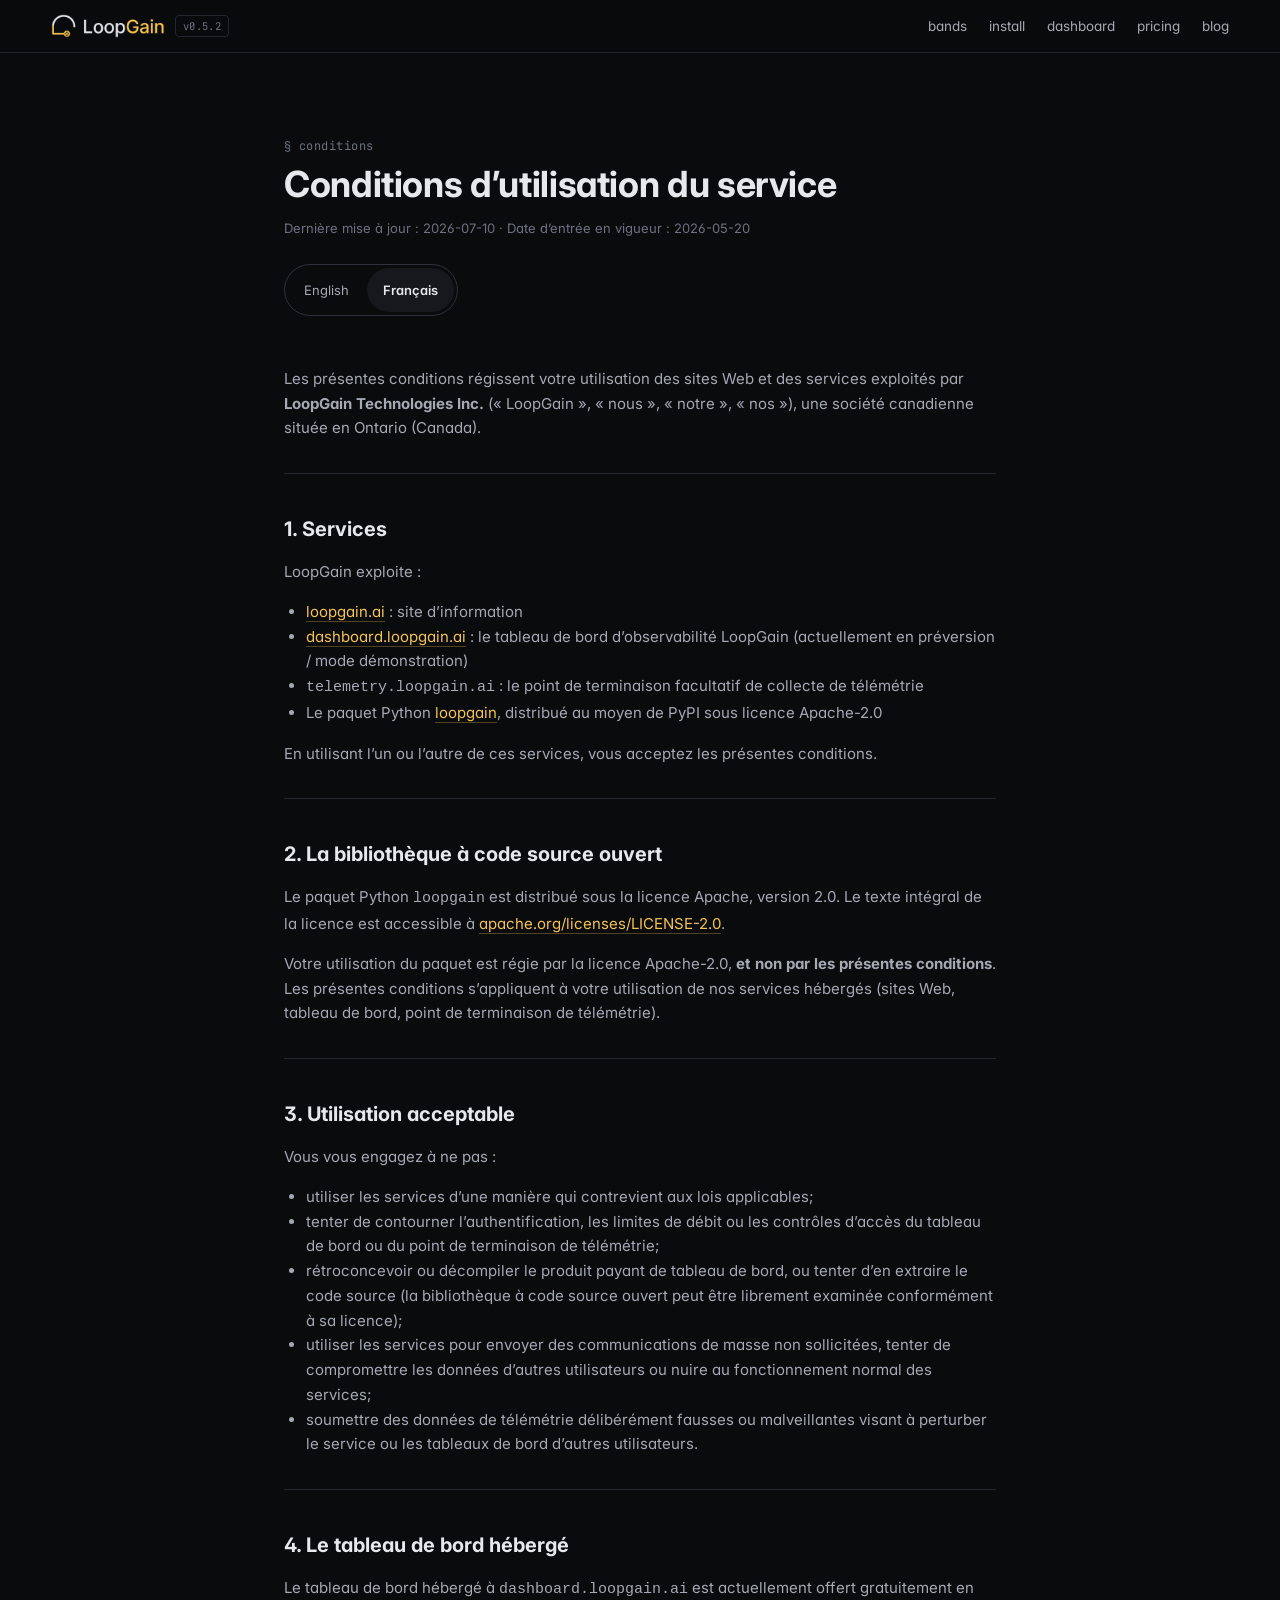
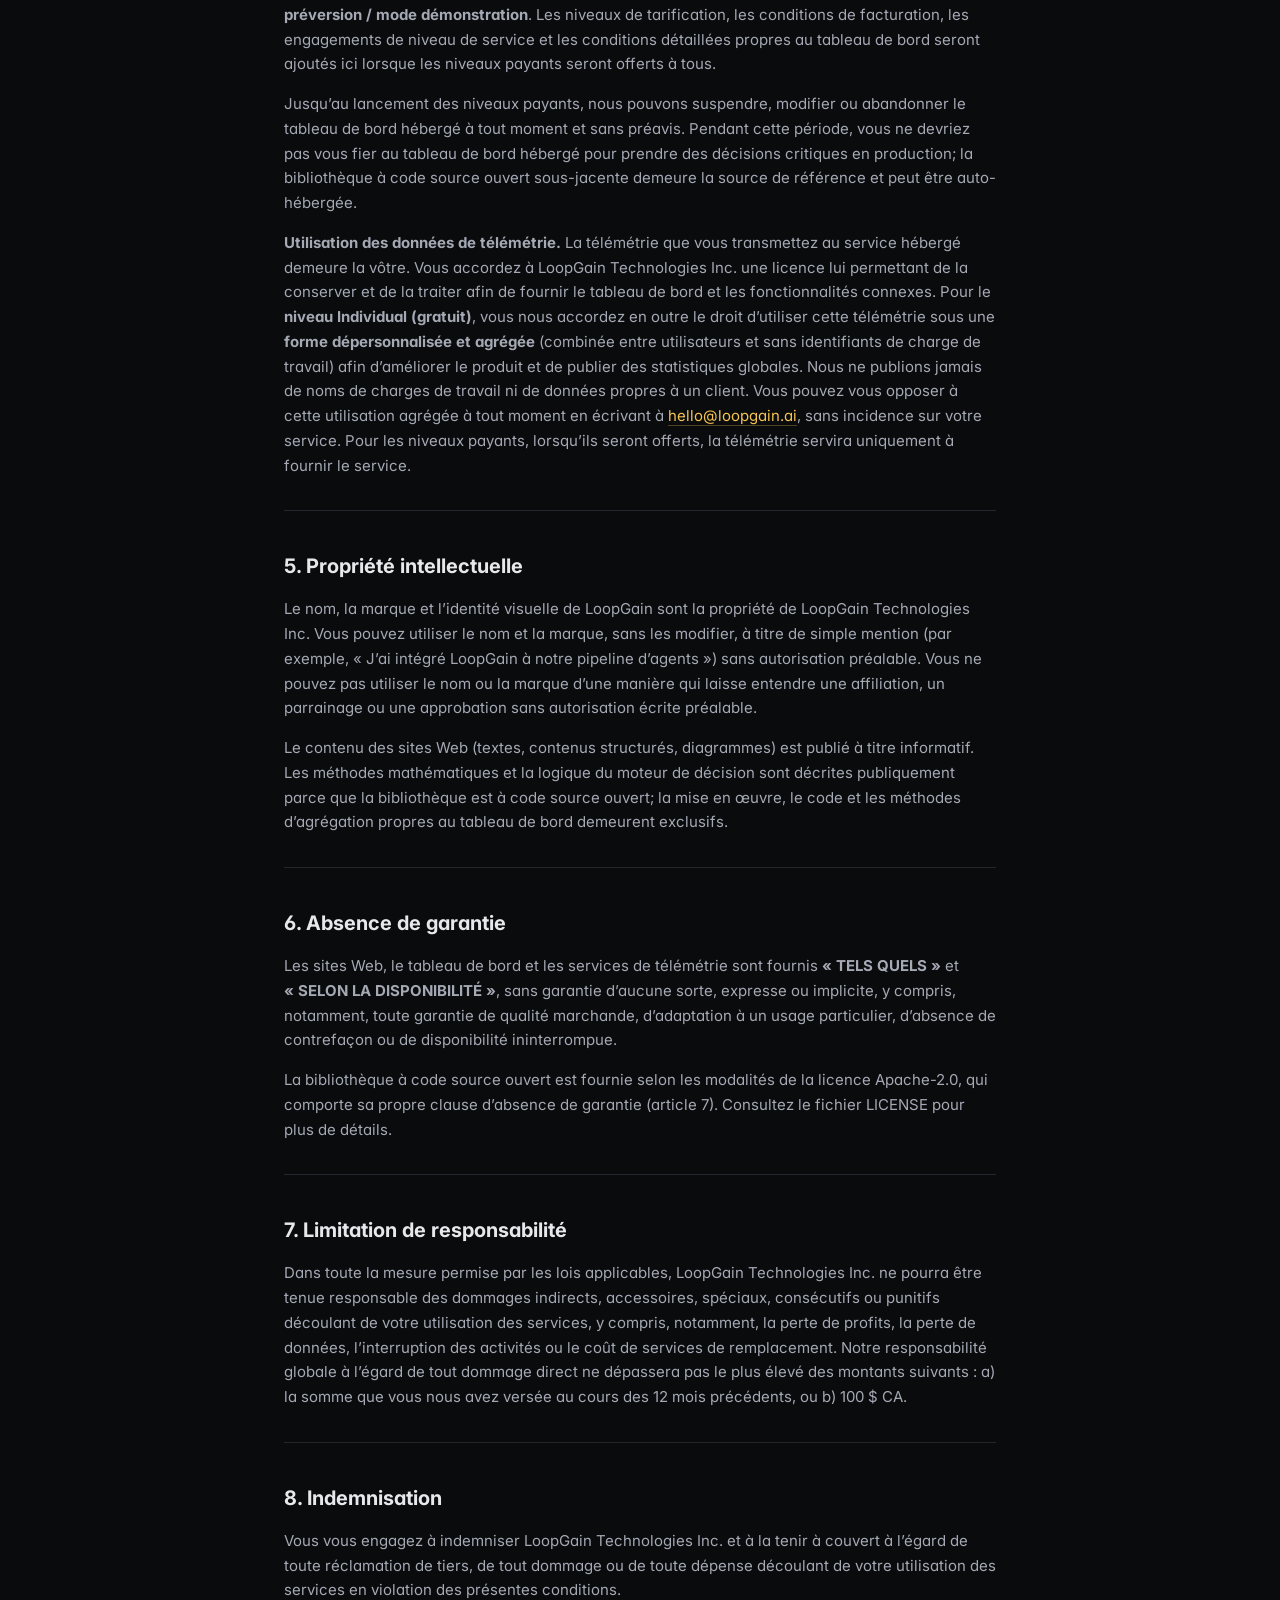
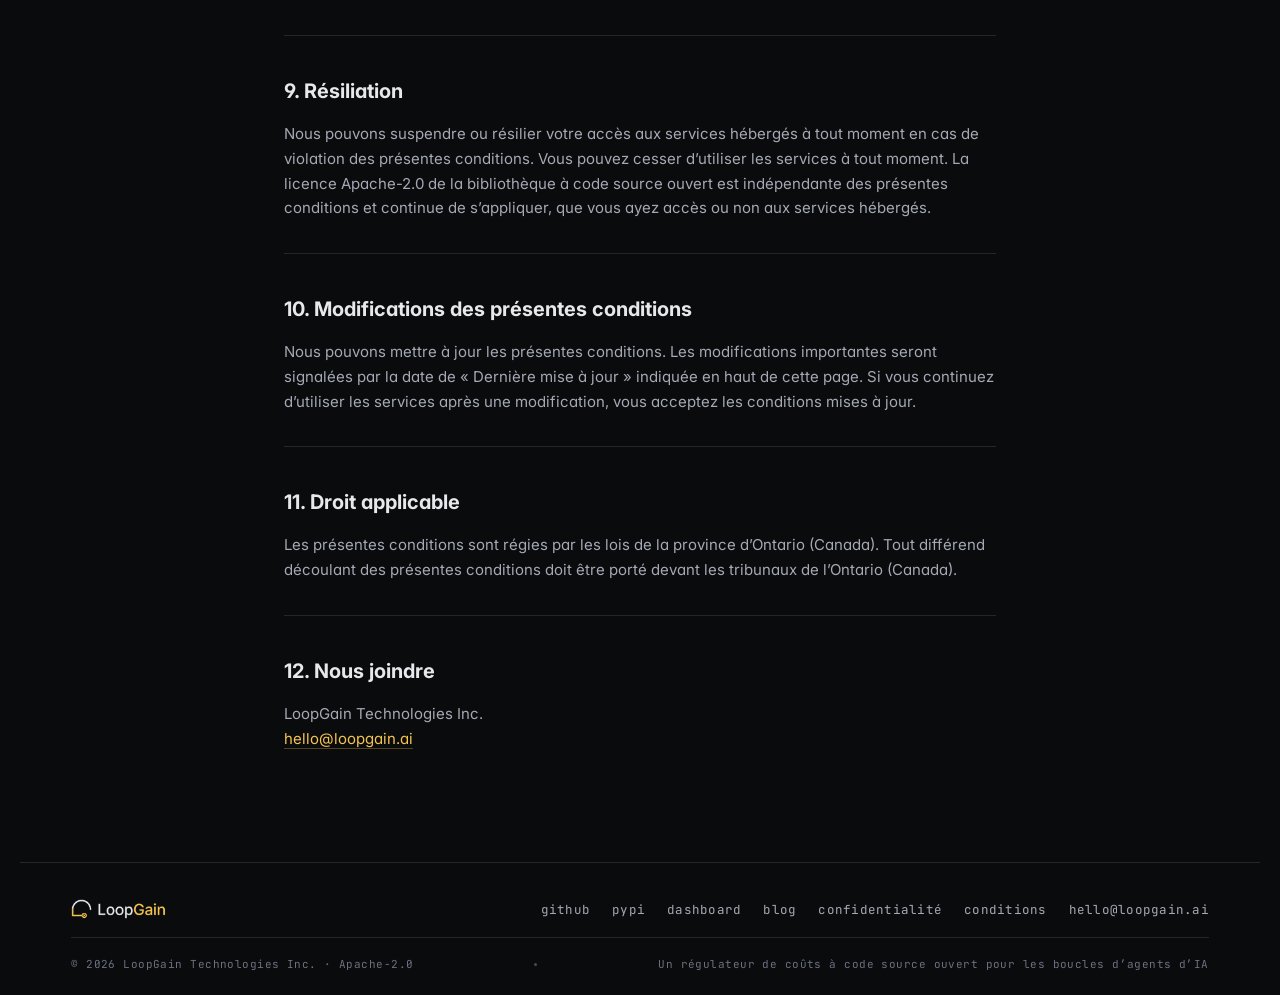
<file: fr/terms.html>
<!DOCTYPE html>
<html lang="fr-CA" data-theme="dark">
<head>
<meta charset="UTF-8" />
<meta name="viewport" content="width=device-width, initial-scale=1.0" />
<title>Conditions d’utilisation du service — LoopGain</title>
<meta name="description" content="Conditions d’utilisation de LoopGain : bibliothèque sous licence Apache-2.0, tableau de bord hébergé en préversion, aucune garantie, droit de l’Ontario." />
<meta name="theme-color" content="#0A0B0D" />
<meta name="robots" content="index,follow" />
<link rel="icon" href="/favicon.ico" sizes="32x32" />
<link rel="icon" type="image/svg+xml" href="/favicon.svg" />
<link rel="apple-touch-icon" href="/apple-touch-icon.png" />
<link rel="canonical" href="https://loopgain.ai/fr/terms" />
<link rel="alternate" hreflang="en" href="https://loopgain.ai/terms" />
<link rel="alternate" hreflang="fr-CA" href="https://loopgain.ai/fr/terms" />
<link rel="alternate" hreflang="x-default" href="https://loopgain.ai/terms" />
<link rel="preconnect" href="https://fonts.googleapis.com" />
<link rel="preconnect" href="https://fonts.gstatic.com" crossorigin />
<link rel="preload" as="style" href="https://fonts.googleapis.com/css2?family=Inter:wght@400;500;600;700&family=JetBrains+Mono:wght@400;500;600;700&display=swap" data-font-css />
<noscript><link href="https://fonts.googleapis.com/css2?family=Inter:wght@400;500;600;700&family=JetBrains+Mono:wght@400;500;600;700&display=swap" rel="stylesheet" /></noscript>
<script src="/fonts.js" defer></script>
<link rel="stylesheet" href="/landing.css" />
<style>
  .legal-page { max-width: 760px; margin: 0 auto; padding: 80px 24px 96px; color: var(--text-1); }
  .legal-page .legal-eyebrow { font-family: 'JetBrains Mono', monospace; font-size: 12px; color: var(--text-3); letter-spacing: 0.04em; text-transform: lowercase; }
  .legal-page h1 { font-size: 36px; line-height: 1.15; margin: 8px 0 12px; letter-spacing: -0.01em; }
  .legal-page .legal-meta { color: var(--text-3); font-size: 13px; margin-bottom: 40px; }
  .legal-page h2 { font-size: 20px; margin: 40px 0 12px; color: var(--text-1); }
  .legal-page p, .legal-page li { font-size: 15px; line-height: 1.65; color: var(--text-2); }
  .legal-page ul { padding-left: 22px; margin: 8px 0 16px; }
  .legal-page a { color: var(--accent); text-decoration: none; border-bottom: 1px solid color-mix(in srgb, var(--accent) 30%, transparent); }
  .legal-page a:hover { color: var(--accent-deep); border-bottom-color: var(--accent-deep); }
  .legal-page hr { border: none; border-top: 1px solid var(--border); margin: 32px 0; }
.legal-page .lang-switch { display: inline-flex; gap: 2px; margin: -24px 0 36px; padding: 3px; border: 1px solid var(--border-2); border-radius: 999px; }
.legal-page .lang-switch a { display: inline-flex; align-items: center; min-height: 44px; padding: 0 16px; border: 0; border-radius: 999px; color: var(--text-2); font-size: 13px; }
.legal-page .lang-switch a:hover { color: var(--text-1); border: 0; }
.legal-page .lang-switch a[aria-current="page"] { background: var(--surf-1); color: var(--text-1); font-weight: 600; }
</style>
</head>
<body>

<header class="nav" data-screen-label="nav">
  <a class="nav-brand" href="/" aria-label="Accueil de LoopGain">
    <img src="/loopgain-lockup-dark-sm.png" alt="LoopGain" class="brand-dark" style="height:24px; width:auto;" />
    <img src="/loopgain-lockup-light-sm.png" alt="LoopGain" class="brand-light" style="height:24px; width:auto;" />
    <span class="nav-version mono" data-lg-version>v0.5.2</span>
  </a>
  <nav class="nav-links" aria-label="primary">
    <a href="/#bands">bands</a>
    <a href="/#install">install</a>
    <a href="/#dashboard">dashboard</a>
    <a href="/#pricing">pricing</a>
    <a href="/blog/">blog</a>
  </nav>
</header>

<main>
  <article class="legal-page">
  <span class="legal-eyebrow">§ conditions</span>
  <h1>Conditions d’utilisation du service</h1>
  <div class="legal-meta">Dernière mise à jour&nbsp;: 2026-07-10 · Date d’entrée en vigueur&nbsp;: 2026-05-20</div>
  <nav class="lang-switch" aria-label="Language / Langue"><a href="/terms" hreflang="en" lang="en">English</a><a href="/fr/terms" hreflang="fr-CA" lang="fr-CA" aria-current="page">Français</a></nav>

  <p>Les présentes conditions régissent votre utilisation des sites Web et des services exploités par <strong>LoopGain Technologies Inc.</strong> («&nbsp;LoopGain&nbsp;», «&nbsp;nous&nbsp;», «&nbsp;notre&nbsp;», «&nbsp;nos&nbsp;»), une société canadienne située en Ontario (Canada).</p>

  <hr />

  <h2>1. Services</h2>
  <p>LoopGain exploite&nbsp;:</p>
  <ul>
    <li><a href="https://loopgain.ai">loopgain.ai</a>&nbsp;: site d’information</li>
    <li><a href="https://dashboard.loopgain.ai">dashboard.loopgain.ai</a>&nbsp;: le tableau de bord d’observabilité LoopGain (actuellement en préversion / mode démonstration)</li>
    <li><code>telemetry.loopgain.ai</code>&nbsp;: le point de terminaison facultatif de collecte de télémétrie</li>
    <li>Le paquet Python <a href="https://pypi.org/project/loopgain/">loopgain</a>, distribué au moyen de PyPI sous licence Apache-2.0</li>
  </ul>
  <p>En utilisant l’un ou l’autre de ces services, vous acceptez les présentes conditions.</p>

  <hr />

  <h2>2. La bibliothèque à code source ouvert</h2>
  <p>Le paquet Python <code>loopgain</code> est distribué sous la licence Apache, version&nbsp;2.0. Le texte intégral de la licence est accessible à <a href="https://www.apache.org/licenses/LICENSE-2.0" rel="noopener">apache.org/licenses/LICENSE-2.0</a>.</p>
  <p>Votre utilisation du paquet est régie par la licence Apache-2.0, <strong>et non par les présentes conditions</strong>. Les présentes conditions s’appliquent à votre utilisation de nos services hébergés (sites Web, tableau de bord, point de terminaison de télémétrie).</p>

  <hr />

  <h2>3. Utilisation acceptable</h2>
  <p>Vous vous engagez à ne pas&nbsp;:</p>
  <ul>
    <li>utiliser les services d’une manière qui contrevient aux lois applicables;</li>
    <li>tenter de contourner l’authentification, les limites de débit ou les contrôles d’accès du tableau de bord ou du point de terminaison de télémétrie;</li>
    <li>rétroconcevoir ou décompiler le produit payant de tableau de bord, ou tenter d’en extraire le code source (la bibliothèque à code source ouvert peut être librement examinée conformément à sa licence);</li>
    <li>utiliser les services pour envoyer des communications de masse non sollicitées, tenter de compromettre les données d’autres utilisateurs ou nuire au fonctionnement normal des services;</li>
    <li>soumettre des données de télémétrie délibérément fausses ou malveillantes visant à perturber le service ou les tableaux de bord d’autres utilisateurs.</li>
  </ul>

  <hr />

  <h2>4. Le tableau de bord hébergé</h2>
  <p>Le tableau de bord hébergé à <code>dashboard.loopgain.ai</code> est actuellement offert gratuitement en <strong>préversion / mode démonstration</strong>. Les niveaux de tarification, les conditions de facturation, les engagements de niveau de service et les conditions détaillées propres au tableau de bord seront ajoutés ici lorsque les niveaux payants seront offerts à tous.</p>
  <p>Jusqu’au lancement des niveaux payants, nous pouvons suspendre, modifier ou abandonner le tableau de bord hébergé à tout moment et sans préavis. Pendant cette période, vous ne devriez pas vous fier au tableau de bord hébergé pour prendre des décisions critiques en production; la bibliothèque à code source ouvert sous-jacente demeure la source de référence et peut être auto-hébergée.</p>
  <p><strong>Utilisation des données de télémétrie.</strong> La télémétrie que vous transmettez au service hébergé demeure la vôtre. Vous accordez à LoopGain Technologies Inc. une licence lui permettant de la conserver et de la traiter afin de fournir le tableau de bord et les fonctionnalités connexes. Pour le <strong>niveau Individual (gratuit)</strong>, vous nous accordez en outre le droit d’utiliser cette télémétrie sous une <strong>forme dépersonnalisée et agrégée</strong> (combinée entre utilisateurs et sans identifiants de charge de travail) afin d’améliorer le produit et de publier des statistiques globales. Nous ne publions jamais de noms de charges de travail ni de données propres à un client. Vous pouvez vous opposer à cette utilisation agrégée à tout moment en écrivant à <a href="mailto:hello&#64;loopgain&#46;ai">hello&#64;loopgain&#46;ai</a>, sans incidence sur votre service. Pour les niveaux payants, lorsqu’ils seront offerts, la télémétrie servira uniquement à fournir le service.</p>

  <hr />

  <h2>5. Propriété intellectuelle</h2>
  <p>Le nom, la marque et l’identité visuelle de LoopGain sont la propriété de LoopGain Technologies Inc. Vous pouvez utiliser le nom et la marque, sans les modifier, à titre de simple mention (par exemple, «&nbsp;J’ai intégré LoopGain à notre pipeline d’agents&nbsp;») sans autorisation préalable. Vous ne pouvez pas utiliser le nom ou la marque d’une manière qui laisse entendre une affiliation, un parrainage ou une approbation sans autorisation écrite préalable.</p>
  <p>Le contenu des sites Web (textes, contenus structurés, diagrammes) est publié à titre informatif. Les méthodes mathématiques et la logique du moteur de décision sont décrites publiquement parce que la bibliothèque est à code source ouvert; la mise en œuvre, le code et les méthodes d’agrégation propres au tableau de bord demeurent exclusifs.</p>

  <hr />

  <h2>6. Absence de garantie</h2>
  <p>Les sites Web, le tableau de bord et les services de télémétrie sont fournis <strong>«&nbsp;TELS QUELS&nbsp;»</strong> et <strong>«&nbsp;SELON LA DISPONIBILITÉ&nbsp;»</strong>, sans garantie d’aucune sorte, expresse ou implicite, y compris, notamment, toute garantie de qualité marchande, d’adaptation à un usage particulier, d’absence de contrefaçon ou de disponibilité ininterrompue.</p>
  <p>La bibliothèque à code source ouvert est fournie selon les modalités de la licence Apache-2.0, qui comporte sa propre clause d’absence de garantie (article&nbsp;7). Consultez le fichier LICENSE pour plus de détails.</p>

  <hr />

  <h2>7. Limitation de responsabilité</h2>
  <p>Dans toute la mesure permise par les lois applicables, LoopGain Technologies Inc. ne pourra être tenue responsable des dommages indirects, accessoires, spéciaux, consécutifs ou punitifs découlant de votre utilisation des services, y compris, notamment, la perte de profits, la perte de données, l’interruption des activités ou le coût de services de remplacement. Notre responsabilité globale à l’égard de tout dommage direct ne dépassera pas le plus élevé des montants suivants&nbsp;: a) la somme que vous nous avez versée au cours des 12&nbsp;mois précédents, ou b) 100&nbsp;$&nbsp;CA.</p>

  <hr />

  <h2>8. Indemnisation</h2>
  <p>Vous vous engagez à indemniser LoopGain Technologies Inc. et à la tenir à couvert à l’égard de toute réclamation de tiers, de tout dommage ou de toute dépense découlant de votre utilisation des services en violation des présentes conditions.</p>

  <hr />

  <h2>9. Résiliation</h2>
  <p>Nous pouvons suspendre ou résilier votre accès aux services hébergés à tout moment en cas de violation des présentes conditions. Vous pouvez cesser d’utiliser les services à tout moment. La licence Apache-2.0 de la bibliothèque à code source ouvert est indépendante des présentes conditions et continue de s’appliquer, que vous ayez accès ou non aux services hébergés.</p>

  <hr />

  <h2>10. Modifications des présentes conditions</h2>
  <p>Nous pouvons mettre à jour les présentes conditions. Les modifications importantes seront signalées par la date de «&nbsp;Dernière mise à jour&nbsp;» indiquée en haut de cette page. Si vous continuez d’utiliser les services après une modification, vous acceptez les conditions mises à jour.</p>

  <hr />

  <h2>11. Droit applicable</h2>
  <p>Les présentes conditions sont régies par les lois de la province d’Ontario (Canada). Tout différend découlant des présentes conditions doit être porté devant les tribunaux de l’Ontario (Canada).</p>

  <hr />

  <h2>12. Nous joindre</h2>
  <p>LoopGain Technologies Inc.<br />
  <a href="mailto:hello&#64;loopgain&#46;ai">hello&#64;loopgain&#46;ai</a></p>
</article>
</main>

<footer class="foot" data-screen-label="footer">
  <div class="foot-row">
    <a class="foot-brand" href="/" aria-label="Accueil de LoopGain">
      <img src="/loopgain-lockup-dark-sm.png" alt="LoopGain" class="brand-dark" style="height:20px; width:auto;" />
      <img src="/loopgain-lockup-light-sm.png" alt="LoopGain" class="brand-light" style="height:20px; width:auto;" />
    </a>
    <nav class="foot-links mono" aria-label="footer">
      <a href="https://github.com/loopgain-ai" rel="noopener">github</a>
      <a href="https://pypi.org/project/loopgain" rel="noopener">pypi</a>
      <a href="https://dashboard.loopgain.ai" rel="noopener">dashboard</a>
      <a href="/blog/">blog</a>
      <a href="/fr/privacy">confidentialité</a>
      <a href="/fr/terms">conditions</a>
      <a href="mailto:hello&#64;loopgain&#46;ai">hello&#64;loopgain&#46;ai</a>
    </nav>
  </div>
  <div class="foot-row foot-row-fine mono">
    <span>&copy; 2026 LoopGain Technologies Inc. &middot; Apache-2.0</span>
    <span class="dot-sep"></span>
    <span>Un régulateur de coûts à code source ouvert pour les boucles d’agents d’IA</span>
  </div>
</footer>

<script src="/version-sync.js"></script>
</body>
</html>
</file>
<file: landing.css>
/* ───────────────────────────────────────────────────────────────────
   LoopGain landing — single-page styles.
   Tokens mirror dashboard/index.html so visual continuity is exact.
   Default: dark for all visitors. Light is available only via the in-page
   theme toggle (which sets [data-theme="light"] + persists via localStorage).
   ─────────────────────────────────────────────────────────────────── */

:root {
  --bg-0: #0A0B0D;
  --bg-1: #111317;
  --surf-1: #16181D;
  --surf-2: #1B1E24;
  --surf-3: #20242C;
  --border: #23262D;
  --border-2: #2C313A;
  --text-1: #E6E8EC;
  --text-2: #A4A9B4;
  --text-3: #6B7180;
  --text-4: #474C58;

  --band-fast: #22D3A5;
  --band-conv: #4ADE80;
  --band-stall: #F5C451;
  --band-osc: #F97373;
  --band-div: #E0436B;

  --accent: #F5C451;          /* amber — primary brand */
  --accent-deep: #E0AB2A;
  --accent-ink: #1A1607;      /* readable text on amber */

  --mono: 'JetBrains Mono', ui-monospace, SFMono-Regular, Menlo, monospace;
  --sans: 'Inter', -apple-system, BlinkMacSystemFont, sans-serif;

  --maxw: 1240px;
  --gutter: clamp(20px, 4vw, 56px);
}

[data-theme="light"] {
  --bg-0: #FAFAF7;
  --bg-1: #FFFFFF;
  --surf-1: #FFFFFF;
  --surf-2: #F4F2EC;
  --surf-3: #ECE9E0;
  --border: #E5E1D5;
  --border-2: #CFC9B8;
  --text-1: #0F1218;
  --text-2: #4A5060;
  --text-3: #6F7686;
  --text-4: #9CA3AF;
  --band-fast: #0FA47A;
  --band-conv: #16A34A;
  --band-stall: #C8830C;
  --band-osc: #DC4A4A;
  --band-div: #BA2553;
  --accent: #C8830C;
  --accent-deep: #9B6708;
  --accent-ink: #FFFFFF;
}

* { box-sizing: border-box; }
html, body { margin: 0; padding: 0; }
html { scroll-behavior: smooth; }
body {
  background: var(--bg-0);
  color: var(--text-1);
  font-family: var(--sans);
  font-size: 15px;
  line-height: 1.55;
  -webkit-font-smoothing: antialiased;
  -moz-osx-font-smoothing: grayscale;
  font-feature-settings: 'ss01', 'cv11';
  overflow-x: hidden;
}
::selection { background: color-mix(in oklab, var(--accent) 35%, transparent); color: var(--text-1); }

a { color: inherit; text-decoration: none; }
button { font-family: inherit; color: inherit; background: none; border: none; cursor: pointer; padding: 0; }

.mono { font-family: var(--mono); font-feature-settings: 'zero', 'ss01'; }
.eyebrow {
  display: inline-flex;
  align-items: center;
  gap: 8px;
  font-family: var(--mono);
  font-size: 11px;
  letter-spacing: 0.08em;
  text-transform: uppercase;
  color: var(--text-3);
}
.code-inline {
  background: var(--surf-2);
  border: 1px solid var(--border);
  border-radius: 4px;
  padding: 1px 6px;
  font-size: 0.88em;
  color: var(--text-1);
}

.dot-sep { display: inline-block; width: 3px; height: 3px; border-radius: 50%; background: var(--text-4); margin: 0 6px; vertical-align: middle; }

/* ───────────────── nav ───────────────── */
.nav {
  position: sticky; top: 0; z-index: 50;
  display: flex; align-items: center; justify-content: space-between;
  padding: 14px var(--gutter);
  background: color-mix(in oklab, var(--bg-0) 88%, transparent);
  backdrop-filter: saturate(140%) blur(10px);
  -webkit-backdrop-filter: saturate(140%) blur(10px);
  border-bottom: 1px solid var(--border);
}
.nav-brand {
  display: inline-flex; align-items: center; gap: 10px;
  color: var(--text-1);
}
.nav-mark { color: var(--text-1); flex-shrink: 0; }
/* Brand lockup theme switching: dark PNG on dark theme, light PNG on light. */
.nav-brand .brand-light,
.foot-brand .brand-light { display: none; }
.nav-brand .brand-dark,
.foot-brand .brand-dark { display: inline-block; }
[data-theme="light"] .nav-brand .brand-dark,
[data-theme="light"] .foot-brand .brand-dark { display: none; }
[data-theme="light"] .nav-brand .brand-light,
[data-theme="light"] .foot-brand .brand-light { display: inline-block; }
.nav-word {
  font-weight: 600;
  letter-spacing: -0.02em;
  font-size: 17px;
}
.nav-word .accent { color: var(--accent); }
.nav-version {
  font-size: 10.5px;
  color: var(--text-3);
  border: 1px solid var(--border);
  padding: 2px 7px;
  border-radius: 4px;
  letter-spacing: 0.04em;
}
.nav-links {
  display: flex; align-items: center; gap: 22px;
  font-size: 13.5px;
}
.nav-links a { color: var(--text-2); transition: color 120ms ease; }
.nav-links a:hover { color: var(--text-1); }
.nav-theme {
  width: 30px; height: 30px;
  border-radius: 6px;
  display: inline-flex; align-items: center; justify-content: center;
  color: var(--text-2);
  border: 1px solid var(--border);
  background: var(--surf-1);
  transition: color 120ms ease, border-color 120ms ease, background 120ms ease;
}
.nav-theme:hover { color: var(--text-1); border-color: var(--border-2); background: var(--surf-2); }
[data-theme="light"] .nav-theme svg path { d: path("M11 8a3 3 0 1 1-3-3 4 4 0 0 0 3 3z"); }

.nav-links a.nav-cta {
  display: inline-flex; align-items: center; gap: 6px;
  background: var(--accent);
  color: var(--accent-ink);
  padding: 7px 13px;
  border-radius: 6px;
  font-weight: 600;
  font-size: 13px;
  white-space: nowrap;
  transition: background 120ms ease, transform 120ms ease;
}
.nav-links a.nav-cta:hover { background: var(--accent-deep); color: var(--accent-ink); }

@media (max-width: 760px) {
  .nav-links a:not(.nav-cta) { display: none; }
  .nav-version { display: none; }
}

/* ───────────────── buttons / pieces ───────────────── */
.btn {
  display: inline-flex; align-items: center; gap: 7px;
  padding: 10px 16px;
  border-radius: 7px;
  font-weight: 600;
  font-size: 13.5px;
  letter-spacing: -0.005em;
  border: 1px solid transparent;
  transition: background 140ms ease, color 140ms ease, border-color 140ms ease, transform 120ms ease;
  white-space: nowrap;
}
.btn-amber { background: var(--accent); color: var(--accent-ink); border-color: var(--accent); }
.btn-amber:hover { background: var(--accent-deep); border-color: var(--accent-deep); }
.btn-ghost { background: transparent; color: var(--text-1); border-color: var(--border-2); }
.btn-ghost:hover { background: var(--surf-2); border-color: var(--text-3); }
.btn-block { width: 100%; justify-content: center; }

.copy-box {
  display: inline-flex; align-items: center; gap: 10px;
  padding: 9px 14px;
  background: var(--surf-1);
  border: 1px solid var(--border);
  border-radius: 7px;
  font-size: 14px;
  cursor: pointer;
  user-select: none;
  white-space: nowrap;
  transition: border-color 120ms ease, background 120ms ease;
}
.copy-box:hover { border-color: var(--border-2); background: var(--surf-2); }
.copy-box:focus-visible { outline: 2px solid var(--accent); outline-offset: 2px; }
.copy-prompt { color: var(--text-3); }
.copy-box code { color: var(--text-1); font-size: 13.5px; }
.copy-hint {
  margin-left: auto;
  font-size: 10.5px;
  color: var(--text-3);
  text-transform: uppercase;
  letter-spacing: 0.08em;
  border: 1px solid var(--border);
  padding: 2px 7px;
  border-radius: 4px;
}
.copy-box.copied .copy-hint { color: var(--band-fast); border-color: color-mix(in oklab, var(--band-fast) 40%, var(--border)); }
.copy-box.copied .copy-hint::after { content: '✓'; margin-left: 5px; }

.copy-box-sm { padding: 7px 11px; font-size: 13px; width: 100%; }
.copy-box-sm code { font-size: 12.5px; }

/* ───────────────── section scaffolding ───────────────── */
main { display: block; }
section {
  padding: clamp(64px, 9vw, 120px) var(--gutter);
  max-width: var(--maxw);
  margin: 0 auto;
}
section + section {
  border-top: 1px solid var(--border);
}
.section-head {
  max-width: 760px;
  margin-bottom: 56px;
}
.section-head .eyebrow { margin-bottom: 14px; }
.section-head h2 {
  margin: 0 0 18px;
  font-size: clamp(28px, 3.6vw, 44px);
  font-weight: 600;
  letter-spacing: -0.025em;
  line-height: 1.22;
  text-wrap: balance;
}
.section-head h2 .code-inline {
  display: inline-block;
  font-size: 0.82em;
  padding: 1px 10px;
  border-radius: 7px;
  background: var(--surf-2);
  border: 1px solid var(--border-2);
  color: var(--accent);
  font-weight: 500;
  line-height: 1.05;
  vertical-align: -0.04em;
}
.section-sub {
  margin: 0;
  color: var(--text-2);
  font-size: clamp(15px, 1.4vw, 17px);
  line-height: 1.6;
  max-width: 64ch;
}

/* ───────────────── HERO ───────────────── */
.hero {
  padding-top: clamp(48px, 7vw, 88px);
  padding-bottom: clamp(72px, 8vw, 104px);
  position: relative;
}
.hero::before {
  /* Full-bleed glow: the .hero section is centered inside a max-width
     container, but the radial-gradient backgrounds should fade out at
     the viewport edges, not get clipped at the content-area boundary.
     left:50% + width:100vw + translateX(-50%) centers a viewport-wide
     box on .hero's center (which == viewport center). body has
     overflow-x: hidden so the extra width doesn't add a scrollbar. */
  content: '';
  position: absolute;
  top: 0;
  bottom: 0;
  left: 50%;
  width: 100vw;
  transform: translateX(-50%);
  background:
    radial-gradient(ellipse 60% 80% at 15% 0%, color-mix(in oklab, var(--accent) 14%, transparent) 0%, transparent 65%),
    radial-gradient(ellipse 50% 70% at 95% 30%, color-mix(in oklab, var(--band-fast) 11%, transparent) 0%, transparent 65%);
  pointer-events: none;
  z-index: 0;
}
.hero-grid {
  position: relative;
  z-index: 1;
  display: grid;
  grid-template-columns: minmax(0, 1.05fr) minmax(0, 1fr);
  gap: clamp(40px, 6vw, 80px);
  align-items: center;
}
@media (max-width: 880px) {
  .hero-grid { grid-template-columns: 1fr; }
}

.hero-copy .eyebrow {
  margin-bottom: 28px;
  color: var(--text-2);
}
.status-dot {
  width: 7px; height: 7px;
  border-radius: 50%;
  background: var(--band-fast);
  box-shadow: 0 0 0 0 color-mix(in oklab, var(--band-fast) 50%, transparent);
  animation: status-pulse 2.2s ease-out infinite;
}
@keyframes status-pulse {
  0%, 100% { box-shadow: 0 0 0 0 color-mix(in oklab, var(--band-fast) 55%, transparent); }
  50%      { box-shadow: 0 0 0 6px color-mix(in oklab, var(--band-fast) 0%, transparent); }
}

.hero-copy h1 {
  margin: 0 0 22px;
  font-size: clamp(28px, 3.4vw, 44px);
  font-weight: 600;
  letter-spacing: -0.025em;
  line-height: 1.12;
  text-wrap: balance;
  max-width: 22ch;
}
.hero-copy h1 br + .code-inline { margin-top: 6px; }
.hero-copy h1 .code-inline {
  display: inline-block;
  font-size: 0.78em;
  padding: 2px 10px;
  border-radius: 6px;
  background: var(--surf-2);
  border: 1px solid var(--border-2);
  color: var(--accent);
  font-weight: 500;
  line-height: 1.05;
  vertical-align: -0.04em;
}

.hero-sub {
  margin: 0 0 32px;
  color: var(--text-2);
  font-size: clamp(15.5px, 1.3vw, 18px);
  line-height: 1.6;
  max-width: 58ch;
}
.hero-sub em {
  font-style: normal;
  color: var(--text-1);
  background: linear-gradient(180deg, transparent 65%, color-mix(in oklab, var(--accent) 35%, transparent) 65%);
  padding: 0 2px;
}

.hero-actions {
  display: flex;
  gap: 12px;
  flex-wrap: wrap;
  margin-bottom: 28px;
}

.hero-meta {
  display: flex;
  align-items: center;
  flex-wrap: wrap;
  gap: 4px 0;
  font-size: 11.5px;
  color: var(--text-3);
  letter-spacing: 0.04em;
}
.hero-meta > span:not(.dot-sep) { white-space: nowrap; }
.hero-meta .hm-key { color: var(--text-4); margin-right: 5px; }

/* hero chart */
.hero-chart {
  margin: 0;
  background: var(--surf-1);
  border: 1px solid var(--border);
  border-radius: 12px;
  overflow: hidden;
  box-shadow: 0 1px 0 0 rgba(255,255,255,0.02) inset,
              0 20px 60px -20px rgba(0,0,0,0.5);
}
[data-theme="light"] .hero-chart {
  box-shadow: 0 1px 2px 0 rgba(15,18,24,0.04),
              0 20px 50px -25px rgba(15,18,24,0.15);
}
.hero-chart-head {
  display: flex;
  align-items: center;
  justify-content: space-between;
  padding: 12px 16px;
  border-bottom: 1px solid var(--border);
  font-size: 11px;
  letter-spacing: 0.04em;
}
.hero-chart-head .label {
  color: var(--text-3);
  text-transform: uppercase;
  font-size: 10.5px;
}
.hc-realtag {
  font-size: 10px;
  color: var(--text-3);
  text-decoration: none;
  border-bottom: 1px solid transparent;
}
.hc-realtag:hover { color: var(--band-fast); border-bottom-color: color-mix(in oklab, var(--band-fast) 40%, transparent); }
.band-readout {
  font-size: 10.5px;
  font-weight: 600;
  padding: 3px 9px;
  border-radius: 4px;
  letter-spacing: 0.06em;
  color: var(--band-fast);
  background: color-mix(in oklab, var(--band-fast) 14%, transparent);
  border: 1px solid color-mix(in oklab, var(--band-fast) 28%, transparent);
  transition: color 200ms ease, background 200ms ease, border-color 200ms ease;
}
.band-readout.is-conv  { color: var(--band-conv);  background: color-mix(in oklab, var(--band-conv) 14%, transparent);  border-color: color-mix(in oklab, var(--band-conv) 28%, transparent); }
.band-readout.is-stall { color: var(--band-stall); background: color-mix(in oklab, var(--band-stall) 14%, transparent); border-color: color-mix(in oklab, var(--band-stall) 28%, transparent); }
.band-readout.is-osc   { color: var(--band-osc);   background: color-mix(in oklab, var(--band-osc) 14%, transparent);   border-color: color-mix(in oklab, var(--band-osc) 28%, transparent); }
.band-readout.is-div   { color: var(--band-div);   background: color-mix(in oklab, var(--band-div) 14%, transparent);   border-color: color-mix(in oklab, var(--band-div) 28%, transparent); }

.hero-chart-stage {
  position: relative;
  display: flex;
  aspect-ratio: 600 / 360;
  background: var(--bg-1);
}
.band-rail {
  position: absolute; inset: 0;
  display: flex; flex-direction: column;
}
.band {
  flex: 1;
  position: relative;
  opacity: 0.10;
}
[data-theme="light"] .band { opacity: 0.16; }
/* Flex weights are the actual Aβ widths of each band over the visible
   chart range (Aβ 0..1.20). DIVERGING is 1.05→1.20 = 0.15, OSCILLATING
   and STALLING are 0.10 each, CONVERGING is 0.55, FAST_CONVERGE is
   0.30. Scaled ×10 for legibility. Matches the chart's linear abToY
   in landing.js, so each band's colored stripe is the same height as
   the y-range it represents. */
.band-fast  { background: var(--band-fast);  flex: 3;   }
.band-conv  { background: var(--band-conv);  flex: 5.5; }
.band-stall { background: var(--band-stall); flex: 1;   }
.band-osc   { background: var(--band-osc);   flex: 1;   }
.band-div   { background: var(--band-div);   flex: 1.5; }
.band-rail .band + .band { border-top: 1px dashed color-mix(in oklab, var(--text-3) 30%, transparent); }

.band-labels {
  position: absolute;
  inset: 0;
  display: flex;
  flex-direction: column;
  padding: 8px 12px;
  pointer-events: none;
  font-size: 9.5px;
  letter-spacing: 0.06em;
  color: var(--text-3);
}
.band-labels span {
  flex: 1;
  display: flex;
  align-items: flex-start;
  justify-content: space-between;
  gap: 6px;
  text-transform: uppercase;
}
/* Label flex weights mirror .band-rail above so each label sits inside
   its stripe. Don't change one without the other. */
.band-labels span:nth-child(1) { color: var(--band-div);   flex: 1.5; }
.band-labels span:nth-child(2) { color: var(--band-osc);   flex: 1;   }
.band-labels span:nth-child(3) { color: var(--band-stall); flex: 1;   }
.band-labels span:nth-child(4) { color: var(--band-conv);  flex: 5.5; }
.band-labels span:nth-child(5) { color: var(--band-fast);  flex: 3;   }
.band-labels i { color: var(--text-4); font-style: normal; font-weight: 500; opacity: 0.85; }
[data-theme="light"] .band-labels i { color: var(--text-3); }

/* LEFT: the five states as a color KEY for the line colors — NOT a y-axis.
   (Error level ≠ loop state, so band height-mapping would lie; see landing.js.) */
/* horizontal legend under the chart, centered, wraps to 2 rows if needed */
.band-key {
  display: flex;
  flex-wrap: wrap;
  justify-content: center;
  align-items: center;
  gap: 7px 18px;
  margin: 0;
  padding: 11px 16px;
  border-top: 1px solid var(--border);
}
.band-key .bk {
  display: inline-flex;
  align-items: center;
  gap: 6px;
  font-size: 9px;
  letter-spacing: 0.04em;
  color: var(--text-3);
  list-style: none;
}
.band-key .bk i { width: 9px; height: 9px; border-radius: 2px; flex: 0 0 auto; }
.bk-div  i { background: var(--band-div); }
.bk-osc  i { background: var(--band-osc); }
.bk-stall i { background: var(--band-stall); }
.bk-conv i { background: var(--band-conv); }
.bk-fast i { background: var(--band-fast); }
.bk-fast, .bk-conv { color: var(--text-2); }

.plot-wrap { position: relative; flex: 1; min-width: 0; }
.hero-chart-svg {
  position: absolute;
  inset: 0;
  width: 100%; height: 100%;
}
.hero-chart-svg .grid {
  fill: none;
  stroke: var(--border);
  stroke-width: 1;
  opacity: 0.4;
}
[data-theme="light"] .hero-chart-svg .grid { opacity: 0.5; }

/* the two trajectories */
.hc-baseline {
  stroke: var(--text-3);
  stroke-width: 1.75;
  stroke-linejoin: round;
  stroke-linecap: round;
  opacity: 0.85;
}
.hc-lgline {
  stroke: var(--band-fast);
  stroke-width: 3;
  stroke-linejoin: round;
  stroke-linecap: round;
}
.hc-base-head { fill: var(--text-2); }

/* RIGHT: error axis — the only quantitative axis. Its own column inside the
   stage so the labels never clip against the card edge. */
.err-axis {
  position: relative;
  flex: 0 0 40px;
  display: flex;
  flex-direction: column;
  justify-content: space-between;
  align-items: flex-start;
  padding: 16px 0 20px 6px;
  font-size: 9px;
  color: var(--text-4);
  pointer-events: none;
}
.err-axis em {
  position: absolute;
  right: 4px; top: 50%;
  transform: translateY(-50%) rotate(90deg);
  transform-origin: center;
  font-style: normal;
  font-size: 8px;
  text-transform: uppercase;
  letter-spacing: 0.12em;
  color: var(--text-3);
}

/* floating state chips + the band-vocabulary bridge */
.hc-chip {
  position: absolute;
  font-family: 'JetBrains Mono', ui-monospace, monospace;
  font-size: 9.5px;
  font-weight: 600;
  letter-spacing: 0.02em;
  padding: 3px 8px;
  border-radius: 4px;
  white-space: nowrap;
  pointer-events: none;
}
.hc-chip-lg {
  color: var(--band-fast);
  background: color-mix(in oklab, var(--band-fast) 16%, var(--bg-1));
  border: 1px solid color-mix(in oklab, var(--band-fast) 34%, transparent);
  opacity: 0;
  transition: opacity 240ms ease;
}
.hc-chip-lg.is-on { opacity: 1; }
.hc-chip-base {
  color: var(--text-3);
  background: color-mix(in oklab, var(--text-3) 14%, var(--bg-1));
  border: 1px solid color-mix(in oklab, var(--text-3) 26%, transparent);
}
.hc-chip-base.is-broken {
  color: var(--band-div);
  background: color-mix(in oklab, var(--band-div) 16%, var(--bg-1));
  border-color: color-mix(in oklab, var(--band-div) 34%, transparent);
}
.hc-anno {
  position: absolute;
  font-family: 'JetBrains Mono', ui-monospace, monospace;
  font-size: 9px;
  color: var(--band-osc);
  white-space: nowrap;
  pointer-events: none;
  opacity: 0;
  transition: opacity 300ms ease;
}
.hc-anno.is-on { opacity: 0.92; }

/* foot: the two runs compared + a savings callout */
.hero-chart-foot {
  display: grid;
  grid-template-columns: 1fr auto;
  grid-template-rows: auto auto;
  border-top: 1px solid var(--border);
}
.hcf-line {
  grid-column: 1;
  display: flex;
  align-items: center;
  flex-wrap: nowrap;
  white-space: nowrap;
  gap: 10px;
  padding: 9px 14px;
  font-size: 10px;
  min-width: 0;
  overflow: hidden;
}
.hcf-line.hcf-base { border-top: 1px solid var(--border); }
.hcf-name {
  display: inline-flex;
  align-items: center;
  gap: 6px;
  font-weight: 600;
  color: var(--text-1);
  min-width: 78px;
}
.hcf-dot { width: 9px; height: 9px; border-radius: 50%; flex: 0 0 auto; }
.hcf-lg   .hcf-dot { background: var(--accent); }
.hcf-base .hcf-dot { background: var(--text-3); }
.hcf-base .hcf-name { color: var(--text-2); }
.hcf-stat { color: var(--text-3); display: inline-flex; gap: 5px; align-items: baseline; }
.hcf-stat b { color: var(--text-1); font-weight: 600; font-variant-numeric: tabular-nums; }
.hcf-k { font-size: 9px; text-transform: uppercase; letter-spacing: 0.08em; color: var(--text-4); }
.hcf-ok  { color: var(--text-3); }
.hcf-ok.is-on  { color: var(--band-conv); }
.hcf-bad { color: var(--text-3); }
.hcf-bad.is-on { color: var(--band-div); }
.hcf-saved {
  grid-column: 2;
  grid-row: 1 / 3;
  border-left: 1px solid var(--border);
  display: flex;
  flex-direction: column;
  align-items: center;
  justify-content: center;
  text-align: center;
  padding: 8px 18px;
  background: color-mix(in oklab, var(--band-fast) 7%, transparent);
}
.hcf-saved-num {
  font-size: 26px;
  font-weight: 700;
  line-height: 1;
  color: var(--band-fast);
  letter-spacing: -0.02em;
  font-variant-numeric: tabular-nums;
}
.hcf-saved-lab {
  font-size: 9px;
  text-transform: uppercase;
  letter-spacing: 0.06em;
  color: var(--text-3);
  margin-top: 4px;
}

/* ───────────────── problem section ───────────────── */
.prob-grid {
  display: grid;
  grid-template-columns: minmax(0, 1.05fr) minmax(0, 1fr);
  gap: clamp(40px, 6vw, 80px);
  align-items: start;
}
@media (max-width: 920px) {
  .prob-grid { grid-template-columns: 1fr; }
}
.prob-copy p {
  margin: 0 0 18px;
  font-size: 17px;
  line-height: 1.65;
  color: var(--text-2);
  max-width: 56ch;
}
.prob-copy p:first-child { color: var(--text-1); font-size: 19px; line-height: 1.55; }
.prob-quote {
  margin: 32px 0 0;
  padding: 22px 26px 20px;
  background: var(--surf-1);
  border: 1px solid var(--border);
  border-left: 3px solid var(--accent);
  border-radius: 0 8px 8px 0;
  position: relative;
  display: grid;
  grid-template-columns: 32px 1fr;
  column-gap: 14px;
  row-gap: 10px;
  align-items: start;
}
.prob-quote-mark {
  font-family: 'Georgia', 'Times New Roman', serif;
  font-size: 52px;
  line-height: 0.85;
  color: var(--accent);
  grid-row: 1;
  grid-column: 1;
  user-select: none;
}
.prob-quote-text {
  margin: 0;
  grid-row: 1;
  grid-column: 2;
  font-size: 18px;
  font-style: italic;
  font-weight: 500;
  line-height: 1.45;
  color: var(--text-1);
  letter-spacing: -0.005em;
}
.prob-quote-by {
  grid-row: 2;
  grid-column: 2;
  font-size: 10.5px;
  letter-spacing: 0.08em;
  color: var(--text-3);
  text-transform: uppercase;
}

.prob-stats {
  background: var(--surf-1);
  border: 1px solid var(--border);
  border-radius: 12px;
  padding: 28px 28px 18px;
}
.ps-row {
  display: grid;
  grid-template-columns: 110px 1fr;
  gap: 20px;
  padding: 18px 0;
  border-bottom: 1px dashed var(--border);
  align-items: start;
}
.ps-row:last-of-type { border-bottom: none; }
.num-mono {
  font-family: var(--mono);
  font-size: 34px;
  font-weight: 500;
  line-height: 1;
  letter-spacing: -0.02em;
  color: var(--band-osc);
  font-variant-numeric: tabular-nums;
}
.ps-num-osc { color: var(--band-osc); }
.ps-num-stall { color: var(--band-stall); }
.ps-num-fast { color: var(--band-fast); }
.ps-row:first-child .ps-num { color: var(--band-div); }
.ps-lab {
  font-size: 14px;
  color: var(--text-2);
  line-height: 1.5;
}
.ps-foot {
  padding-top: 14px;
  border-top: 1px solid var(--border);
  margin-top: 4px;
  font-size: 10.5px;
  color: var(--text-3);
  letter-spacing: 0.04em;
  text-transform: uppercase;
}

/* ───────────────── bands section ───────────────── */
.bands-sec { }
.band-cards {
  display: grid;
  grid-template-columns: repeat(5, 1fr);
  gap: 12px;
  margin-bottom: 56px;
}
@media (max-width: 1080px) {
  .band-cards { grid-template-columns: repeat(3, 1fr); }
  .band-cards .bc:nth-child(4) { grid-column: 1 / span 1; }
  .band-cards .bc:nth-child(5) { grid-column: 2 / span 1; }
  .band-cards .bc:nth-child(6) { grid-column: 3 / span 1; }
}
@media (max-width: 720px) {
  .band-cards { grid-template-columns: 1fr 1fr; }
  .band-cards .bc:nth-child(n) { grid-column: auto; }
  .band-cards .bc:nth-child(5) { grid-column: 1 / -1; }
}

.bc {
  background: var(--surf-1);
  border: 1px solid var(--border);
  border-top: 3px solid var(--bc-color, var(--text-3));
  border-radius: 10px;
  padding: 18px 18px 16px;
  display: flex;
  flex-direction: column;
  gap: 12px;
  min-height: 240px;
  transition: transform 180ms ease, border-color 180ms ease, background 180ms ease;
}
.bc:hover {
  background: var(--surf-2);
  transform: translateY(-2px);
}
.bc-fast  { --bc-color: var(--band-fast); }
.bc-conv  { --bc-color: var(--band-conv); }
.bc-stall { --bc-color: var(--band-stall); }
.bc-osc   { --bc-color: var(--band-osc); }
.bc-div   { --bc-color: var(--band-div); }

.bc-head {
  display: flex; align-items: center; gap: 8px;
}
.bc-dot {
  width: 8px; height: 8px; border-radius: 50%;
  background: var(--bc-color);
  box-shadow: 0 0 0 3px color-mix(in oklab, var(--bc-color) 16%, transparent);
}
.bc-name {
  font-size: 11px;
  font-weight: 600;
  color: var(--bc-color);
  letter-spacing: 0.06em;
}
.bc-range {
  font-size: 13px;
  color: var(--text-1);
  font-weight: 500;
  font-variant-numeric: tabular-nums;
  letter-spacing: -0.01em;
}
.bc-desc {
  margin: 0;
  font-size: 13.5px;
  color: var(--text-2);
  line-height: 1.55;
  flex: 1;
}
.bc-desc b { color: var(--text-1); font-weight: 600; }
.bc-spark {
  height: 28px;
  border-radius: 4px;
  background-color: var(--bg-1);
  border: 1px solid var(--border);
  position: relative;
  overflow: hidden;
}
.bc-spark::before {
  content: '';
  position: absolute;
  inset: 0;
  background-image: var(--spark-bg, none);
  background-size: 100% 100%;
  background-repeat: no-repeat;
}
/* Per-band SVG sparkline as encoded data URI. Path: x = 0..100, y = 0..28. */
.bc-fast .bc-spark::before  { background-image: url("data:image/svg+xml;utf8,<svg xmlns='http://www.w3.org/2000/svg' viewBox='0 0 100 28' preserveAspectRatio='none'><path d='M0 4 Q 20 6 40 18 T 100 26' stroke='%2322D3A5' stroke-width='1.5' fill='none'/></svg>"); }
.bc-conv .bc-spark::before  { background-image: url("data:image/svg+xml;utf8,<svg xmlns='http://www.w3.org/2000/svg' viewBox='0 0 100 28' preserveAspectRatio='none'><path d='M0 5 C 20 7 40 14 60 19 S 100 24 100 25' stroke='%234ADE80' stroke-width='1.5' fill='none'/></svg>"); }
.bc-stall .bc-spark::before { background-image: url("data:image/svg+xml;utf8,<svg xmlns='http://www.w3.org/2000/svg' viewBox='0 0 100 28' preserveAspectRatio='none'><path d='M0 18 C 20 17 40 17 60 16 S 100 16 100 15' stroke='%23F5C451' stroke-width='1.5' fill='none'/></svg>"); }
.bc-osc .bc-spark::before   { background-image: url("data:image/svg+xml;utf8,<svg xmlns='http://www.w3.org/2000/svg' viewBox='0 0 100 28' preserveAspectRatio='none'><path d='M0 14 Q 8 4 16 14 T 32 14 T 48 14 T 64 14 T 80 14 T 100 14' stroke='%23F97373' stroke-width='1.5' fill='none'/></svg>"); }
.bc-div .bc-spark::before   { background-image: url("data:image/svg+xml;utf8,<svg xmlns='http://www.w3.org/2000/svg' viewBox='0 0 100 28' preserveAspectRatio='none'><path d='M0 22 Q 30 22 50 18 T 100 2' stroke='%23E0436B' stroke-width='1.5' fill='none'/></svg>"); }

.bc-foot {
  font-size: 10.5px;
  letter-spacing: 0.08em;
  text-transform: uppercase;
  color: var(--bc-color);
  font-weight: 600;
  display: flex;
  align-items: center;
  gap: 7px;
  padding-top: 8px;
  border-top: 1px solid var(--border);
}

.bands-formula {
  display: grid;
  grid-template-columns: auto 1fr;
  gap: 32px;
  align-items: center;
  padding: 28px 32px;
  background: var(--surf-1);
  border: 1px solid var(--border);
  border-radius: 12px;
}
@media (max-width: 720px) {
  .bands-formula { grid-template-columns: 1fr; gap: 18px; padding: 22px; }
}
.bf-eq {
  display: flex;
  align-items: center;
  gap: 14px;
  font-size: 18px;
  color: var(--text-1);
}
.bf-sym { font-size: 32px; color: var(--accent); font-weight: 500; letter-spacing: -0.02em; }
.bf-sub { font-size: 13px; vertical-align: 4px; color: var(--text-3); letter-spacing: 0.02em; margin-left: 2px; }
.bf-eq-sign { color: var(--text-3); }
.bf-frac {
  display: inline-flex;
  flex-direction: column;
  align-items: center;
  font-size: 14px;
  font-variant-numeric: tabular-nums;
}
.bf-num { padding-bottom: 4px; }
.bf-den { padding-top: 4px; border-top: 1px solid var(--text-2); }
.bf-num b, .bf-den b { font-weight: 600; }
.bf-sep { color: var(--text-3); }
.bf-smooth { font-size: 13px; color: var(--text-2); }
.bf-smooth b { color: var(--text-1); font-weight: 500; }
.bf-note {
  margin: 0;
  font-size: 12.5px;
  color: var(--text-3);
  line-height: 1.6;
  max-width: 48ch;
}

/* ───────────────── code / install section ───────────────── */
.code-tabs {
  display: flex;
  align-items: center;
  gap: 4px;
  background: var(--surf-1);
  border: 1px solid var(--border);
  border-bottom: none;
  border-radius: 10px 10px 0 0;
  padding: 6px 6px 0;
}
.ct-tab {
  padding: 9px 14px;
  font-size: 12.5px;
  font-weight: 500;
  color: var(--text-3);
  border-radius: 6px 6px 0 0;
  border-bottom: 2px solid transparent;
  transition: color 120ms ease, background 120ms ease, border-color 120ms ease;
  margin-bottom: -1px;
}
.ct-tab:hover { color: var(--text-1); background: var(--surf-2); }
.ct-tab.is-active {
  color: var(--text-1);
  border-bottom-color: var(--accent);
  background: color-mix(in oklab, var(--accent) 6%, transparent);
}
.ct-spacer { flex: 1; }
.ct-copy {
  font-size: 10.5px;
  letter-spacing: 0.08em;
  text-transform: uppercase;
  color: var(--text-3);
  border: 1px solid var(--border);
  padding: 5px 10px;
  border-radius: 4px;
  margin-right: 4px;
  margin-bottom: 6px;
}
.ct-copy:hover { color: var(--text-1); border-color: var(--border-2); background: var(--surf-2); }
.ct-copy.copied { color: var(--band-fast); border-color: color-mix(in oklab, var(--band-fast) 40%, var(--border)); }
.ct-copy.copied::after { content: ' ✓'; }

/* Mobile: tab strip scrolls horizontally inside itself; COPY stays pinned
   to the right of the visible scroll viewport via position: sticky so the
   user can read tab names that slide underneath it. Without this, the four
   tab labels + COPY overflow a 375px viewport and COPY would either hang
   off the page or scroll out with the tabs. */
@media (max-width: 720px) {
  .code-tabs {
    overflow-x: auto;
    overflow-y: hidden;
    scrollbar-width: none;        /* Firefox: hide the horizontal scrollbar */
  }
  .code-tabs::-webkit-scrollbar { display: none; }   /* WebKit: hide it too */
  .ct-tab { flex-shrink: 0; }
  .ct-spacer { display: none; }
  .ct-copy {
    position: sticky;
    right: 0;                     /* pin to right edge of scroll viewport */
    margin-left: auto;            /* push to end of flex line when not scrolled */
    flex-shrink: 0;
    background: var(--surf-1);    /* covers tabs sliding underneath */
    /* extend the background to the strip edge so no tab pokes through */
    box-shadow: -8px 0 8px -4px var(--surf-1);
    z-index: 1;
  }
}

.code-panels {
  background: var(--bg-1);
  border: 1px solid var(--border);
  border-radius: 0 0 10px 10px;
  position: relative;
  overflow: hidden;
}
.code-panel {
  display: none;
  margin: 0;
  padding: 22px 24px;
  font-size: 13.5px;
  line-height: 1.65;
  color: var(--text-1);
  overflow-x: auto;
  white-space: pre;
  font-feature-settings: 'zero', 'ss01';
}
.code-panel.is-active { display: block; }
.code-panel .tk-kw  { color: var(--accent); }
.code-panel .tk-str { color: var(--band-conv); }
.code-panel .tk-num { color: var(--band-fast); }
.code-panel .tk-com { color: var(--text-3); font-style: italic; }
[data-theme="light"] .code-panel .tk-com { color: var(--text-3); }
.code-panel .tk-add {
  display: block;
  margin: 0 -24px;
  padding: 0 24px 0 22px;
  border-left: 2px solid var(--accent);
  background: color-mix(in oklab, var(--accent) 10%, transparent);
}

/* ───────────────── proof / examples ───────────────── */
.proof-grid {
  display: grid;
  /* minmax(0, ...) prevents the pre's intrinsic min width from blowing
     out the column track on narrow viewports. */
  grid-template-columns: minmax(0, 1fr) minmax(0, 1.25fr);
  gap: 28px;
  align-items: stretch;
}
@media (max-width: 920px) {
  .proof-grid { grid-template-columns: minmax(0, 1fr); }
}
.proof-cmd {
  display: flex;
  flex-direction: column;
  gap: 10px;
  min-width: 0;
}
/* Override the hero's inline-flex copy-box so these stretch to the column
   width and the COPY button stays anchored on the right. The command text
   in the middle scrolls horizontally inside the box if it doesn't fit. */
.proof-cmd .copy-box {
  display: flex;
  width: 100%;
  min-width: 0;
}
.proof-cmd .copy-box code {
  flex: 1 1 auto;
  min-width: 0;
  overflow-x: auto;
  scrollbar-width: thin;
}
.proof-cmd .copy-box .copy-prompt,
.proof-cmd .copy-box .copy-hint {
  flex-shrink: 0;
}
.proof-step {
  margin: 4px 0 -2px;
  font-size: 11px;
  letter-spacing: 0.08em;
  color: var(--text-3);
  text-transform: uppercase;
}
.proof-step-num {
  display: inline-block;
  min-width: 22px;
  margin-right: 8px;
  padding: 1px 6px;
  border: 1px solid var(--border);
  border-radius: 4px;
  color: var(--accent);
  font-weight: 600;
}
.proof-desc {
  margin: 14px 0 0;
  font-size: 14.5px;
  color: var(--text-2);
  line-height: 1.6;
}
.proof-desc em { color: var(--text-1); font-style: normal; font-weight: 600; }
.proof-output {
  margin: 0;
  padding: 22px 24px;
  background: var(--bg-1);
  border: 1px solid var(--border);
  border-radius: 10px;
  font-size: 12.5px;
  line-height: 1.55;
  color: var(--text-1);
  overflow-x: auto;
  white-space: pre;
  min-width: 0;            /* let grid item shrink so overflow-x can scroll inside */
  font-feature-settings: 'zero', 'ss01';
}
.proof-output .tk-com  { color: var(--text-3); }
.proof-output .tk-good { color: var(--band-conv); font-weight: 600; }
.proof-output .tk-bad  { color: var(--band-div, #d97757); font-weight: 600; }
.proof-output .tk-stall { color: var(--band-stall); font-weight: 600; }
.proof-foot {
  margin: 20px 0 0;
  font-size: 13px;
  color: var(--text-3);
  text-align: left;
  line-height: 1.7;
}
.proof-foot a {
  color: var(--accent);
  font-weight: 600;
  text-decoration: none;
}
.proof-foot a:hover { text-decoration: underline; }

/* ───────────────── features ───────────────── */
.feat-grid {
  display: grid;
  grid-template-columns: repeat(3, 1fr);
  gap: 1px;
  background: var(--border);
  border: 1px solid var(--border);
  border-radius: 12px;
  overflow: hidden;
}
@media (max-width: 920px) { .feat-grid { grid-template-columns: 1fr 1fr; } }
@media (max-width: 560px) { .feat-grid { grid-template-columns: 1fr; } }
.feat {
  background: var(--bg-0);
  padding: 28px 28px 32px;
  display: flex;
  flex-direction: column;
  gap: 10px;
  min-height: 200px;
}
.feat-num {
  font-size: 11px;
  letter-spacing: 0.1em;
  color: var(--accent);
  font-weight: 600;
  margin-bottom: 8px;
}
.feat h3 {
  margin: 0;
  font-size: 17px;
  font-weight: 600;
  letter-spacing: -0.015em;
  color: var(--text-1);
}
.feat p {
  margin: 0;
  font-size: 14px;
  color: var(--text-2);
  line-height: 1.55;
}
.feat em { color: var(--text-1); font-style: normal; }

/* ───────────────── dashboard mocks ───────────────── */
/* Real screenshot of the hosted dashboard in demo mode (replaces the old
   hand-built mock panels). Framed like the product cards. */
.dash-shot {
  margin: 0 0 36px;
  border: 1px solid var(--border);
  border-radius: 12px;
  overflow: hidden;
  background: var(--surf-1);
  box-shadow: 0 18px 50px -24px rgba(0, 0, 0, 0.6);
}
.dash-shot img {
  display: block;
  width: 100%;
  height: auto;
}

.dash-cta {
  display: flex;
  align-items: center;
  gap: 18px;
  flex-wrap: wrap;
}
.dash-cta-note {
  font-size: 11px;
  color: var(--text-3);
  letter-spacing: 0.04em;
}

/* ───────────────── pricing ───────────────── */
.price-cards {
  display: grid;
  grid-template-columns: repeat(2, minmax(0, 1fr));
  gap: 14px;
}
@media (max-width: 640px) {
  .price-cards { grid-template-columns: 1fr; }
}
.pc {
  background: var(--surf-1);
  border: 1px solid var(--border);
  border-radius: 12px;
  padding: 28px 26px 24px;
  display: flex;
  flex-direction: column;
  gap: 22px;
  transition: border-color 160ms ease;
}
.pc:hover { border-color: var(--border-2); }
.pc-mid {
  border-color: color-mix(in oklab, var(--accent) 40%, var(--border));
  background:
    linear-gradient(180deg, color-mix(in oklab, var(--accent) 5%, transparent) 0%, transparent 30%),
    var(--surf-1);
  position: relative;
}
.pc-soon { position: relative; }
.pc-soon::before {
  content: 'coming soon';
  position: absolute;
  top: -10px; left: 24px;
  background: var(--surf-2);
  color: var(--text-2);
  border: 1px solid var(--border-2);
  font-family: var(--mono);
  font-size: 9.5px;
  font-weight: 600;
  letter-spacing: 0.1em;
  padding: 3px 9px;
  border-radius: 4px;
  text-transform: uppercase;
}
.pc-head { display: flex; flex-direction: column; gap: 10px; }
.pc-tag {
  font-size: 10px;
  color: var(--text-3);
  letter-spacing: 0.1em;
  text-transform: uppercase;
}
.pc h3 {
  margin: 0;
  font-size: 22px;
  font-weight: 600;
  letter-spacing: -0.02em;
}
.pc-price { display: flex; align-items: baseline; gap: 8px; flex-wrap: wrap; }
.pc-amt {
  font-size: 32px;
  font-weight: 500;
  letter-spacing: -0.025em;
  color: var(--text-1);
}
.pc-per {
  font-size: 11.5px;
  color: var(--text-3);
}
.pc-list {
  list-style: none;
  padding: 0; margin: 0;
  display: flex;
  flex-direction: column;
  gap: 9px;
  font-size: 13.5px;
  color: var(--text-2);
  flex: 1;
}
.pc-list li {
  /* hanging indent, NOT flex: a flex li turns an inline <span class="mono">
     into its own flex item, splitting the line into gapped columns. Normal
     inline flow lets the text + inline code wrap as one run. */
  position: relative;
  padding-left: 19px;        /* dot 9px + former 10px gap */
  line-height: 1.5;
}
.pc-list li::before {
  content: '';
  position: absolute;
  left: 0;
  /* dot center on the first text line: line box ≈ 13.5px × 1.5 ≈ 20.25px;
     dot outer height with border ≈ 12px → top ≈ 4px. */
  top: 4px;
  width: 9px;
  height: 9px;
  border-radius: 50%;
  border: 1.5px solid var(--accent);
  background: color-mix(in oklab, var(--accent) 18%, transparent);
}
.pc-list li .mono { color: var(--text-1); }
.pc-list li:first-child { color: var(--text-1); font-weight: 500; }
.pc-cta { margin-top: 4px; display: flex; flex-direction: column; gap: 8px; }
.pc-cta-note {
  margin: 2px 0 0;
  font-size: 12.5px;
  line-height: 1.5;
  color: var(--text-2);
  letter-spacing: 0.02em;
  text-align: center;
}
.pc-cta-note a { color: var(--text-2); text-decoration: underline; text-decoration-color: var(--border-2); text-underline-offset: 2px; }
.pc-cta-note a:hover { color: var(--text-1); text-decoration-color: var(--text-3); }

/* ───────────────── why it works ───────────────── */
.why-sec {
  background: var(--bg-1);
  max-width: none;
  margin: 0;
  border-top: 1px solid var(--border);
}
.why-grid {
  max-width: var(--maxw);
  margin: 0 auto;
  display: grid;
  grid-template-columns: 340px 1fr;
  gap: clamp(40px, 6vw, 80px);
  align-items: center;
}
@media (max-width: 920px) {
  .why-grid { grid-template-columns: 1fr; gap: 40px; }
}
.why-lineage {
  display: flex;
  flex-direction: column;
  gap: 16px;
}
.why-lineage .eyebrow { color: var(--text-3); margin-bottom: 4px; }
.why-year {
  display: flex;
  flex-direction: column;
  padding: 22px 22px 20px;
  border: 1px solid var(--border);
  border-radius: 10px;
  background: var(--surf-1);
}
.wy-num {
  font-size: 56px;
  font-weight: 500;
  letter-spacing: -0.035em;
  line-height: 1;
  color: var(--text-1);
  font-feature-settings: 'zero';
  font-variant-numeric: tabular-nums;
}
.wy-name {
  margin-top: 10px;
  font-size: 13px;
  color: var(--text-1);
  font-weight: 500;
}
.wy-where {
  font-size: 11px;
  color: var(--text-3);
  letter-spacing: 0.03em;
  margin-top: 2px;
}
.why-year-now {
  background:
    linear-gradient(180deg, color-mix(in oklab, var(--accent) 8%, transparent) 0%, transparent 60%),
    var(--surf-1);
  border-color: color-mix(in oklab, var(--accent) 35%, var(--border));
}
.why-year-now .wy-num { color: var(--accent); }
.why-arrow {
  align-self: center;
  font-size: 18px;
  color: var(--text-3);
  letter-spacing: 0;
}
.why-copy h2 {
  margin: 0 0 18px;
  font-size: clamp(26px, 3vw, 38px);
  font-weight: 600;
  letter-spacing: -0.02em;
  line-height: 1.1;
  text-wrap: balance;
}
.why-copy p {
  margin: 0 0 16px;
  font-size: 16px;
  color: var(--text-2);
  line-height: 1.65;
  max-width: 62ch;
}
.why-copy em { color: var(--text-1); font-style: italic; }
.why-moat {
  padding-top: 18px;
  border-top: 1px solid var(--border);
  color: var(--text-1) !important;
  font-size: 15px !important;
}

/* ───────────────── footer ───────────────── */
.foot {
  padding: 36px var(--gutter) 28px;
  border-top: 1px solid var(--border);
  max-width: var(--maxw);
  margin: 0 auto;
}
.foot-row {
  display: flex;
  align-items: center;
  justify-content: space-between;
  gap: 24px;
  flex-wrap: wrap;
}
.foot-brand {
  display: inline-flex; align-items: center; gap: 8px;
  font-weight: 600; letter-spacing: -0.01em; font-size: 15px;
}
.foot-brand .accent { color: var(--accent); }
.foot-links { display: flex; flex-wrap: wrap; gap: 8px 22px; font-size: 12.5px; color: var(--text-3); letter-spacing: 0.02em; }
.foot-links a { color: var(--text-2); transition: color 120ms ease; }
.foot-links a:hover { color: var(--text-1); }

.foot-row-fine {
  margin-top: 18px;
  padding-top: 18px;
  border-top: 1px solid var(--border);
  font-size: 11px;
  color: var(--text-3);
  letter-spacing: 0.04em;
}

.hero-tertiary {
  margin: 14px 0 0;
  font-size: 11.5px;
  letter-spacing: 0.04em;
  color: var(--text-3);
}
.hero-tertiary a {
  color: var(--text-2);
  border-bottom: 1px dashed var(--border-2);
  padding-bottom: 1px;
  transition: color 120ms ease, border-color 120ms ease;
}
.hero-tertiary a:hover {
  color: var(--text-1);
  border-bottom-color: var(--text-3);
}

/* ───────────────── trifecta (bench evidence below the fold) ───────────────── */
.trifecta-sec {
  padding-top: clamp(56px, 7vw, 96px);
  padding-bottom: clamp(56px, 7vw, 96px);
}
.trifecta-head {
  display: flex;
  align-items: baseline;
  gap: 14px;
  flex-wrap: wrap;
  margin-bottom: 28px;
}
.trifecta-head .eyebrow { color: var(--text-3); }
.trifecta-head h2 {
  margin: 0;
  font-size: clamp(20px, 2.2vw, 26px);
  font-weight: 600;
  letter-spacing: -0.018em;
  color: var(--text-1);
  text-wrap: balance;
}
.trifecta-head .tri-foot {
  margin-left: auto;
  font-size: 11px;
  color: var(--text-3);
  letter-spacing: 0.04em;
}
.trifecta-head .tri-foot a { color: var(--accent); border-bottom: 1px solid color-mix(in oklab, var(--accent) 35%, transparent); padding-bottom: 1px; }
.trifecta-head .tri-foot a:hover { color: var(--accent-deep); }
@media (max-width: 720px) {
  .trifecta-head .tri-foot { margin-left: 0; }
}

.trifecta-grid {
  display: grid;
  grid-template-columns: repeat(3, 1fr);
  gap: 14px;
}
@media (max-width: 880px) { .trifecta-grid { grid-template-columns: 1fr; } }

.tri-card {
  display: flex;
  flex-direction: column;
  gap: 10px;
  padding: 26px 26px 20px;
  background: var(--surf-1);
  border: 1px solid var(--border);
  border-radius: 12px;
  color: inherit;
  transition: border-color 160ms ease, transform 160ms ease, background 160ms ease;
}
.tri-card:hover {
  border-color: color-mix(in oklab, var(--accent) 35%, var(--border));
  background: var(--surf-2);
  transform: translateY(-2px);
}
.tri-tag {
  font-family: var(--mono);
  font-size: 10.5px;
  letter-spacing: 0.1em;
  color: var(--text-3);
  text-transform: uppercase;
  font-weight: 600;
}
.tri-big {
  font-family: var(--mono);
  font-size: clamp(42px, 5.4vw, 60px);
  font-weight: 500;
  letter-spacing: -0.035em;
  line-height: 1;
  color: var(--accent);
  font-variant-numeric: tabular-nums;
  margin: 4px 0 2px;
}
.tri-label {
  font-size: 14.5px;
  color: var(--text-1);
  line-height: 1.45;
  font-weight: 500;
}
.tri-label .code-inline { font-size: 0.9em; }
.tri-detail {
  font-family: var(--mono);
  font-size: 12px;
  color: var(--text-3);
  letter-spacing: 0.02em;
  line-height: 1.5;
}
.tri-link {
  margin-top: auto;
  padding-top: 14px;
  border-top: 1px dashed var(--border);
  font-family: var(--mono);
  font-size: 11px;
  letter-spacing: 0.05em;
  text-transform: uppercase;
  color: var(--accent);
  font-weight: 600;
  transition: color 120ms ease;
}
.tri-card:hover .tri-link { color: var(--accent-deep); }

/* ───────────────── trust strip (open-core credibility) ───────────────── */
.trust-sec {
  padding: clamp(28px, 4vw, 44px) var(--gutter);
  background: var(--bg-1);
  max-width: none;
  margin: 0;
  border-top: 1px solid var(--border);
}
.trust-inner {
  max-width: var(--maxw);
  margin: 0 auto;
  display: flex;
  align-items: center;
  flex-wrap: nowrap;
  gap: 16px 32px;
  justify-content: space-between;
}
.trust-items {
  display: flex;
  align-items: center;
  flex-wrap: wrap;
  flex: 1 1 auto;
  min-width: 0;
  gap: 8px 14px;
  font-family: var(--mono);
  font-size: 11.5px;
  color: var(--text-2);
  letter-spacing: 0.02em;
}
.trust-item {
  display: inline-flex;
  align-items: center;
  gap: 8px;
  white-space: nowrap;
}
.trust-item::before {
  content: '';
  width: 5px; height: 5px;
  border-radius: 50%;
  background: var(--band-fast);
  box-shadow: 0 0 0 2px color-mix(in oklab, var(--band-fast) 20%, transparent);
  flex-shrink: 0;
}
.trust-cta {
  display: inline-flex;
  align-items: center;
  gap: 6px;
  font-family: var(--mono);
  font-size: 12px;
  font-weight: 600;
  letter-spacing: 0.02em;
  color: var(--accent);
  padding: 8px 14px;
  border: 1px solid color-mix(in oklab, var(--accent) 35%, var(--border));
  border-radius: 6px;
  background: color-mix(in oklab, var(--accent) 6%, transparent);
  transition: background 140ms ease, border-color 140ms ease, color 140ms ease;
  white-space: nowrap;
  flex-shrink: 0;
}
.trust-cta:hover {
  background: color-mix(in oklab, var(--accent) 14%, transparent);
  border-color: var(--accent);
  color: var(--accent-deep);
}
@media (max-width: 720px) {
  .trust-inner { flex-direction: column; align-items: flex-start; }
}

/* ───────────────── benchmark page ───────────────── */
.bench-page {
  padding: clamp(48px, 6vw, 88px) var(--gutter) clamp(72px, 8vw, 112px);
  max-width: 920px;
  margin: 0 auto;
  color: var(--text-1);
}
.bench-page .eyebrow { margin-bottom: 18px; }
.bench-page h1 {
  margin: 0 0 18px;
  font-size: clamp(34px, 4.5vw, 54px);
  font-weight: 600;
  letter-spacing: -0.03em;
  line-height: 1.08;
  text-wrap: balance;
}
.bench-lede {
  margin: 0 0 32px;
  font-size: clamp(15px, 1.4vw, 18px);
  color: var(--text-2);
  line-height: 1.6;
}
.bench-lede strong { color: var(--text-1); font-weight: 600; }
.bench-note {
  margin: -20px 0 32px;
  font-size: 12px;
  color: var(--text-3);
  line-height: 1.5;
}

.bench-fig {
  margin: 0 0 28px;
  background: var(--surf-1);
  border: 1px solid var(--border);
  border-radius: 10px;
  overflow: hidden;
}
.bench-fig img {
  display: block;
  width: 100%;
  height: auto;
  background: var(--bg-1);
}
.bench-fig figcaption {
  padding: 12px 16px;
  font-family: var(--mono);
  font-size: 11.5px;
  color: var(--text-3);
  letter-spacing: 0.03em;
  border-top: 1px solid var(--border);
  line-height: 1.5;
}

.bench-story {
  margin: 0 0 48px;
  padding: 22px 24px;
  background: var(--surf-1);
  border: 1px solid var(--border);
  border-left: 3px solid var(--accent);
  border-radius: 0 8px 8px 0;
  font-size: 15.5px;
  color: var(--text-2);
  line-height: 1.6;
}
.bench-story em { color: var(--text-1); font-style: italic; }
.bench-story .code-inline { font-size: 0.92em; }

.bench-page h2 {
  margin: 56px 0 18px;
  font-size: clamp(22px, 2.8vw, 32px);
  font-weight: 600;
  letter-spacing: -0.02em;
  line-height: 1.2;
  color: var(--text-1);
  scroll-margin-top: 80px;
}
.bench-anchor {
  display: block;
  height: 0;
  scroll-margin-top: 80px;
  visibility: hidden;
}

.bench-page p {
  font-size: 15.5px;
  line-height: 1.65;
  color: var(--text-2);
  margin: 0 0 16px;
}
.bench-page p strong, .bench-page li strong { color: var(--text-1); font-weight: 600; }
.bench-page a {
  color: var(--accent);
  border-bottom: 1px solid color-mix(in oklab, var(--accent) 30%, transparent);
  text-underline-offset: 2px;
  transition: color 120ms ease, border-color 120ms ease;
}
.bench-page a:hover { color: var(--accent-deep); border-bottom-color: var(--accent-deep); }
.bench-page a.btn { border-bottom: none; padding-bottom: 10px; }
.bench-page a.btn-amber { color: var(--accent-ink); }
.bench-page a.btn-amber:hover { color: var(--accent-ink); border-bottom-color: transparent; }
.bench-page a.btn-ghost { color: var(--text-1); }

.bench-page ul {
  padding-left: 22px;
  margin: 12px 0 24px;
}
.bench-page li {
  font-size: 15px;
  color: var(--text-2);
  line-height: 1.65;
  margin-bottom: 10px;
}
.bench-page li::marker { color: var(--text-4); }

.bench-table-wrap {
  margin: 18px 0 28px;
  border: 1px solid var(--border);
  border-radius: 10px;
  overflow-x: auto;
  background: var(--surf-1);
}
.bench-table {
  width: 100%;
  border-collapse: collapse;
  font-size: 14px;
  font-family: var(--sans);
}
.bench-table th, .bench-table td {
  padding: 12px 14px;
  text-align: right;
  border-bottom: 1px solid var(--border);
  font-variant-numeric: tabular-nums;
  white-space: nowrap;
}
.bench-table th:first-child, .bench-table td:first-child {
  text-align: left;
  font-weight: 500;
  color: var(--text-1);
}
.bench-table thead th {
  background: var(--surf-2);
  font-weight: 600;
  font-size: 12px;
  letter-spacing: 0.03em;
  color: var(--text-2);
  text-transform: lowercase;
  font-family: var(--mono);
}
.bench-table thead th.col-emph { color: var(--text-1); }
.bench-table thead th.col-lg {
  color: var(--accent);
  background: color-mix(in oklab, var(--accent) 8%, var(--surf-2));
}
.bench-table tbody tr:last-child td { border-bottom: none; }
.bench-table td.col-emph {
  color: var(--text-1);
  font-weight: 600;
}
.bench-table td.col-lg {
  background: color-mix(in oklab, var(--accent) 5%, transparent);
  color: var(--text-1);
  font-weight: 600;
}
.bench-table .savings-row td {
  background: var(--surf-2);
  font-weight: 600;
  color: var(--text-1);
  border-top: 1px solid var(--border-2);
}
.bench-table .savings-val {
  color: var(--accent);
  font-size: 14.5px;
}
@media (max-width: 640px) {
  .bench-table th, .bench-table td { padding: 10px 11px; font-size: 13px; }
}

.bench-cta {
  margin: 36px 0 48px;
  padding: 24px 26px;
  background:
    linear-gradient(180deg, color-mix(in oklab, var(--accent) 7%, transparent) 0%, transparent 60%),
    var(--surf-1);
  border: 1px solid color-mix(in oklab, var(--accent) 30%, var(--border));
  border-radius: 12px;
}
.bench-cta a.bc-link {
  display: inline-flex;
  align-items: center;
  gap: 8px;
  font-size: 16.5px;
  font-weight: 600;
  color: var(--accent);
  border-bottom: 1px solid color-mix(in oklab, var(--accent) 35%, transparent);
  padding-bottom: 1px;
}
.bench-cta a.bc-link:hover { color: var(--accent-deep); border-bottom-color: var(--accent-deep); }
.bench-cta p { margin: 12px 0 0; font-size: 14px; color: var(--text-2); }

.bench-code {
  margin: 16px 0 32px;
  padding: 20px 22px;
  background: var(--bg-1);
  border: 1px solid var(--border);
  border-radius: 10px;
  font-family: var(--mono);
  font-size: 13px;
  line-height: 1.7;
  color: var(--text-1);
  overflow-x: auto;
  white-space: pre;
}
.bench-code .tk-com { color: var(--text-3); font-style: italic; }

.bench-try {
  margin: 56px 0 0;
  padding: 28px 28px 24px;
  background: var(--surf-1);
  border: 1px solid var(--border);
  border-radius: 12px;
}
.bench-try h2 { margin: 0 0 12px; font-size: clamp(20px, 2.4vw, 26px); }
.bench-try p { margin: 0 0 14px; font-size: 15px; }
.bench-try-actions {
  display: flex;
  gap: 12px;
  flex-wrap: wrap;
  align-items: center;
  margin-top: 16px;
}
.bench-try-actions .copy-box { flex: 0 0 auto; }
.bench-try-actions .btn { flex: 0 0 auto; }
.bench-try-pilot {
  margin-top: 14px;
  padding-top: 14px;
  border-top: 1px dashed var(--border);
  font-size: 13.5px;
  color: var(--text-2);
}
.bench-try-pilot strong { color: var(--text-1); }

.bench-back {
  margin: 40px 0 0;
  font-family: var(--mono);
  font-size: 12px;
  color: var(--text-3);
  letter-spacing: 0.04em;
}
.bench-back a {
  color: var(--text-2);
  border-bottom: 1px dashed var(--border-2);
}
.bench-back a:hover { color: var(--text-1); border-bottom-color: var(--text-3); }

/* ───────────────── reduced motion ───────────────── */
@media (prefers-reduced-motion: reduce) {
  *, *::before, *::after { animation-duration: 0.001ms !important; animation-iteration-count: 1 !important; transition-duration: 0.001ms !important; scroll-behavior: auto !important; }
}

/* ─── waitlist / newsletter capture (first-party email capture) ─────────── */
.wl-hp { position: absolute !important; left: -9999px !important; width: 1px; height: 1px; opacity: 0; pointer-events: none; }

.wl-dialog {
  border: 1px solid var(--border-2);
  background: var(--surf-1);
  color: var(--text-1);
  border-radius: 16px;
  padding: 0;
  width: min(440px, calc(100vw - 32px));
  box-shadow: 0 24px 64px rgba(0,0,0,0.55);
}
.wl-dialog::backdrop { background: rgba(5,6,8,0.72); backdrop-filter: blur(3px); }
.wl-form { position: relative; padding: 28px 26px 24px; }
.wl-close {
  position: absolute; top: 12px; right: 14px;
  background: none; border: none; color: var(--text-3);
  font-size: 24px; line-height: 1; cursor: pointer; padding: 4px;
}
.wl-close:hover { color: var(--text-1); }
.wl-title { font-size: 19px; font-weight: 700; margin: 0 0 8px; color: var(--text-1); }
.wl-sub { font-size: 14px; line-height: 1.55; color: var(--text-2); margin: 0 0 18px; }
.wl-label { display: block; font-size: 11px; text-transform: uppercase; letter-spacing: 0.06em; color: var(--text-3); margin: 0 0 6px; }
.wl-input, .news-input {
  width: 100%; box-sizing: border-box;
  background: var(--bg-0); border: 1px solid var(--border-2);
  color: var(--text-1); border-radius: 9px;
  padding: 11px 13px; font-size: 15px; font-family: var(--sans);
}
.wl-input:focus, .news-input:focus { outline: none; border-color: var(--accent); box-shadow: 0 0 0 3px rgba(245,196,81,0.18); }
.wl-submit { margin-top: 16px; }
/* Turnstile slots collapse to zero height until Cloudflare decides a
   challenge is needed. The visible checkbox widget renders via closed
   shadow DOM inside the slot's own child div, NOT an <iframe> — so
   :has(iframe) never matches (verified directly: zero <iframe> elements
   exist anywhere in the document even while the widget is visibly
   rendered and the slot's own box has grown to the widget's real
   height). Margin must be unconditional; it only adds a small gap in
   the common invisible-passthrough case. */
#wlTurnstile { margin-top: 20px; }
#newsTurnstile { margin-top: 20px; }
.wl-checkbox {
  display: flex; align-items: flex-start; gap: 8px;
  font-size: 12.5px; line-height: 1.5; color: var(--text-2);
  cursor: pointer; margin: 10px 0 0;
}
.wl-checkbox input { margin-top: 3px; flex: 0 0 auto; }
.wl-checkbox a { color: var(--accent); }
.wl-fine { font-size: 11px; line-height: 1.5; color: var(--text-4); margin: 12px 0 0; }
.wl-status { font-size: 13px; line-height: 1.5; margin: 12px 0 0; min-height: 1.2em; color: var(--text-2); }
.wl-status.is-ok { color: var(--band-conv); }
.wl-status.is-err { color: var(--band-osc); }

/* footer newsletter band */
.foot-news { border-top: 1px solid var(--border); padding-top: 18px; margin-top: 4px; }
.news-form { width: 100%; max-width: 420px; }
.news-label { display: block; font-size: 13px; font-weight: 600; color: var(--text-2); margin: 0 0 8px; }
.news-row { display: flex; gap: 8px; }
.news-row .news-input { flex: 1 1 auto; }
.news-btn { flex: 0 0 auto; white-space: nowrap; }
.news-status { font-size: 12px; margin: 8px 0 0; min-height: 1em; color: var(--text-2); }
.news-status.is-ok { color: var(--band-conv); }
.news-status.is-err { color: var(--band-osc); }
@media (max-width: 480px) { .news-row { flex-direction: column; } }

/* ───────────────── benchmark writeup band (under §00 trifecta) ───────────────── */
.tri-writeup {
  display: flex;
  align-items: baseline;
  gap: 14px;
  flex-wrap: wrap;
  margin-top: 20px;
  padding: 18px 22px;
  background: var(--surf-1);
  border: 1px solid var(--border);
  border-radius: 10px;
  text-decoration: none;
  transition: border-color .15s ease, background .15s ease;
}
.tri-writeup:hover { border-color: var(--border-2); background: var(--surf-2); }
.tri-writeup .tw-k {
  flex: none;
  color: var(--accent);
  font-size: 11px;
  letter-spacing: 0.1em;
  text-transform: uppercase;
  font-weight: 600;
}
.tri-writeup .tw-t { flex: 1 1 320px; color: var(--text-2); font-size: 14px; line-height: 1.55; }
.tri-writeup .tw-link { flex: none; color: var(--accent); font-size: 13px; white-space: nowrap; }
.tri-writeup:hover .tw-link { color: var(--accent-deep); }

/* ───────────────── comparison (§06 · how it's different) ───────────────── */
.cmp-wrap {
  overflow-x: auto;
  border: 1px solid var(--border);
  border-radius: 12px;
}
.cmp {
  width: 100%;
  min-width: 720px;
  border-collapse: collapse;
  font-size: 14px;
}
.cmp th, .cmp td {
  text-align: left;
  padding: 16px 18px;
  border-bottom: 1px solid var(--border);
  vertical-align: top;
}
.cmp thead th {
  font-size: 11px;
  letter-spacing: 0.08em;
  text-transform: uppercase;
  color: var(--text-3);
  font-weight: 600;
  background: var(--surf-2);
}
.cmp tbody th[scope="row"] { color: var(--text-1); font-weight: 600; white-space: nowrap; }
.cmp td { color: var(--text-2); line-height: 1.5; }
.cmp tbody tr:last-child td, .cmp tbody tr:last-child th { border-bottom: none; }
.cmp-self th[scope="row"] { color: var(--accent); }
.cmp-self td, .cmp-self th { background: color-mix(in oklab, var(--accent) 7%, transparent); }
.cmp td.cmp-yes { color: var(--band-fast); font-weight: 500; }
.cmp td.cmp-no { color: var(--text-3); }
.cmp td.cmp-warn { color: var(--band-stall); }
.cmp-baseline th[scope="row"], .cmp-baseline td { color: var(--text-3); }
.cmp-foot { margin-top: 14px; font-size: 12px; color: var(--text-3); }
@media (max-width: 600px) { .cmp-foot { font-size: 11px; } }
</file>
<file: get-code.css>
/* ───────────────────────────────────────────────────────────────────
   "Try it on your own code" savings demo (/get-code).
   Own stylesheet, loaded after landing.css — inherits its :root tokens
   and [data-theme="light"] overrides, so this page stays in sync with
   the rest of the site's palette without duplicating it.
   ─────────────────────────────────────────────────────────────────── */

.sc-page {
  max-width: 760px;
  margin: 0 auto;
  padding: clamp(48px, 8vw, 96px) var(--gutter) 80px;
}

.sc-page h1 {
  font-size: clamp(28px, 4vw, 40px);
  line-height: 1.15;
  letter-spacing: -0.02em;
  margin: 14px 0 18px;
  color: var(--text-1);
}

.sc-lede {
  font-size: 17px;
  line-height: 1.6;
  color: var(--text-2);
  margin: 0 0 14px;
}

.sc-note {
  font-size: 12.5px;
  line-height: 1.6;
  color: var(--text-3);
  margin: 0 0 36px;
}
.sc-note strong { color: var(--text-2); }

.sc-highlight {
  font-size: 14px;
  line-height: 1.55;
  color: var(--text-1);
  background: color-mix(in oklab, var(--accent) 10%, var(--surf-1));
  border: 1px solid color-mix(in oklab, var(--accent) 35%, var(--border));
  border-radius: 9px;
  padding: 12px 16px;
  margin: 0 0 14px;
}
.sc-highlight strong { color: var(--accent); }

/* ── form ── */
.sc-form { display: flex; flex-direction: column; gap: 20px; }

.sc-field { display: flex; flex-direction: column; }

.sc-label {
  font-size: 11px;
  text-transform: uppercase;
  letter-spacing: 0.06em;
  color: var(--text-3);
  margin: 0 0 6px;
}

.sc-textarea, .sc-input {
  width: 100%; box-sizing: border-box;
  background: var(--bg-0);
  border: 1px solid var(--border-2);
  color: var(--text-1);
  border-radius: 9px;
  padding: 12px 14px;
  font-size: 14px;
  font-family: var(--mono);
}
.sc-input { font-family: var(--sans); font-size: 15px; }
.sc-textarea:focus, .sc-input:focus {
  outline: none; border-color: var(--accent);
  box-shadow: 0 0 0 3px rgba(245,196,81,0.18);
}
.sc-textarea { resize: vertical; line-height: 1.5; }

.sc-hint { font-size: 11px; color: var(--text-4); margin: 6px 0 0; }

.sc-consent {
  display: flex; align-items: flex-start; gap: 9px;
  font-size: 13.5px; line-height: 1.5; color: var(--text-2);
  cursor: pointer;
}
.sc-consent input { margin-top: 3px; flex: 0 0 auto; }

/* Turnstile slot: zero-height + no margin until Cloudflare actually injects
   a challenge iframe (interaction-only mode) — same convention as #wlTurnstile. */
.sc-turnstile:has(iframe) { margin-top: 2px; }

.sc-status {
  font-size: 13px; line-height: 1.5; margin: 0; min-height: 1.2em;
  color: var(--text-2);
}
.sc-status.is-ok { color: var(--band-conv); }
.sc-status.is-err { color: var(--band-osc); }
.sc-status.is-pending { color: var(--text-3); }

/* ── result ── */
.sc-result {
  margin-top: 40px;
  padding-top: 32px;
  border-top: 1px solid var(--border);
}

.sc-result-banner {
  display: inline-flex; align-items: center; gap: 8px;
  font-size: 12px; font-family: var(--mono);
  text-transform: uppercase; letter-spacing: 0.06em;
  padding: 4px 10px; border-radius: 6px;
  margin-bottom: 14px;
}
.sc-result-banner.detected { color: var(--band-conv); background: color-mix(in oklab, var(--band-conv) 14%, transparent); }
.sc-result-banner.not-detected { color: var(--text-3); background: var(--surf-2); }

.sc-result-message { font-size: 16px; line-height: 1.6; color: var(--text-1); margin: 0 0 14px; }

.sc-reveal {
  display: flex; align-items: center; gap: 20px;
  background: var(--surf-1); border: 1px solid var(--border);
  border-radius: 11px; padding: 22px 24px; margin: 0 0 10px;
  flex-wrap: wrap;
}
.sc-reveal-side { display: flex; flex-direction: column; gap: 4px; flex: 1; min-width: 160px; }
.sc-reveal-num { font-family: var(--mono); font-size: 34px; font-weight: 700; line-height: 1; color: var(--text-1); }
.sc-reveal-side.accent .sc-reveal-num { color: var(--accent); }
.sc-reveal-label { font-size: 12.5px; line-height: 1.4; color: var(--text-3); }
.sc-reveal-arrow { font-size: 20px; color: var(--text-3); flex: 0 0 auto; }
.sc-reveal-foot { font-size: 12px; color: var(--text-3); margin: 0 0 24px; }
.sc-reveal-foot a { color: var(--accent); }

.sc-section-label {
  font-size: 11px; text-transform: uppercase; letter-spacing: 0.06em;
  color: var(--text-3); margin: 28px 0 10px;
}

.sc-savings-note {
  font-size: 13.5px; line-height: 1.6; color: var(--text-2);
  background: var(--surf-1); border: 1px solid var(--border);
  border-radius: 9px; padding: 14px 16px; margin: 0 0 24px;
}

.sc-code-label { font-size: 13px; font-weight: 600; color: var(--text-1); margin: 0 0 8px; }

.sc-code-block {
  position: relative;
  background: var(--bg-0); border: 1px solid var(--border);
  border-radius: 9px; padding: 16px;
  overflow-x: auto;
  margin: 0 0 8px;
}
.sc-code-block pre { margin: 0; font-family: var(--mono); font-size: 12.5px; line-height: 1.6; color: var(--text-1); }
.sc-lg-line { color: var(--accent); }
.sc-copy-btn {
  position: absolute; top: 10px; right: 10px;
  font-size: 10.5px; text-transform: uppercase; letter-spacing: 0.08em;
  color: var(--text-3); background: var(--surf-2);
  border: 1px solid var(--border); border-radius: 5px;
  padding: 4px 9px; cursor: pointer;
}
.sc-copy-btn:hover { border-color: var(--border-2); color: var(--text-1); }
.sc-copy-btn.copied { color: var(--band-fast); border-color: color-mix(in oklab, var(--band-fast) 40%, var(--border)); }

.sc-disclaimer {
  font-size: 12px; line-height: 1.6; color: var(--text-3);
  margin: 0 0 28px;
}

.sc-dashboard-box {
  background: var(--surf-1); border: 1px solid var(--border);
  border-radius: 9px; padding: 18px 18px 20px; margin: 0 0 8px;
}
.sc-dashboard-box h3 { font-size: 14px; margin: 0 0 6px; color: var(--text-1); }
.sc-dashboard-box p { font-size: 13px; line-height: 1.6; color: var(--text-2); margin: 0 0 12px; }

.sc-back { margin-top: 56px; font-size: 13px; }
.sc-back a { color: var(--accent); }

@media (max-width: 640px) {
  .sc-page { padding-top: 40px; }
}
</file>
<file: savings-check.css>
/* ───────────────────────────────────────────────────────────────────
   "Try it on your own code" savings demo (/savings-check).
   Own stylesheet, loaded after landing.css — inherits its :root tokens
   and [data-theme="light"] overrides, so this page stays in sync with
   the rest of the site's palette without duplicating it.
   ─────────────────────────────────────────────────────────────────── */

.sc-page {
  max-width: 760px;
  margin: 0 auto;
  padding: clamp(48px, 8vw, 96px) var(--gutter) 80px;
}

.sc-page h1 {
  font-size: clamp(28px, 4vw, 40px);
  line-height: 1.15;
  letter-spacing: -0.02em;
  margin: 14px 0 18px;
  color: var(--text-1);
}

.sc-lede {
  font-size: 17px;
  line-height: 1.6;
  color: var(--text-2);
  margin: 0 0 14px;
}

.sc-note {
  font-size: 12.5px;
  line-height: 1.6;
  color: var(--text-3);
  margin: 0 0 36px;
}
.sc-note strong { color: var(--text-2); }

.sc-highlight {
  font-size: 14px;
  line-height: 1.55;
  color: var(--text-1);
  background: color-mix(in oklab, var(--accent) 10%, var(--surf-1));
  border: 1px solid color-mix(in oklab, var(--accent) 35%, var(--border));
  border-radius: 9px;
  padding: 12px 16px;
  margin: 0 0 14px;
}
.sc-highlight strong { color: var(--accent); }

/* ── form ── */
.sc-form { display: flex; flex-direction: column; gap: 20px; }

.sc-field { display: flex; flex-direction: column; }

.sc-label {
  font-size: 11px;
  text-transform: uppercase;
  letter-spacing: 0.06em;
  color: var(--text-3);
  margin: 0 0 6px;
}

.sc-textarea, .sc-input {
  width: 100%; box-sizing: border-box;
  background: var(--bg-0);
  border: 1px solid var(--border-2);
  color: var(--text-1);
  border-radius: 9px;
  padding: 12px 14px;
  font-size: 14px;
  font-family: var(--mono);
}
.sc-input { font-family: var(--sans); font-size: 15px; }
.sc-textarea:focus, .sc-input:focus {
  outline: none; border-color: var(--accent);
  box-shadow: 0 0 0 3px rgba(245,196,81,0.18);
}
.sc-textarea { resize: vertical; line-height: 1.5; }

.sc-hint { font-size: 11px; color: var(--text-4); margin: 6px 0 0; }

.sc-consent {
  display: flex; align-items: flex-start; gap: 9px;
  font-size: 13.5px; line-height: 1.5; color: var(--text-2);
  cursor: pointer;
}
.sc-consent input { margin-top: 3px; flex: 0 0 auto; }

/* Turnstile slot: zero-height + no margin until Cloudflare actually injects
   a challenge iframe (interaction-only mode) — same convention as #wlTurnstile. */
.sc-turnstile:has(iframe) { margin-top: 2px; }

.sc-status {
  font-size: 13px; line-height: 1.5; margin: 0; min-height: 1.2em;
  color: var(--text-2);
}
.sc-status.is-ok { color: var(--band-conv); }
.sc-status.is-err { color: var(--band-osc); }
.sc-status.is-pending { color: var(--text-3); }

/* ── result ── */
.sc-result {
  margin-top: 40px;
  padding-top: 32px;
  border-top: 1px solid var(--border);
}

.sc-result-banner {
  display: inline-flex; align-items: center; gap: 8px;
  font-size: 12px; font-family: var(--mono);
  text-transform: uppercase; letter-spacing: 0.06em;
  padding: 4px 10px; border-radius: 6px;
  margin-bottom: 14px;
}
.sc-result-banner.detected { color: var(--band-conv); background: color-mix(in oklab, var(--band-conv) 14%, transparent); }
.sc-result-banner.not-detected { color: var(--text-3); background: var(--surf-2); }

.sc-result-message { font-size: 16px; line-height: 1.6; color: var(--text-1); margin: 0 0 14px; }

.sc-reveal {
  display: flex; align-items: center; gap: 20px;
  background: var(--surf-1); border: 1px solid var(--border);
  border-radius: 11px; padding: 22px 24px; margin: 0 0 10px;
  flex-wrap: wrap;
}
.sc-reveal-side { display: flex; flex-direction: column; gap: 4px; flex: 1; min-width: 160px; }
.sc-reveal-num { font-family: var(--mono); font-size: 34px; font-weight: 700; line-height: 1; color: var(--text-1); }
.sc-reveal-side.accent .sc-reveal-num { color: var(--accent); }
.sc-reveal-label { font-size: 12.5px; line-height: 1.4; color: var(--text-3); }
.sc-reveal-arrow { font-size: 20px; color: var(--text-3); flex: 0 0 auto; }
.sc-reveal-foot { font-size: 12px; color: var(--text-3); margin: 0 0 24px; }
.sc-reveal-foot a { color: var(--accent); }

.sc-section-label {
  font-size: 11px; text-transform: uppercase; letter-spacing: 0.06em;
  color: var(--text-3); margin: 28px 0 10px;
}

.sc-savings-note {
  font-size: 13.5px; line-height: 1.6; color: var(--text-2);
  background: var(--surf-1); border: 1px solid var(--border);
  border-radius: 9px; padding: 14px 16px; margin: 0 0 24px;
}

.sc-code-label { font-size: 13px; font-weight: 600; color: var(--text-1); margin: 0 0 8px; }

.sc-code-block {
  position: relative;
  background: var(--bg-0); border: 1px solid var(--border);
  border-radius: 9px; padding: 16px;
  overflow-x: auto;
  margin: 0 0 8px;
}
.sc-code-block pre { margin: 0; font-family: var(--mono); font-size: 12.5px; line-height: 1.6; color: var(--text-1); }
.sc-lg-line { color: var(--accent); }
.sc-copy-btn {
  position: absolute; top: 10px; right: 10px;
  font-size: 10.5px; text-transform: uppercase; letter-spacing: 0.08em;
  color: var(--text-3); background: var(--surf-2);
  border: 1px solid var(--border); border-radius: 5px;
  padding: 4px 9px; cursor: pointer;
}
.sc-copy-btn:hover { border-color: var(--border-2); color: var(--text-1); }
.sc-copy-btn.copied { color: var(--band-fast); border-color: color-mix(in oklab, var(--band-fast) 40%, var(--border)); }

.sc-disclaimer {
  font-size: 12px; line-height: 1.6; color: var(--text-3);
  margin: 0 0 28px;
}

.sc-dashboard-box {
  background: var(--surf-1); border: 1px solid var(--border);
  border-radius: 9px; padding: 18px 18px 20px; margin: 0 0 8px;
}
.sc-dashboard-box h3 { font-size: 14px; margin: 0 0 6px; color: var(--text-1); }
.sc-dashboard-box p { font-size: 13px; line-height: 1.6; color: var(--text-2); margin: 0 0 12px; }

.sc-back { margin-top: 56px; font-size: 13px; }
.sc-back a { color: var(--accent); }

@media (max-width: 640px) {
  .sc-page { padding-top: 40px; }
}
</file>
